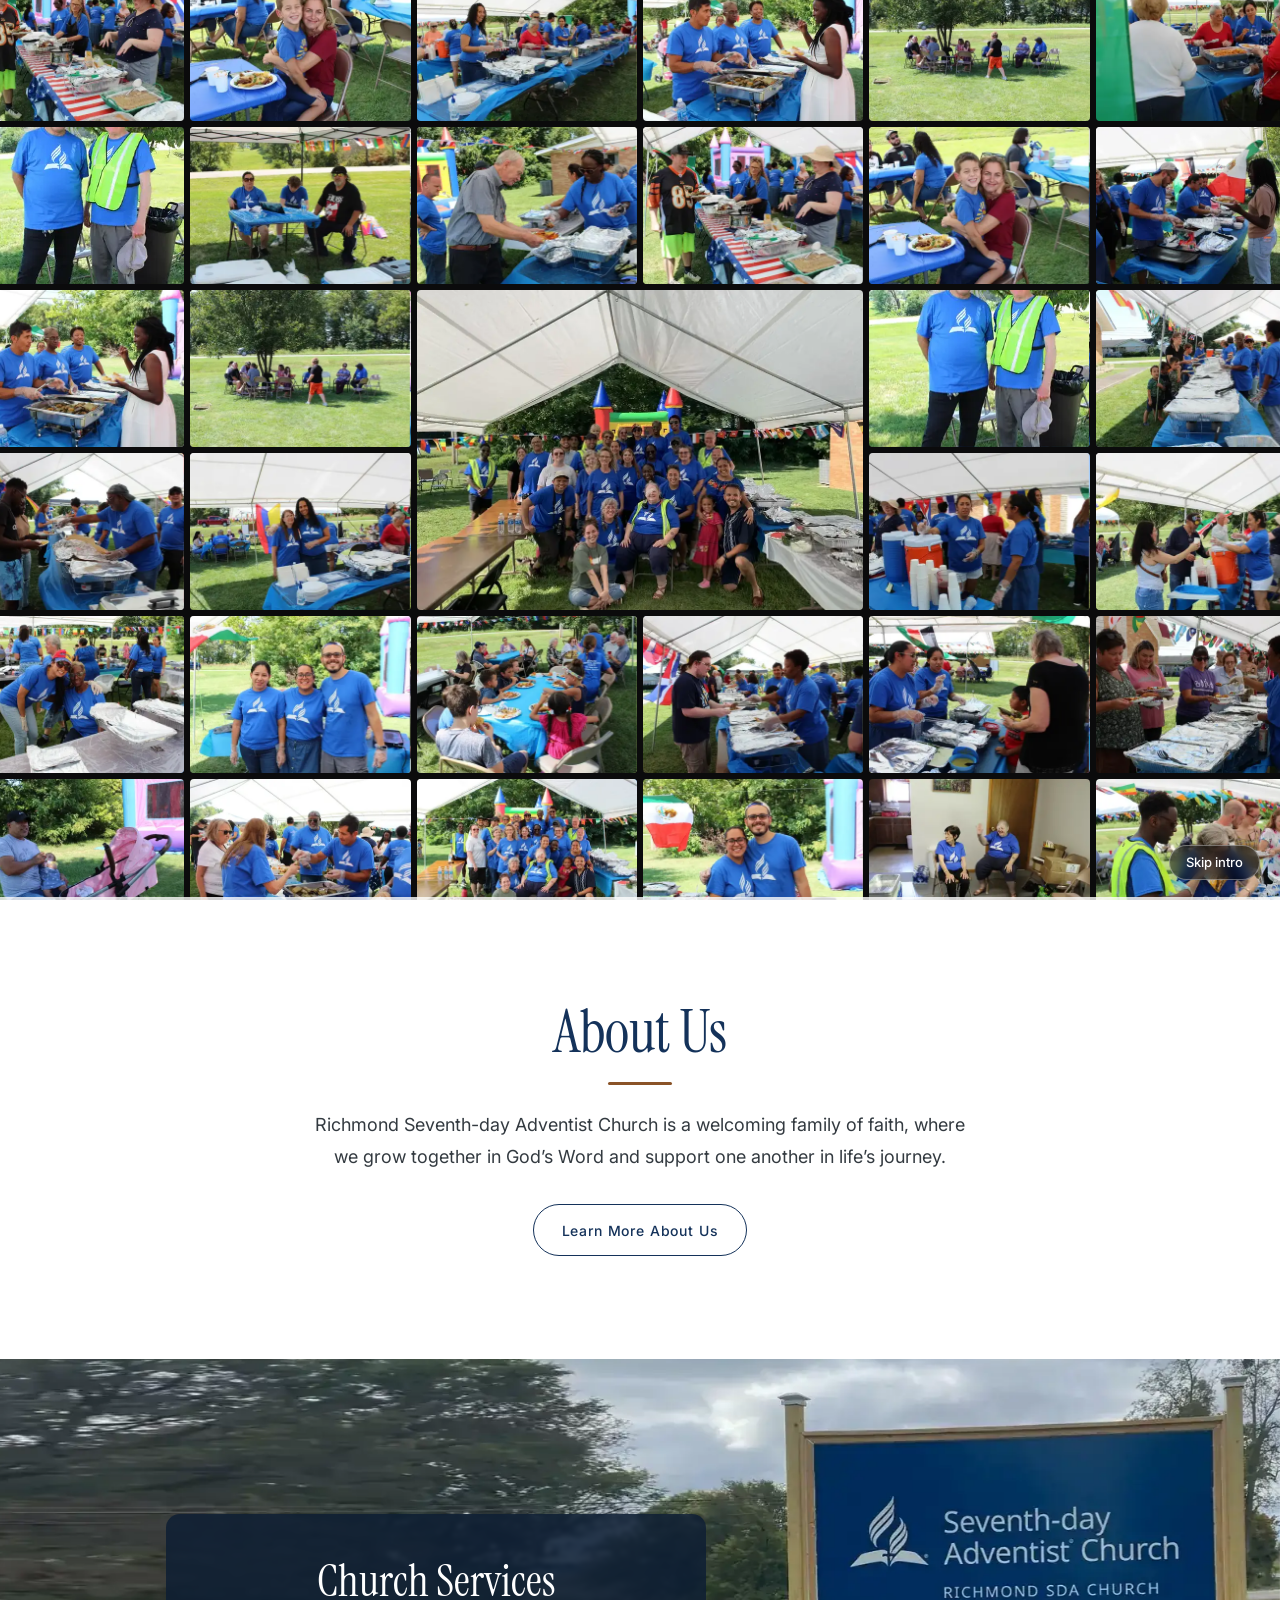
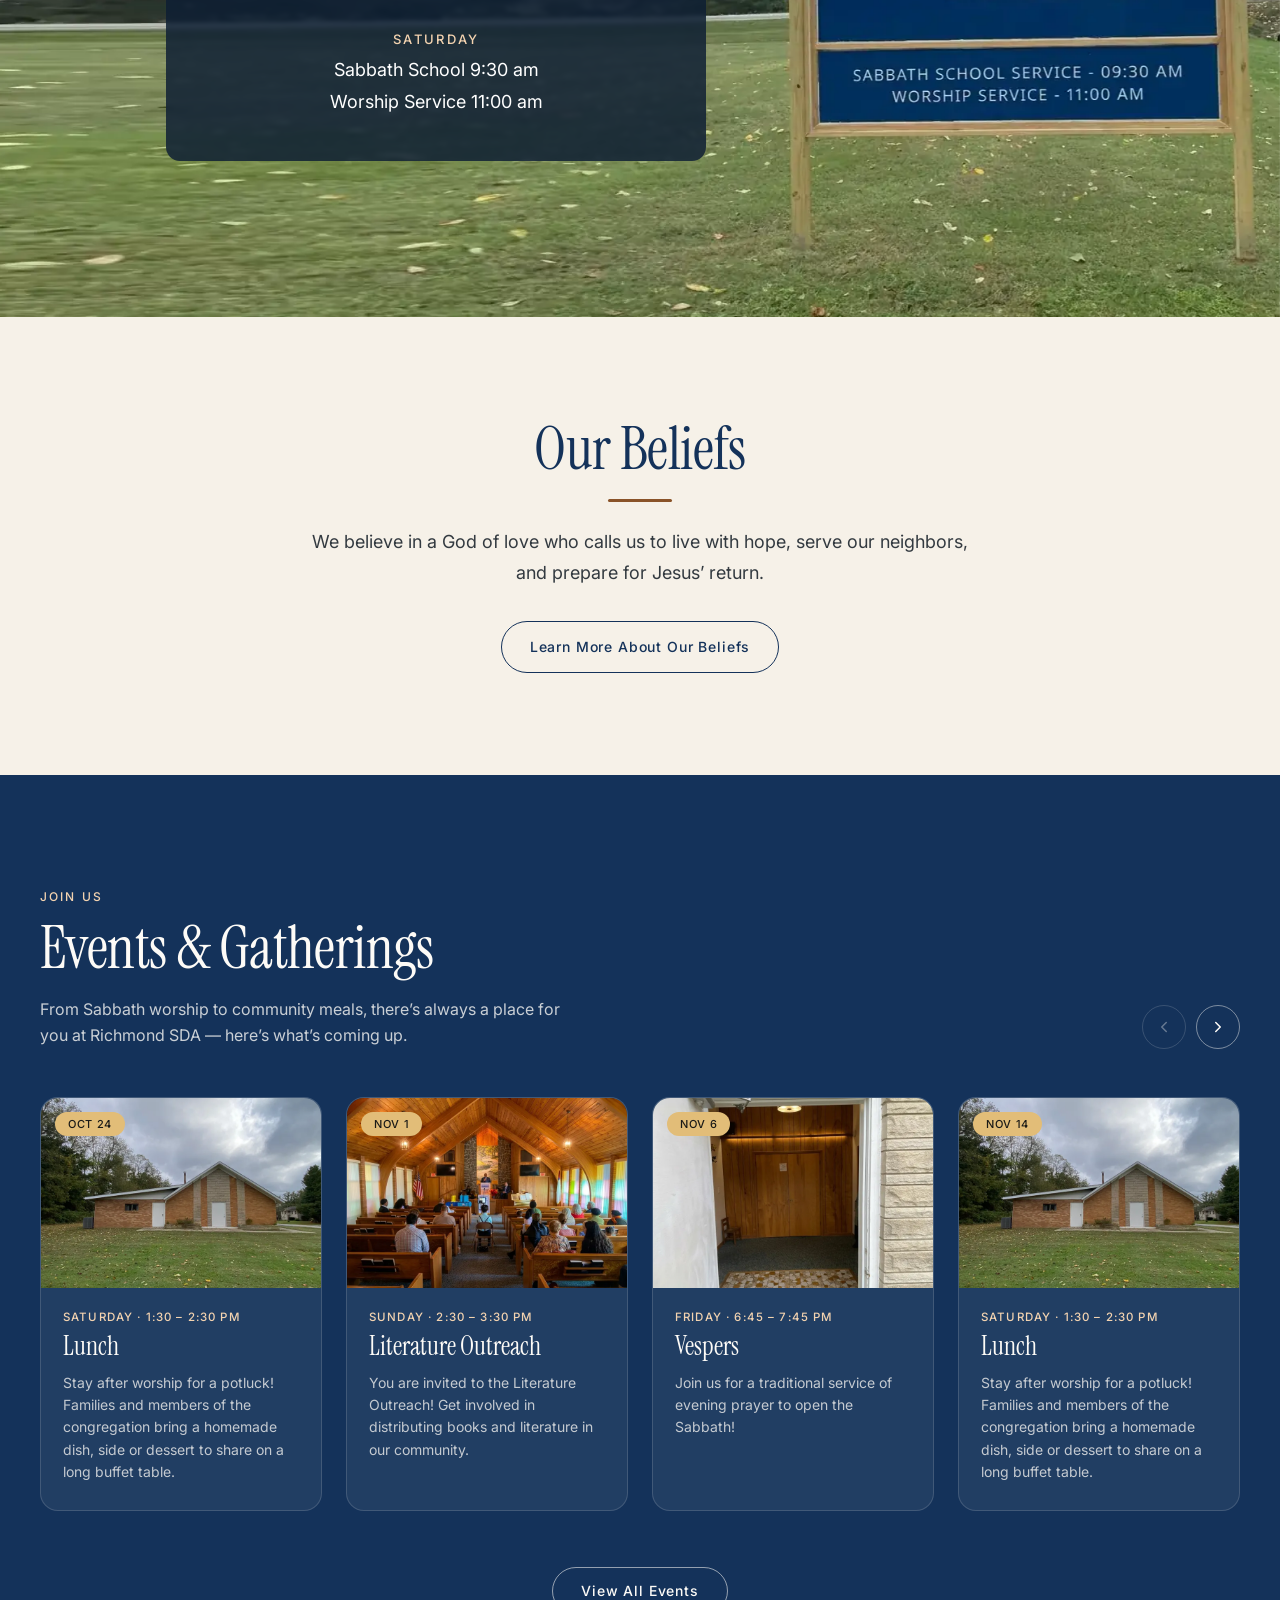
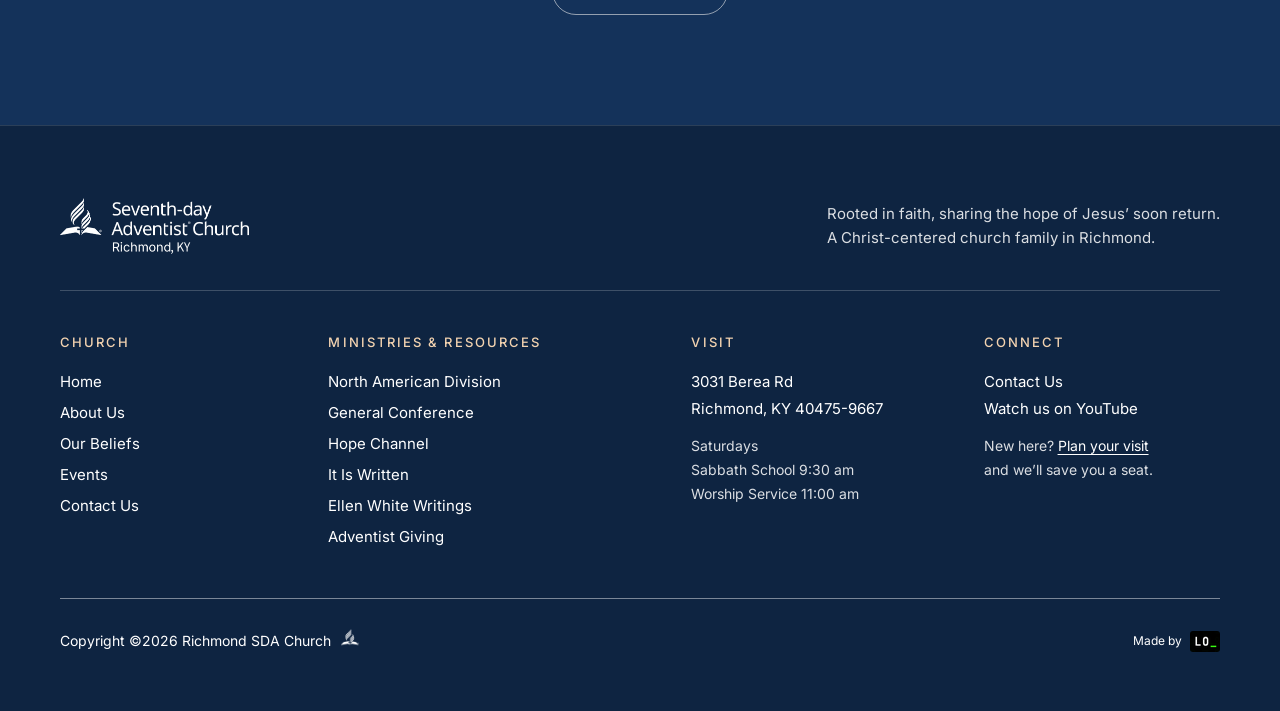
<file: index.html>
<!DOCTYPE html>
<html lang="en">
<head>
  <meta charset="UTF-8">
  <meta name="viewport" content="width=device-width, initial-scale=1">
  <link rel="icon" href="favicon.ico" sizes="48x48">
  <link rel="icon" href="img/icons/favicon-32.png" type="image/png" sizes="32x32">
  <link rel="icon" href="img/icons/icon-192.png" type="image/png" sizes="192x192">
  <link rel="apple-touch-icon" href="img/icons/apple-touch-icon.png">
  <link rel="manifest" href="site.webmanifest">
  <meta name="theme-color" content="#14325a">
  <!-- Link previews (Facebook, WhatsApp, iMessage, X, LinkedIn…) -->
  <link rel="canonical" href="https://oliver46.github.io/Richmond-ky-sda-church/">
  <meta property="og:type" content="website">
  <meta property="og:url" content="https://oliver46.github.io/Richmond-ky-sda-church/">
  <meta property="og:site_name" content="Richmond Seventh-day Adventist Church">
  <meta property="og:locale" content="en_US">
  <meta property="og:title" content="Richmond Seventh-day Adventist Church | Richmond, KY">
  <meta property="og:description" content="A welcoming, Christ-centered church family in Richmond, Kentucky. Join us every Saturday: Sabbath School 9:30 am and Worship Service 11:00 am at 3031 Berea Rd.">
  <meta property="og:image" content="https://oliver46.github.io/Richmond-ky-sda-church/img/og/og-home.jpg">
  <meta property="og:image:type" content="image/jpeg">
  <meta property="og:image:width" content="1200">
  <meta property="og:image:height" content="630">
  <meta property="og:image:alt" content="The Richmond Seventh-day Adventist Church logo over a softly blurred view of the sanctuary, with the words Welcome to our church family">
  <meta name="twitter:card" content="summary_large_image">
  <meta name="twitter:title" content="Richmond Seventh-day Adventist Church | Richmond, KY">
  <meta name="twitter:description" content="A welcoming, Christ-centered church family in Richmond, Kentucky. Join us every Saturday: Sabbath School 9:30 am and Worship Service 11:00 am at 3031 Berea Rd.">
  <meta name="twitter:image" content="https://oliver46.github.io/Richmond-ky-sda-church/img/og/og-home.jpg">
  <meta name="twitter:image:alt" content="The Richmond Seventh-day Adventist Church logo over a softly blurred view of the sanctuary, with the words Welcome to our church family">
  <title>Richmond Seventh-day Adventist Church | Richmond, KY</title>
  <meta name="description" content="A welcoming, Christ-centered church family in Richmond, Kentucky. Join us every Saturday: Sabbath School 9:30 am and Worship Service 11:00 am at 3031 Berea Rd.">

  <link rel="preconnect" href="https://fonts.googleapis.com">
  <link rel="preconnect" href="https://fonts.gstatic.com" crossorigin>
  <link rel="stylesheet" href="https://fonts.googleapis.com/css2?family=Instrument+Serif:ital@0;1&amp;family=Inter:wght@400;500&amp;display=swap">

  <!-- Background photo: preload so it paints with the headline -->
  <link rel="preload" as="image" href="img/richmond-sanctuary.webp" imagesrcset="img/richmond-sanctuary-960.webp 960w, img/richmond-sanctuary.webp 1195w" imagesizes="100vw" type="image/webp">

  <link rel="stylesheet" href="css/style.css?v=20261020">
  <!-- Structured data for search engines -->
  <script type="application/ld+json">
  {
    "@context": "https://schema.org",
    "@type": "Church",
    "name": "Richmond Seventh-day Adventist Church",
    "alternateName": "Richmond SDA Church",
    "url": "https://oliver46.github.io/Richmond-ky-sda-church/",
    "logo": "https://oliver46.github.io/Richmond-ky-sda-church/img/icons/icon-512.png",
    "image": "https://oliver46.github.io/Richmond-ky-sda-church/img/og/og-home.jpg",
    "description": "A Christ-centered, Bible-based Seventh-day Adventist church family in Richmond, Kentucky.",
    "address": {
      "@type": "PostalAddress",
      "streetAddress": "3031 Berea Rd",
      "addressLocality": "Richmond",
      "addressRegion": "KY",
      "postalCode": "40475",
      "addressCountry": "US"
    },
    "openingHoursSpecification": [
      { "@type": "OpeningHoursSpecification", "dayOfWeek": "https://schema.org/Saturday", "opens": "09:30", "closes": "12:30" }
    ],
    "event": [
      { "@type": "Event", "name": "Sabbath School", "eventSchedule": { "@type": "Schedule", "byDay": "https://schema.org/Saturday", "startTime": "09:30", "repeatFrequency": "P1W", "scheduleTimezone": "America/New_York" }, "location": { "@type": "Place", "name": "Richmond Seventh-day Adventist Church", "address": "3031 Berea Rd, Richmond, KY 40475" } },
      { "@type": "Event", "name": "Worship Service", "eventSchedule": { "@type": "Schedule", "byDay": "https://schema.org/Saturday", "startTime": "11:00", "repeatFrequency": "P1W", "scheduleTimezone": "America/New_York" }, "location": { "@type": "Place", "name": "Richmond Seventh-day Adventist Church", "address": "3031 Berea Rd, Richmond, KY 40475" } }
    ]
  }
  </script>
</head>
<body>
<a class="skip-link" href="#main">Skip to main content</a>
<script>
/* =====================================================================
   Intro photo collage (home page only)
   Self-contained: settings, styles and code are all here. It runs right
   away, before the page first paints, so it can cover the page.
   ===================================================================== */
(function () {
  "use strict";

  const INTRO = {
    duration: 7000,            // total length, ms
    fadeOut: 1400,             // overlay fade at the end, ms
    swapStart: 900,            // new photos start flipping in, ms
    swapEnd: 4000,             // last photo flips in, ms
    titleAt: 4200,             // church name fades in, ms
    oncePerSession: true,
    featured: "6436",          // always the large photo in the center
    folder: "img/image-collage/",
    titleFont: "https://fonts.googleapis.com/css2?family=Dancing+Script&display=swap",
    photos: [
      "3641", "3691", "3698", "3723", "3727", "3739", "3740", "3760", "3766", "3770", "3777",
      "3800", "3832", "3851", "3863", "3876", "3909", "3927", "3931", "3932", "3942", "3953",
      "3955", "3959", "3965", "3985", "3990", "3991", "3994", "4004", "4018", "4021", "4027",
      "4030", "4038", "4044", "4061", "4103", "4108", "4109", "4117", "4122", "6436"
    ]
  };

  const prefersReducedMotion = () => window.matchMedia("(prefers-reduced-motion: reduce)").matches;

  /** Create an element with an optional class and text. */
  function el(tag, className, text) {
    const node = document.createElement(tag);
    if (className) node.className = className;
    if (text != null) node.textContent = text;
    return node;
  }

  function shuffle(list) {
    const a = list.slice();
    for (let i = a.length - 1; i > 0; i--) {
      const j = Math.floor(Math.random() * (i + 1));
      [a[i], a[j]] = [a[j], a[i]];
    }
    return a;
  }

  const INTRO_CSS = `
    /* --ic-duration and --ic-fade are set on .ic from INTRO.duration / INTRO.fadeOut */
    .intro-active, .intro-active body { overflow: hidden; }
    .intro-active .reveal { animation-play-state: paused !important; }
    .hero__media img { transition: transform 2.4s cubic-bezier(.2, .7, .2, 1); }
    .intro-active .hero__media img { transform: scale(1.12); }

    .ic {
      position: fixed; inset: 0; z-index: 9999; overflow: hidden; background: #0b0b0c;
      transition: opacity var(--ic-fade) cubic-bezier(.4, 0, .2, 1), visibility 0s linear var(--ic-fade);
    }
    .ic.is-done { opacity: 0; visibility: hidden; pointer-events: none; }
    .ic.is-done .ic__grid {
      transform: scale(1.08) !important; filter: blur(10px) brightness(.8); animation: none;
      transition: transform var(--ic-fade) cubic-bezier(.4, 0, .2, 1), filter var(--ic-fade) ease;
    }
    .ic.is-done .ic__title, .ic.is-done .ic__skip, .ic.is-done .ic__bar { opacity: 0; transition: opacity .5s ease; }

    .ic__grid {
      position: absolute; inset: -4vmin; display: grid; gap: 6px;
      grid-template-columns: repeat(var(--cols), 1fr); grid-template-rows: repeat(var(--rows), 1fr);
      animation: ic-drift calc(var(--ic-duration) - var(--ic-fade)) linear forwards;
    }
    @keyframes ic-drift { from { transform: scale(1.12); } to { transform: scale(1); } }

    .ic__tile { position: relative; overflow: hidden; border-radius: 4px; background: #1a1a1c; }   /* visible from the start: never depends on an animation */
    .ic__tile--big { grid-column: span 2; grid-row: span 2; }
    .ic__tile img { position: absolute; inset: 0; display: block; width: 100%; height: 100%; object-fit: cover; }
    .ic__tile .ic__new { opacity: 0; transform: scale(1.18); }
    .ic__tile.is-in .ic__new { animation: ic-pop 1s cubic-bezier(.2, .8, .2, 1) forwards; }
    @keyframes ic-pop {
      0% { opacity: 0; transform: scale(1.18); filter: brightness(1.7); }
      55% { opacity: 1; }
      100% { opacity: 1; transform: scale(1); filter: brightness(1); }
    }

    .ic__scrim {
      position: absolute; inset: 0; opacity: 0; transition: opacity 1s ease;
      background: radial-gradient(ellipse at center, rgba(0, 0, 0, .25) 0%, rgba(0, 0, 0, .7) 100%);
    }
    .ic.is-title .ic__scrim { opacity: 1; }
    .ic__title {
      position: absolute; inset: 0; display: grid; place-content: center; padding: 24px;
      text-align: center; color: #fff; opacity: 0; transform: translateY(14px);
      transition: opacity 1s ease, transform 1s cubic-bezier(.2, .7, .2, 1);
    }
    .ic.is-title .ic__title { opacity: 1; transform: none; }
    .ic__brand { font-family: "Dancing Script", cursive; font-size: clamp(44px, 9vw, 110px); line-height: 1; text-shadow: 0 4px 30px rgba(0, 0, 0, .6); }
    .ic__sub { margin-top: 12px; font-family: var(--font-ui); font-size: clamp(11px, 1.4vw, 14px); letter-spacing: .28em; text-transform: uppercase; opacity: .85; }

    .ic__skip {
      position: absolute; right: 20px; bottom: 20px; z-index: 2; padding: 10px 16px;
      font: 500 13px/1 var(--font-ui); color: #fff; cursor: pointer;
      background: rgba(0, 0, 0, .45); border: 1px solid rgba(255, 255, 255, .35); border-radius: 999px;
      -webkit-backdrop-filter: blur(6px); backdrop-filter: blur(6px);
    }
    .ic__skip:hover { background: rgba(0, 0, 0, .65); }
    .ic__bar {
      position: absolute; left: 0; bottom: 0; z-index: 2; width: 100%; height: 3px;
      background: rgba(255, 255, 255, .8); transform-origin: left; transform: scaleX(0);
      animation: ic-bar calc(var(--ic-duration) - var(--ic-fade)) linear forwards;
    }
    @keyframes ic-bar { to { transform: scaleX(1); } }
  `;

  /* ---------------------------------------------------------------------
     Intro photo collage (~7 s)
        Opens full of photos, new photos flip in from the center outward,
        the church name fades in, then everything dissolves into the hero.
        Skippable (button / click / Esc / Enter / Space), respects
        prefers-reduced-motion, plays once per browser session.
        Its styles (INTRO_CSS) are added only while it plays.
     --------------------------------------------------------------------- */
  function initIntro() {
    const root = document.documentElement;

    let seen = false;
    try { seen = INTRO.oncePerSession && sessionStorage.getItem("introCollageSeen") === "1"; } catch (e) { /* storage blocked */ }
    if (seen || prefersReducedMotion()) return;

    // Title font, only downloaded when the intro actually plays
    document.head.appendChild(Object.assign(document.createElement("link"), { rel: "stylesheet", href: INTRO.titleFont }));
    const style = el("style");
    style.textContent = INTRO_CSS;
    document.head.appendChild(style);
    root.classList.add("intro-active");

    // Grid size from the screen: 3 / 4 / 6 columns, an even number of rows
    const w = window.innerWidth, h = window.innerHeight;
    const cols = w < 600 ? 3 : w < 1000 ? 4 : 6;
    let rows = Math.max(3, Math.round(cols * (h / w) * 1.25));
    if (rows % 2) rows += 1;

    // One big tile exactly in the middle (2×2, or full width on 3-column phones)
    const spanC = cols % 2 ? cols : 2, spanR = 2;
    const bigC = (cols - spanC) / 2, bigR = rows / 2 - 1;
    const cells = [];
    for (let r = 0; r < rows; r++) {
      for (let c = 0; c < cols; c++) {
        const inBig = r >= bigR && r < bigR + spanR && c >= bigC && c < bigC + spanC;
        if (r === bigR && c === bigC) cells.push({ r: r + (spanR - 1) / 2, c: c + (spanC - 1) / 2, big: true });
        else if (!inBig) cells.push({ r, c, big: false });
      }
    }

    // Flip order: closest to the center first, with a little randomness
    const cr = (rows - 1) / 2, cc = (cols - 1) / 2;
    cells.forEach((cell) => { cell.d = Math.hypot(cell.r - cr, (cell.c - cc) * (h / w) * 1.25) + Math.random() * 0.6; });
    const order = cells.slice().sort((a, b) => a.d - b.d);
    const step = (INTRO.swapEnd - INTRO.swapStart) / Math.max(1, order.length - 1);
    order.forEach((cell, k) => { cell.delay = INTRO.swapStart + k * step; });

    // DOM
    const pics = shuffle(INTRO.photos.filter((n) => n !== INTRO.featured));
    const thumb = (n) => INTRO.folder + "thumbs/collage-" + n + ".webp";

    const overlay = el("div", "ic");
    overlay.setAttribute("role", "region");
    overlay.setAttribute("aria-label", "Welcome photo collage");
    overlay.style.setProperty("--ic-duration", INTRO.duration + "ms");
    overlay.style.setProperty("--ic-fade", INTRO.fadeOut + "ms");

    const grid = el("div", "ic__grid");
    grid.style.setProperty("--cols", cols);
    grid.style.setProperty("--rows", rows);

    cells.forEach((cell, k) => {
      const tile = el("div", "ic__tile" + (cell.big ? " ic__tile--big" : ""));
      const first = Object.assign(new Image(), { alt: "" });
      first.fetchPriority = "high";

      if (cell.big) {                                      // featured photo: full size, stays put
        tile.style.gridColumn = "span " + spanC;
        tile.style.gridRow = "span " + spanR;
        first.src = INTRO.folder + "collage-" + INTRO.featured + ".webp";
        tile.appendChild(first);
      } else {                                             // small tile: a thumbnail, then a second one flips in
        const a = pics[k % pics.length];
        let b = pics[(k + cells.length) % pics.length];
        if (b === a) b = pics[(k + 7) % pics.length];
        first.src = thumb(a);
        const next = Object.assign(new Image(), { alt: "", className: "ic__new", decoding: "async", src: thumb(b) });
        tile.append(first, next);
      }
      grid.appendChild(tile);
      cell.el = tile;
    });

    const title = el("div", "ic__title");
    title.append(el("div", "ic__brand", "Richmond SDA"), el("div", "ic__sub", "Iglesia Adventista de Richmond"));
    const skip = el("button", "ic__skip", "Skip intro");
    skip.type = "button";
    overlay.append(grid, el("div", "ic__scrim"), title, skip, el("div", "ic__bar"));

    // Timeline
    const timers = [];
    const at = (ms, fn) => timers.push(setTimeout(fn, ms));
    let finished = false;

    function finish() {
      if (finished) return;
      finished = true;
      timers.forEach(clearTimeout);
      overlay.classList.add("is-done");
      // Hero photo settles (zoom 1.12 → 1) while the collage dissolves;
      // the hero text starts animating partway through the fade.
      const heroImg = document.querySelector(".hero__media img");
      if (heroImg) heroImg.style.transform = "scale(1)";
      setTimeout(() => {
        root.classList.remove("intro-active");
        if (heroImg) heroImg.style.transform = "";
      }, Math.round(INTRO.fadeOut * 0.45));
      try { sessionStorage.setItem("introCollageSeen", "1"); } catch (e) { /* storage blocked */ }
      setTimeout(() => { overlay.remove(); style.remove(); }, INTRO.fadeOut + 100);
      document.removeEventListener("keydown", onKey);
    }
    function onKey(e) {
      if (e.key === "Escape" || e.key === "Enter" || e.key === " ") finish();
    }

    document.body.prepend(overlay);
    skip.addEventListener("click", finish);
    overlay.addEventListener("click", finish);
    document.addEventListener("keydown", onKey);

    order.forEach((cell) => at(cell.delay, () => cell.el.classList.add("is-in")));
    at(INTRO.titleAt, () => overlay.classList.add("is-title"));
    at(INTRO.duration - INTRO.fadeOut, finish);
  }

  initIntro();
})();
</script>

<section class="hero" aria-labelledby="hero-title">
  <div class="hero__media" aria-hidden="true">
    <img src="img/richmond-sanctuary.webp" srcset="img/richmond-sanctuary-960.webp 960w, img/richmond-sanctuary.webp 1195w" sizes="100vw" alt="" width="1195" height="896" fetchpriority="high" decoding="async">
  </div>

  <header>
    <nav class="nav" aria-label="Main">
      <a class="nav__brand" href="#"><img src="img/richmond-sda-logo-300.webp" srcset="img/richmond-sda-logo-300.webp 300w, img/richmond-sda-logo-600.webp 600w" sizes="160px" width="300" height="89" alt="Richmond Seventh-day Adventist Church — Home"></a>

      <ul class="nav__links">
        <li><a href="index.html" aria-current="page">Home</a></li>
        <li><a href="about.html">About</a></li>
        <li><a href="#services">Services</a></li>
        <li><a href="beliefs.html">Our Beliefs</a></li>
        <li><a href="events.html">Events</a></li>
        <li><a href="https://adventistgiving.org/donate" target="_blank" rel="noopener noreferrer">Adventist Giving<span class="visually-hidden"> (opens in a new tab)</span></a></li>
      </ul>

      <a class="btn btn--white nav__cta" href="contact.html">Contact Us</a>

      <button class="nav__toggle" type="button" aria-expanded="false" aria-controls="mobile-menu" aria-label="Open menu">
        <svg viewBox="0 0 24 24" fill="none" stroke="currentColor" stroke-width="1.6" stroke-linecap="round" aria-hidden="true"><path d="M4 7h16M4 12h16M4 17h16"/></svg>
      </button>
    </nav>
  </header>

  <div class="hero__content">
    <p class="hero__pill reveal"><span class="hero__pill-dot" aria-hidden="true"></span>Richmond Seventh-day Adventist Church · Sabbath Worship</p>

    <h1 class="hero__title reveal reveal--2" id="hero-title">Welcome to Our Richmond SDA <em>church family.</em></h1>

    <p class="hero__text reveal reveal--3">
      Experience the warmth of our community, rooted in faith and the hope of Jesus’ soon return.
      Whether you are looking for a spiritual family, seeking life-changing Bible truth, or searching
      for healing, we invite you to join us this Sabbath to worship in our sanctuary of peace.
    </p>

    <div class="hero__actions reveal reveal--4">
      <!-- Add the bulletin and YouTube URLs in href when they are ready -->
      <a class="btn btn--white" href="#">BULLETIN</a>
      <a class="btn btn--glass" href="#">WATCH US ON YOUTUBE</a>
    </div>
  </div>

  <p class="hero__scroll" aria-hidden="true">Scroll</p>
</section>

<main class="site" id="main" tabindex="-1">

  <!-- About Us -->
  <section class="block" id="about" aria-labelledby="about-title">
    <div class="block__inner">
      <h2 id="about-title">About Us</h2>
      <p>Richmond Seventh-day Adventist Church is a welcoming family of faith, where we grow together in God’s Word and support one another in life’s journey.</p>
      <a href="about.html" class="btn btn--navy-outline btn--lg">Learn More About Us</a>
    </div>
  </section>

  <!-- Parallax: Church Services -->
  <section class="parallax parallax--left parallax--sign" id="services" aria-labelledby="services-title">
    <img class="parallax__img" src="img/home-services-sign.webp" srcset="img/home-services-sign-960.webp 960w, img/home-services-sign.webp 1600w" sizes="100vw" alt="" width="1600" height="896" aria-hidden="true" loading="lazy" decoding="async">
    <div class="parallax__box">
      <h2 id="services-title">Church Services</h2>
      <dl class="schedule">
        <dt>Saturday</dt>
        <dd>Sabbath School 9:30 am</dd>
        <dd>Worship Service 11:00 am</dd>
      </dl>
    </div>
  </section>

  <!-- Our Beliefs -->
  <section class="block block--cream" id="beliefs" aria-labelledby="beliefs-title">
    <div class="block__inner">
      <h2 id="beliefs-title">Our Beliefs</h2>
      <p>We believe in a God of love who calls us to live with hope, serve our neighbors, and prepare for Jesus’ return.</p>
      <a href="beliefs.html" class="btn btn--navy-outline btn--lg">Learn More About Our Beliefs</a>
    </div>
  </section>

  <!-- Events -->
  <!-- Cards copied from the "Richmond SDA Events" Google Calendar (Oct 19, 2026). Once an API key is added in GOOGLE_CALENDAR (js/main.js), they update automatically. -->
  <section class="events" id="events" aria-labelledby="events-title">
    <div class="events__inner">
      <span class="kicker">Join Us</span>
      <div class="events__head">
        <div>
          <h2 class="events__heading" id="events-title">Events &amp; Gatherings</h2>
          <p class="events__copy">From Sabbath worship to community meals, there’s always a place for you at Richmond SDA — here’s what’s coming up.</p>
        </div>
        <div class="events__controls">
          <button class="round-btn" type="button" data-events-prev aria-label="Previous events" aria-controls="events-track">
            <svg viewBox="0 0 24 24" fill="none" stroke="currentColor" stroke-width="2" stroke-linecap="round" stroke-linejoin="round" aria-hidden="true"><path d="M15 18l-6-6 6-6"/></svg>
          </button>
          <button class="round-btn" type="button" data-events-next aria-label="Next events" aria-controls="events-track">
            <svg viewBox="0 0 24 24" fill="none" stroke="currentColor" stroke-width="2" stroke-linecap="round" stroke-linejoin="round" aria-hidden="true"><path d="M9 18l6-6-6-6"/></svg>
          </button>
        </div>
      </div>

      <ul class="events-track" id="events-track" tabindex="0" aria-label="Upcoming events">
      <li class="event-card">
        <div class="event-card__media">
          <img src="https://drive.google.com/thumbnail?id=1e7Slp8QyajPbzDQFJaaUexsEQycYmVsB&amp;sz=w800" data-fallback="img/events/event-fellowship-lunch.webp" referrerpolicy="no-referrer" alt="" width="800" height="600" loading="lazy" decoding="async">
          <span class="event-card__badge">Oct 24</span>
        </div>
        <div class="event-card__body">
          <span class="event-card__when">Saturday · 1:30 – 2:30 pm</span>
          <h3 class="event-card__title">Lunch</h3>
          <p class="event-card__copy">Stay after worship for a potluck! Families and members of the congregation bring a homemade dish, side or dessert to share on a long buffet table.</p>
        </div>
      </li>
      <li class="event-card">
        <div class="event-card__media">
          <img src="https://drive.google.com/thumbnail?id=1FRkNsjysxj12OIXp-Y28m-Ewd3aVOHEn&amp;sz=w800" data-fallback="img/events/event-sabbath-worship.webp" referrerpolicy="no-referrer" alt="" width="800" height="600" loading="lazy" decoding="async">
          <span class="event-card__badge">Nov 1</span>
        </div>
        <div class="event-card__body">
          <span class="event-card__when">Sunday · 2:30 – 3:30 pm</span>
          <h3 class="event-card__title">Literature Outreach</h3>
          <p class="event-card__copy">You are invited to the Literature Outreach! Get involved in distributing books and literature in our community.</p>
        </div>
      </li>
      <li class="event-card">
        <div class="event-card__media">
          <img src="https://drive.google.com/thumbnail?id=1EkN6BgUvYrlj-PbvJrZyy6bgzm9NRuwU&amp;sz=w800" data-fallback="img/events/event-vespers.webp" referrerpolicy="no-referrer" alt="" width="800" height="600" loading="lazy" decoding="async">
          <span class="event-card__badge">Nov 6</span>
        </div>
        <div class="event-card__body">
          <span class="event-card__when">Friday · 6:45 – 7:45 pm</span>
          <h3 class="event-card__title">Vespers</h3>
          <p class="event-card__copy">Join us for a traditional service of evening prayer to open the Sabbath!</p>
        </div>
      </li>
      <li class="event-card">
        <div class="event-card__media">
          <img src="https://drive.google.com/thumbnail?id=1e7Slp8QyajPbzDQFJaaUexsEQycYmVsB&amp;sz=w800" data-fallback="img/events/event-fellowship-lunch.webp" referrerpolicy="no-referrer" alt="" width="800" height="600" loading="lazy" decoding="async">
          <span class="event-card__badge">Nov 14</span>
        </div>
        <div class="event-card__body">
          <span class="event-card__when">Saturday · 1:30 – 2:30 pm</span>
          <h3 class="event-card__title">Lunch</h3>
          <p class="event-card__copy">Stay after worship for a potluck! Families and members of the congregation bring a homemade dish, side or dessert to share on a long buffet table.</p>
        </div>
      </li>
      <li class="event-card">
        <div class="event-card__media">
          <img src="https://drive.google.com/thumbnail?id=1FRkNsjysxj12OIXp-Y28m-Ewd3aVOHEn&amp;sz=w800" data-fallback="img/events/event-sabbath-worship.webp" referrerpolicy="no-referrer" alt="" width="800" height="600" loading="lazy" decoding="async">
          <span class="event-card__badge">Dec 5</span>
        </div>
        <div class="event-card__body">
          <span class="event-card__when">Saturday · 1:30 – 2:30 pm</span>
          <h3 class="event-card__title">Literature Outreach</h3>
          <p class="event-card__copy">You are invited to the Literature Outreach! Get involved in distributing books and literature in our community.</p>
        </div>
      </li>
      </ul>

      <div class="events__cta">
        <a href="events.html" class="btn btn--outline-light">View All Events</a>
      </div>
    </div>
  </section>

</main>

<footer class="footer">
  <div class="footer__inner">
    <div class="footer__brand">
      <a href="#" class="footer__logo"><img src="img/richmond-sda-logo.webp" alt="Richmond Seventh-day Adventist Church — Home" width="1500" height="445" loading="lazy"></a>
      <p>Rooted in faith, sharing the hope of Jesus’ soon return.<br>A Christ-centered church family in Richmond.</p>
    </div>

    <div class="footer__grid">
      <nav aria-labelledby="f-church">
        <h2 class="footer__heading" id="f-church">Church</h2>
        <ul>
          <li><a href="#" aria-current="page">Home</a></li>
          <li><a href="about.html">About Us</a></li>
          <li><a href="beliefs.html">Our Beliefs</a></li>
          <li><a href="events.html">Events</a></li>
          <li><a href="contact.html">Contact Us</a></li>
        </ul>
      </nav>
      <nav aria-labelledby="f-resources">
        <h2 class="footer__heading" id="f-resources">Ministries &amp; Resources</h2>
        <ul>
          <li><a href="https://www.nadadventist.org/" target="_blank" rel="noopener">North American Division<span class="visually-hidden"> (opens in a new tab)</span></a></li>
          <li><a href="https://www.adventist.org/" target="_blank" rel="noopener">General Conference<span class="visually-hidden"> (opens in a new tab)</span></a></li>
          <li><a href="https://www.hopetv.org/" target="_blank" rel="noopener">Hope Channel<span class="visually-hidden"> (opens in a new tab)</span></a></li>
          <li><a href="https://www.itiswritten.com/" target="_blank" rel="noopener">It Is Written<span class="visually-hidden"> (opens in a new tab)</span></a></li>
          <li><a href="https://egwwritings.org/" target="_blank" rel="noopener">Ellen White Writings<span class="visually-hidden"> (opens in a new tab)</span></a></li>
          <li><a href="https://adventistgiving.org/donate" target="_blank" rel="noopener">Adventist Giving<span class="visually-hidden"> (opens in a new tab)</span></a></li>
        </ul>
      </nav>
      <div>
        <h2 class="footer__heading">Visit</h2>
        <address>
          <a href="https://www.google.com/maps/dir/?api=1&amp;destination=3031+Berea+Rd%2C+Richmond%2C+KY+40475" target="_blank" rel="noopener">3031 Berea Rd<br>Richmond, KY 40475-9667<span class="visually-hidden"> (directions open in a new tab)</span></a>
        </address>
        <p class="footer__note">Saturdays<br>Sabbath School 9:30 am<br>Worship Service 11:00 am</p>
      </div>
      <div>
        <h2 class="footer__heading">Connect</h2>
        <!-- Add the church phone number here, e.g. <p><a href="tel:+1XXXXXXXXXX">(XXX) XXX-XXXX</a></p> -->
        <p><a href="contact.html">Contact Us</a></p>
        <p><a href="#">Watch us on YouTube</a></p>
        <p class="footer__note">New here? <a href="contact.html">Plan your visit</a><br>and we’ll save you a seat.</p>
      </div>
    </div>

    <div class="footer__bottom">
      <p class="footer__copy">Copyright ©2026 Richmond SDA Church
        <span class="footer__mark"><img src="img/richmond-sda-logo.webp" alt="" width="1500" height="445" loading="lazy"></span></p>
      <p class="footer__made"><a class="footer__credit remove-decoration" href="https://www.leonoliver.com/" target="_blank" rel="noopener"><span class="footer__credit-text">Made by</span><picture><source srcset="img/leonoliver-logo-30.webp 30w, img/leonoliver-logo-48.webp 48w" sizes="30px" type="image/webp"><img src="img/leonoliver-logo-30.png" srcset="img/leonoliver-logo-30.png 30w, img/leonoliver-logo-48.png 48w" sizes="30px" width="30" height="21" alt="Leon Oliver" loading="lazy" decoding="async"></picture><span class="visually-hidden"> (opens in a new tab)</span></a></p>
    </div>
  </div>
</footer>

<!-- Mobile menu -->
<div class="menu" id="mobile-menu" role="dialog" aria-modal="true" aria-label="Menu" hidden>
  <div class="menu__top">
    <a class="nav__brand" href="#"><img src="img/richmond-sda-logo-300.webp" srcset="img/richmond-sda-logo-300.webp 300w, img/richmond-sda-logo-600.webp 600w" sizes="160px" width="300" height="89" alt="Richmond Seventh-day Adventist Church — Home"></a>
    <button class="nav__toggle" type="button" data-menu-close aria-label="Close menu">
      <svg viewBox="0 0 24 24" fill="none" stroke="currentColor" stroke-width="1.6" stroke-linecap="round" aria-hidden="true"><path d="M6 6l12 12M18 6L6 18"/></svg>
    </button>
  </div>
  <ul class="menu__links">
    <li><a href="index.html" aria-current="page">Home</a></li>
    <li><a href="about.html">About</a></li>
    <li><a href="#services">Services</a></li>
    <li><a href="beliefs.html">Our Beliefs</a></li>
    <li><a href="events.html">Events</a></li>
    <li><a href="https://adventistgiving.org/donate" target="_blank" rel="noopener noreferrer">Adventist Giving<span class="visually-hidden"> (opens in a new tab)</span></a></li>
  </ul>
  <a class="btn btn--white" href="contact.html">Contact Us</a>
</div>

<script src="js/main.js?v=20261020" defer></script>
</body>
</html>
</file>
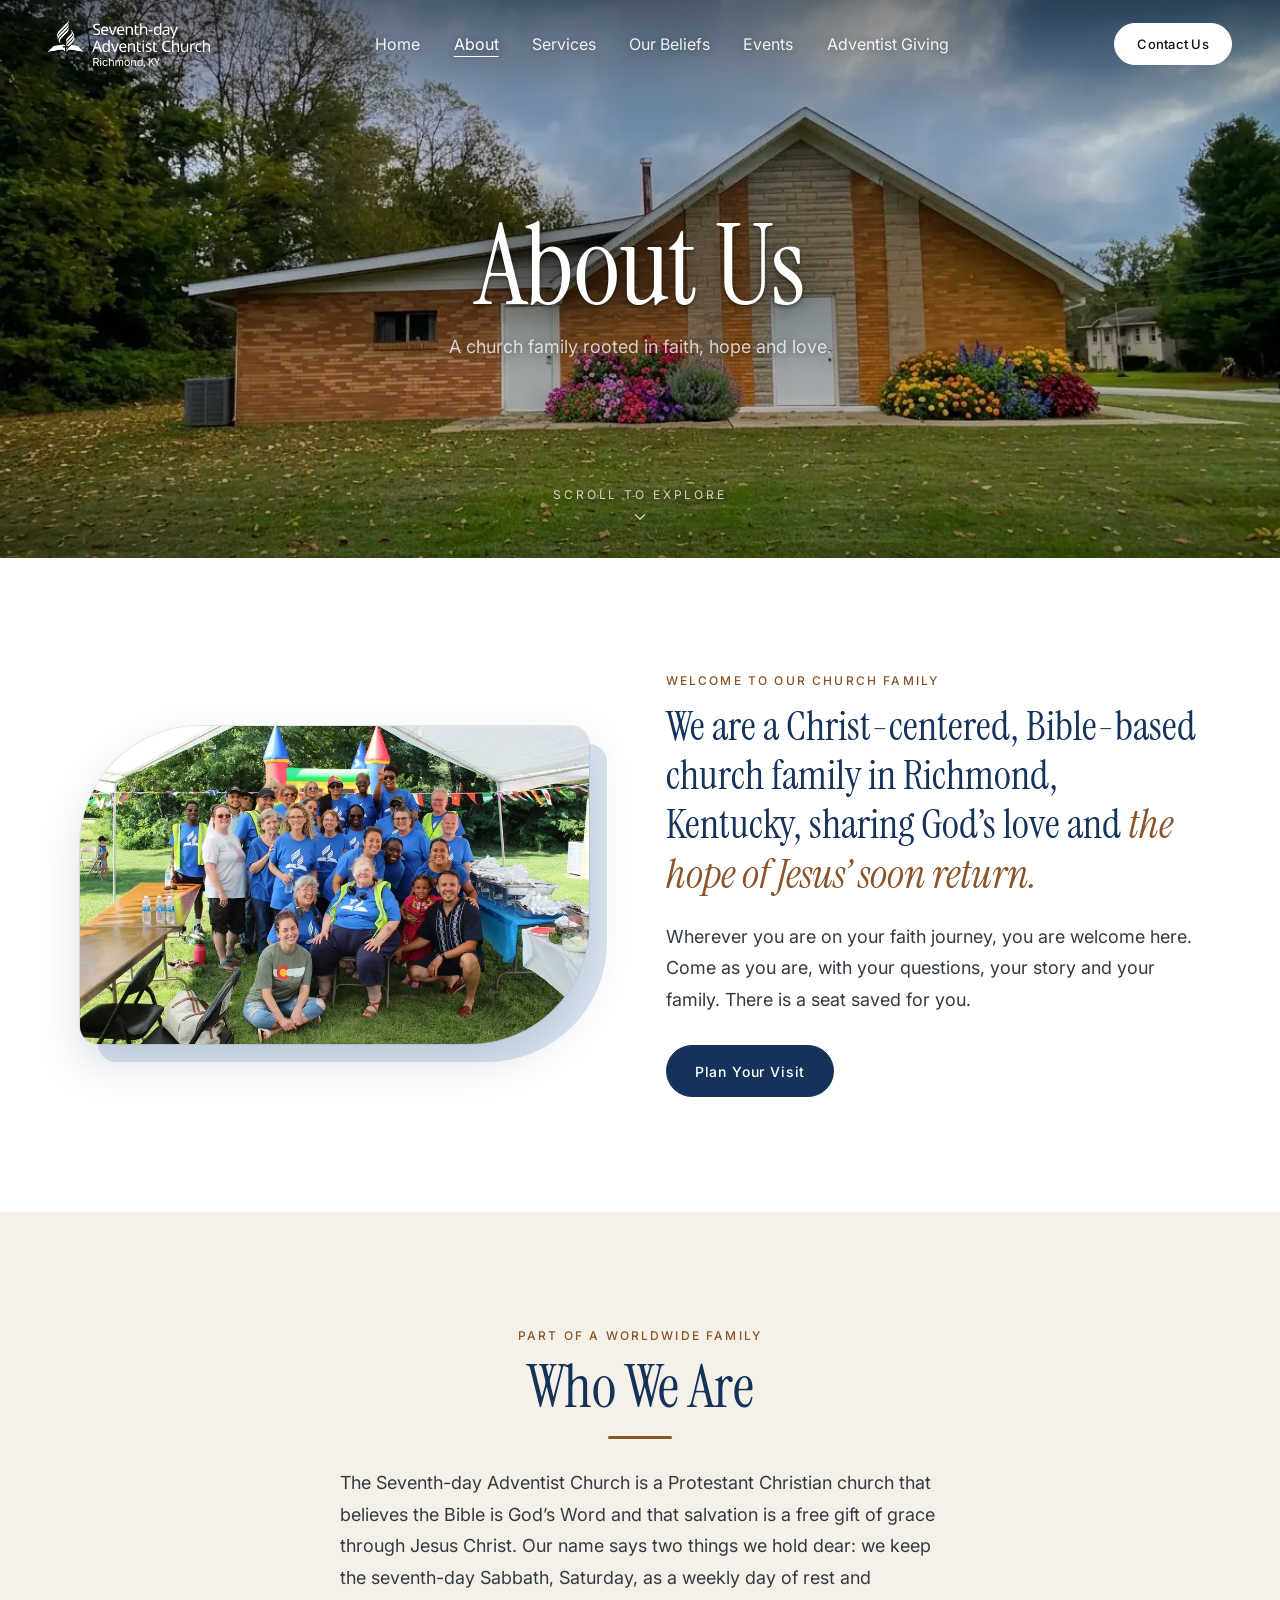
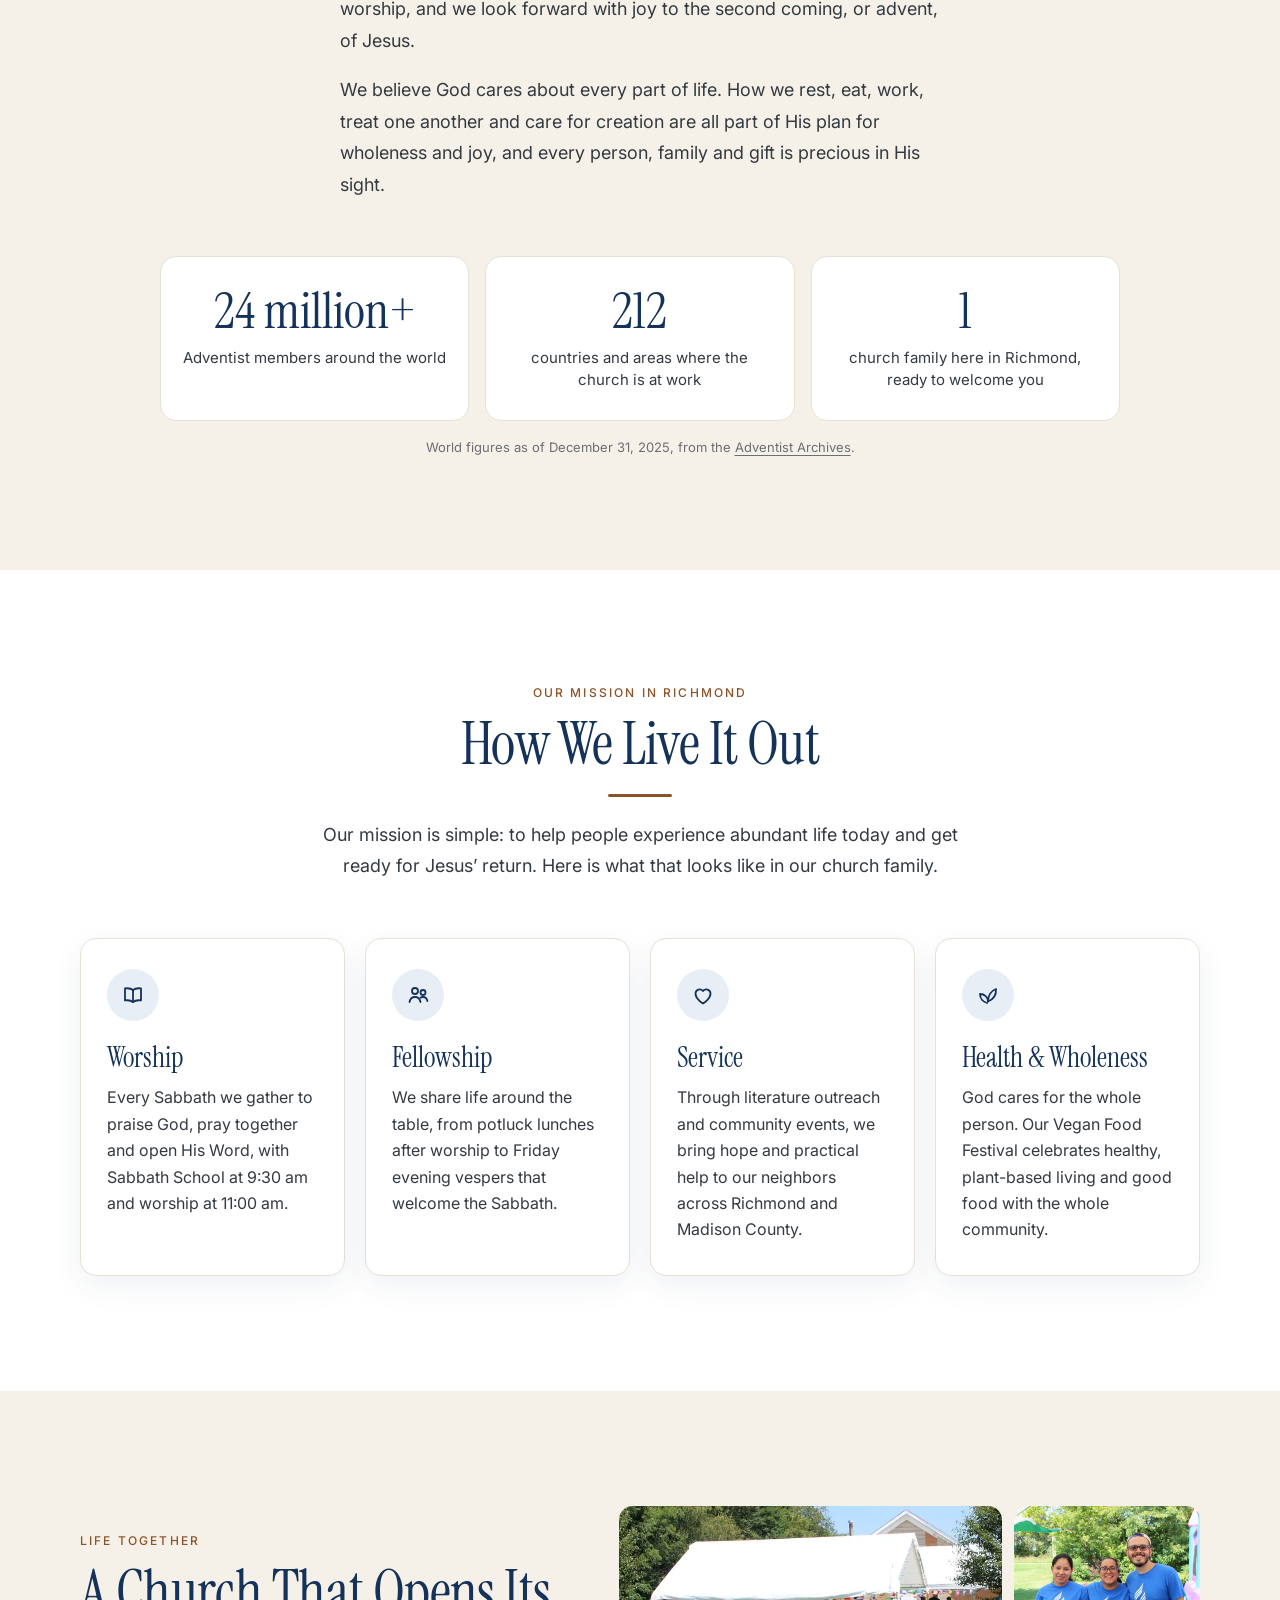
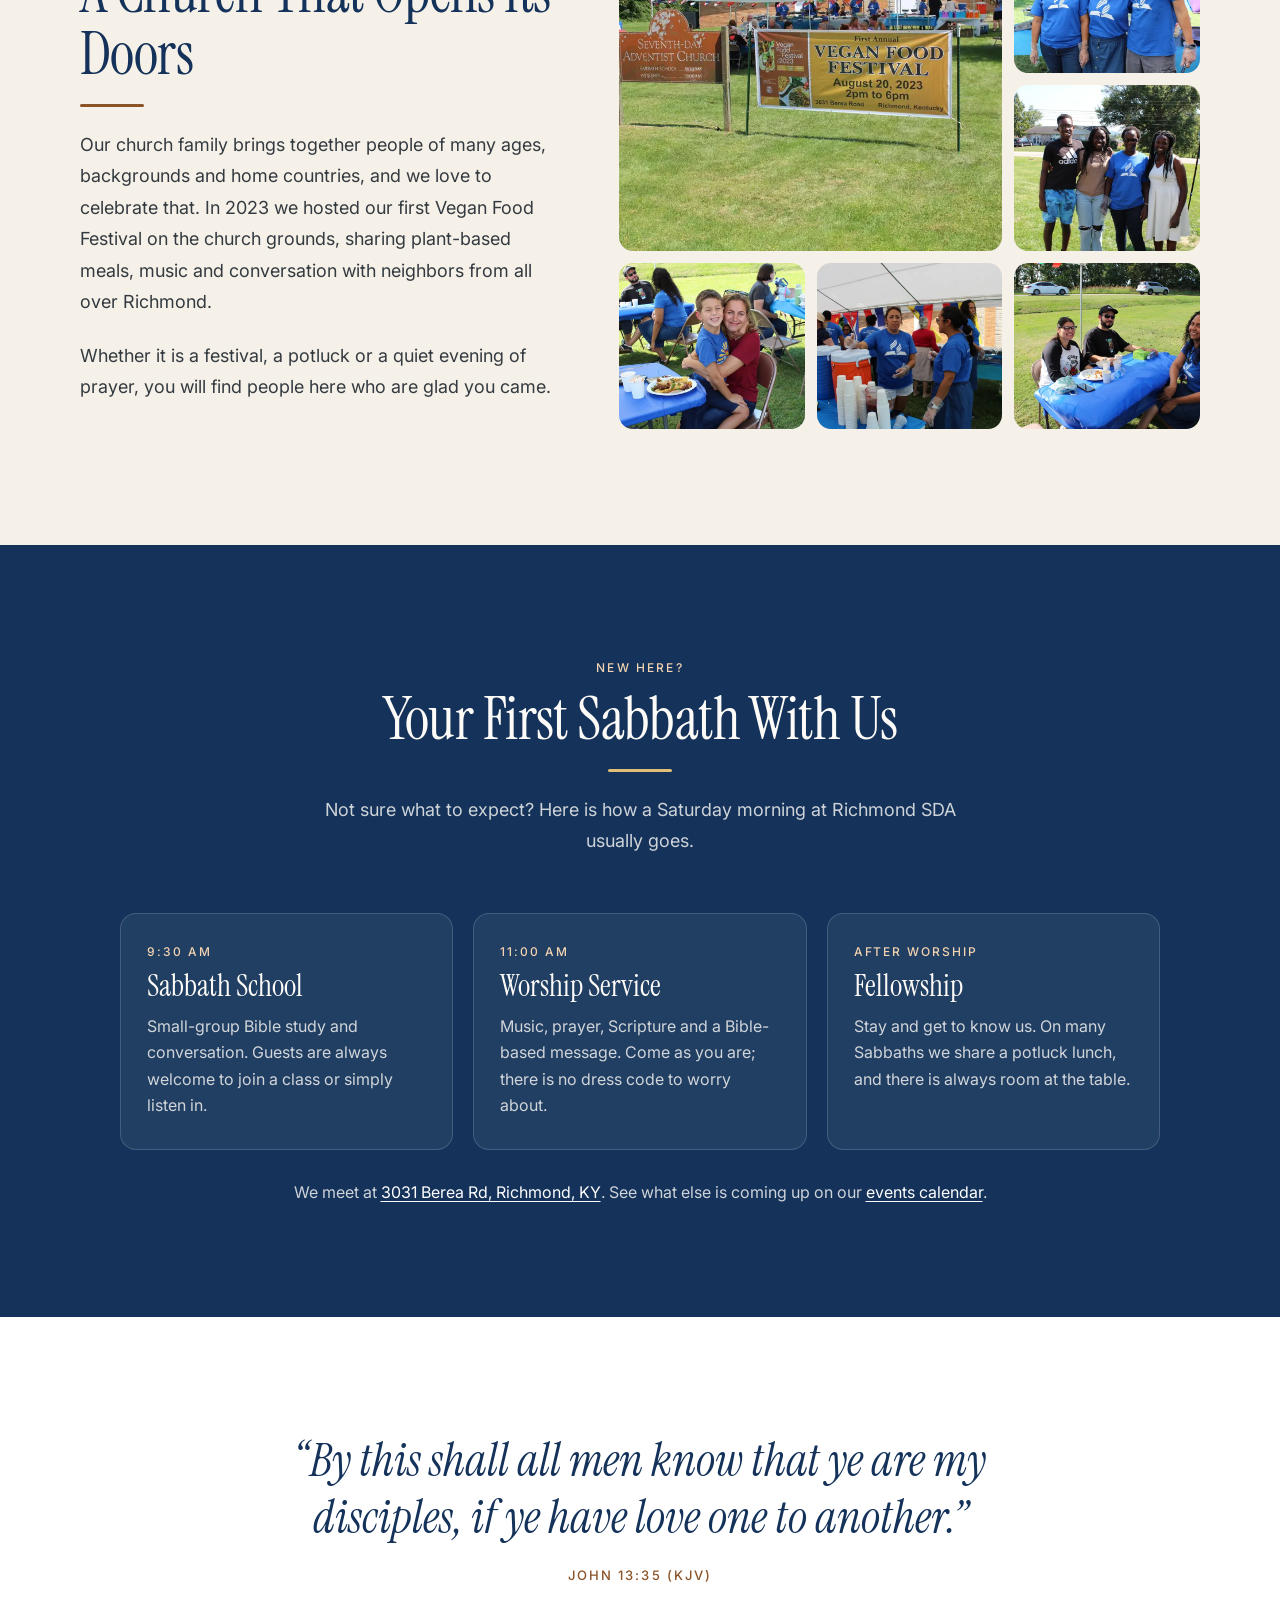
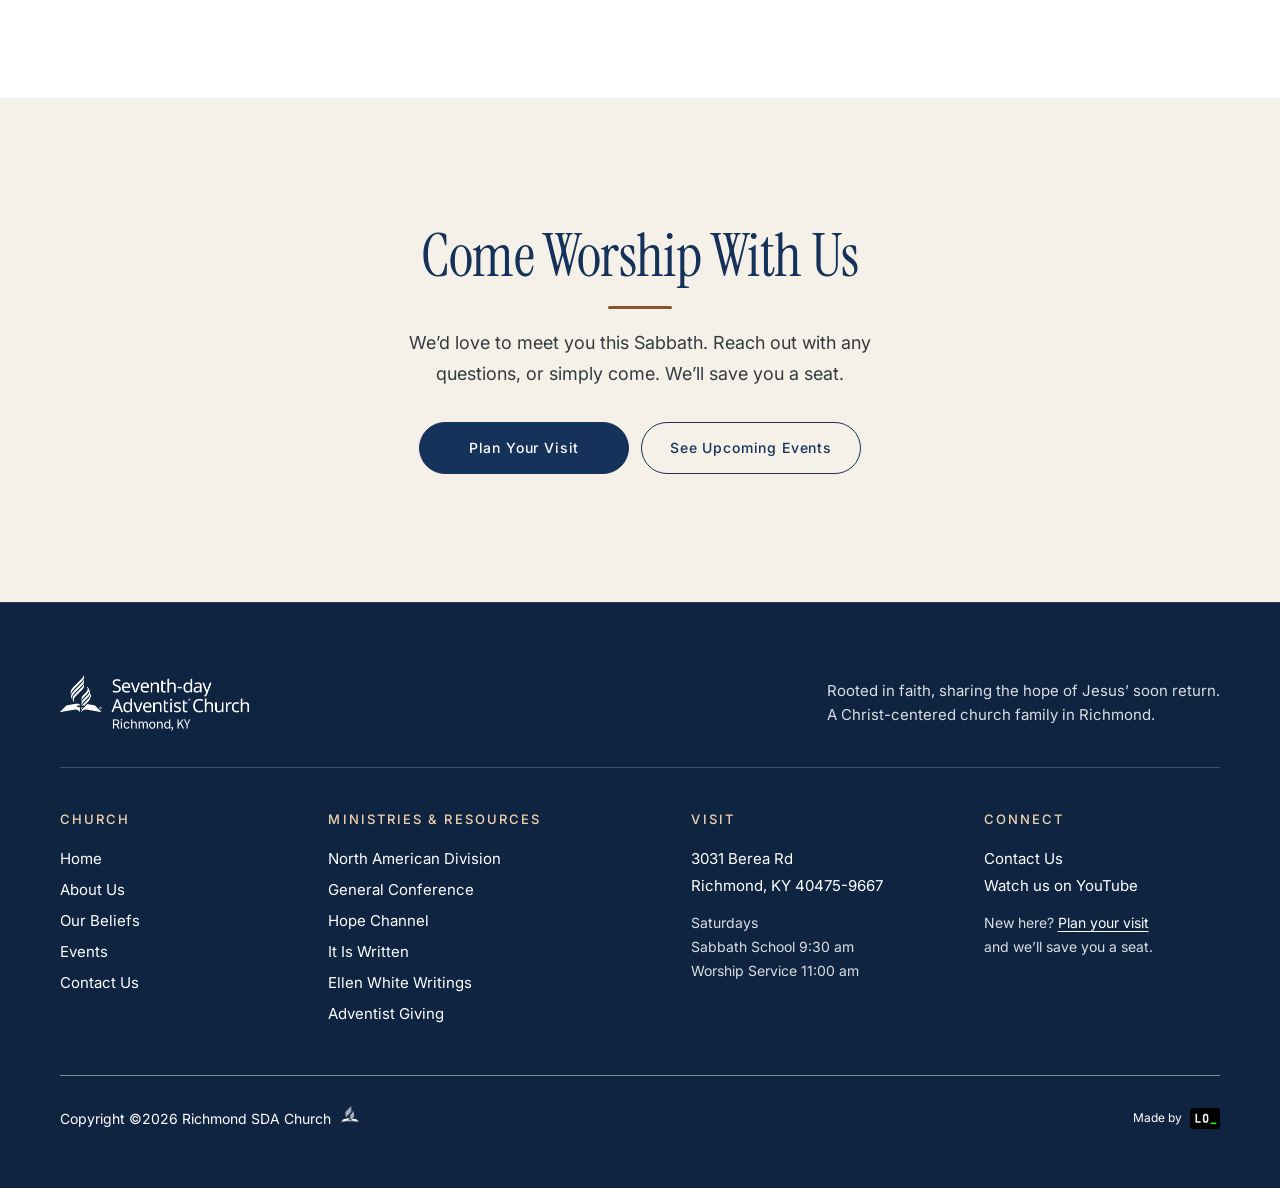
<file: about.html>
<!DOCTYPE html>
<html lang="en">
<head>
  <meta charset="UTF-8">
  <meta name="viewport" content="width=device-width, initial-scale=1">
  <link rel="icon" href="favicon.ico" sizes="48x48">
  <link rel="icon" href="img/icons/favicon-32.png" type="image/png" sizes="32x32">
  <link rel="icon" href="img/icons/icon-192.png" type="image/png" sizes="192x192">
  <link rel="apple-touch-icon" href="img/icons/apple-touch-icon.png">
  <link rel="manifest" href="site.webmanifest">
  <meta name="theme-color" content="#14325a">
  <!-- Link previews (Facebook, WhatsApp, iMessage, X, LinkedIn…) -->
  <link rel="canonical" href="https://oliver46.github.io/Richmond-ky-sda-church/about.html">
  <meta property="og:type" content="website">
  <meta property="og:url" content="https://oliver46.github.io/Richmond-ky-sda-church/about.html">
  <meta property="og:site_name" content="Richmond Seventh-day Adventist Church">
  <meta property="og:locale" content="en_US">
  <meta property="og:title" content="About Us | Richmond Seventh-day Adventist Church">
  <meta property="og:description" content="Get to know the Richmond Seventh-day Adventist Church in Richmond, KY: a Christ-centered, Bible-based church family. Learn who we are, what we value and what to expect on your first Sabbath visit.">
  <meta property="og:image" content="https://oliver46.github.io/Richmond-ky-sda-church/img/og/og-about.jpg">
  <meta property="og:image:type" content="image/jpeg">
  <meta property="og:image:width" content="1200">
  <meta property="og:image:height" content="630">
  <meta property="og:image:alt" content="Members of the Richmond SDA Church in blue shirts, with the words A church family rooted in faith">
  <meta name="twitter:card" content="summary_large_image">
  <meta name="twitter:title" content="About Us | Richmond Seventh-day Adventist Church">
  <meta name="twitter:description" content="Get to know the Richmond Seventh-day Adventist Church in Richmond, KY: a Christ-centered, Bible-based church family. Learn who we are, what we value and what to expect on your first Sabbath visit.">
  <meta name="twitter:image" content="https://oliver46.github.io/Richmond-ky-sda-church/img/og/og-about.jpg">
  <meta name="twitter:image:alt" content="Members of the Richmond SDA Church in blue shirts, with the words A church family rooted in faith">
  <title>About Us | Richmond Seventh-day Adventist Church</title>
  <meta name="description" content="Get to know the Richmond Seventh-day Adventist Church in Richmond, KY: a Christ-centered, Bible-based church family. Learn who we are, what we value and what to expect on your first Sabbath visit.">

  <link rel="preconnect" href="https://fonts.googleapis.com">
  <link rel="preconnect" href="https://fonts.gstatic.com" crossorigin>
  <link rel="stylesheet" href="https://fonts.googleapis.com/css2?family=Instrument+Serif:ital@0;1&amp;family=Inter:wght@400;500&amp;display=swap">

  <!-- Background photo: preload so it paints with the headline -->
  <link rel="preload" as="image" href="img/about-banner.webp" imagesrcset="img/about-banner-960.webp 960w, img/about-banner.webp 1195w" imagesizes="100vw" type="image/webp">

  <link rel="stylesheet" href="css/style.css?v=20261020">
</head>
<body>
<a class="skip-link" href="#main">Skip to main content</a>

<section class="page-hero page-hero--about" aria-labelledby="page-title">
  <div class="hero__media" aria-hidden="true">
    <img src="img/about-banner.webp" srcset="img/about-banner-960.webp 960w, img/about-banner.webp 1195w" sizes="100vw" alt="" width="1195" height="896" fetchpriority="high" decoding="async">
  </div>

  <header>
    <nav class="nav" aria-label="Main">
      <a class="nav__brand" href="index.html"><img src="img/richmond-sda-logo-300.webp" srcset="img/richmond-sda-logo-300.webp 300w, img/richmond-sda-logo-600.webp 600w" sizes="160px" width="300" height="89" alt="Richmond Seventh-day Adventist Church — Home"></a>

      <ul class="nav__links">
        <li><a href="index.html">Home</a></li>
        <li><a href="about.html" aria-current="page">About</a></li>
        <li><a href="index.html#services">Services</a></li>
        <li><a href="beliefs.html">Our Beliefs</a></li>
        <li><a href="events.html">Events</a></li>
        <li><a href="https://adventistgiving.org/donate" target="_blank" rel="noopener noreferrer">Adventist Giving<span class="visually-hidden"> (opens in a new tab)</span></a></li>
      </ul>

      <a class="btn btn--white nav__cta" href="contact.html">Contact Us</a>

      <button class="nav__toggle" type="button" aria-expanded="false" aria-controls="mobile-menu" aria-label="Open menu">
        <svg viewBox="0 0 24 24" fill="none" stroke="currentColor" stroke-width="1.6" stroke-linecap="round" aria-hidden="true"><path d="M4 7h16M4 12h16M4 17h16"/></svg>
      </button>
    </nav>
  </header>

  <div class="page-hero__content">
    <h1 class="reveal" id="page-title">About Us</h1>
    <p class="page-hero__sub reveal reveal--2">A church family rooted in faith, hope and love.</p>
  </div>

  <a class="scroll-cue" href="#intro">
    <span>Scroll to explore</span>
    <svg width="18" height="18" viewBox="0 0 24 24" fill="none" stroke="currentColor" stroke-width="1.8" stroke-linecap="round" stroke-linejoin="round" aria-hidden="true"><path d="M6 9l6 6 6-6"/></svg>
  </a>
</section>

<main class="site" id="main" tabindex="-1">

  <!-- 1. Intro: photo + who we are in one sentence -->
  <section class="ab-section" id="intro" aria-labelledby="intro-title">
    <div class="ab-wrap ab-intro__grid">
      <figure class="ab-intro__media">
        <img src="img/about-hero.webp" srcset="img/about-hero-960.webp 960w, img/about-hero.webp 1920w" sizes="(min-width: 900px) 560px, 92vw" alt="Members of the Richmond Seventh-day Adventist Church in blue church shirts gathered together under a tent" width="1920" height="1280" loading="lazy" decoding="async">
      </figure>
      <div class="ab-intro__text">
        <span class="kicker kicker--wood">Welcome to our church family</span>
        <h2 class="ab-statement" id="intro-title">We are a Christ-centered, Bible-based church family in Richmond, Kentucky, sharing God’s love and <em>the hope of Jesus’ soon return.</em></h2>
        <p>Wherever you are on your faith journey, you are welcome here. Come as you are, with your questions, your story and your family. There is a seat saved for you.</p>
        <a class="btn btn--navy btn--lg" href="contact.html">Plan Your Visit</a>
      </div>
    </div>
  </section>

  <!-- 2. Who we are -->
  <section class="ab-section ab-section--cream" aria-labelledby="who-title">
    <div class="ab-wrap">
      <div class="ab-head">
        <span class="kicker kicker--wood">Part of a worldwide family</span>
        <h2 class="ab-title" id="who-title">Who We Are</h2>
      </div>
      <div class="ab-who__body">
        <p>The Seventh-day Adventist Church is a Protestant Christian church that believes the Bible is God’s Word and that salvation is a free gift of grace through Jesus Christ. Our name says two things we hold dear: we keep the seventh-day Sabbath, Saturday, as a weekly day of rest and worship, and we look forward with joy to the second coming, or advent, of Jesus.</p>
        <p>We believe God cares about every part of life. How we rest, eat, work, treat one another and care for creation are all part of His plan for wholeness and joy, and every person, family and gift is precious in His sight.</p>
      </div>
      <ul class="ab-stats">
        <li><strong>24 million+</strong><span>Adventist members around the world</span></li>
        <li><strong>212</strong><span>countries and areas where the church is at work</span></li>
        <li><strong>1</strong><span>church family here in Richmond, ready to welcome you</span></li>
      </ul>
      <p class="ab-source">World figures as of December 31, 2025, from the <a href="https://www.adventistarchives.org/quick-statistics-on-the-seventh-day-adventist-church" target="_blank" rel="noopener">Adventist Archives<span class="visually-hidden"> (opens in a new tab)</span></a>.</p>
    </div>
  </section>

  <!-- 3. How we live it out -->
  <section class="ab-section" aria-labelledby="values-title">
    <div class="ab-wrap">
      <div class="ab-head">
        <span class="kicker kicker--wood">Our mission in Richmond</span>
        <h2 class="ab-title" id="values-title">How We Live It Out</h2>
        <p>Our mission is simple: to help people experience abundant life today and get ready for Jesus’ return. Here is what that looks like in our church family.</p>
      </div>
      <ul class="ab-values">
        <li class="ab-value">
          <span class="ab-value__icon"><svg width="24" height="24" viewBox="0 0 24 24" fill="none" stroke="currentColor" stroke-width="1.8" stroke-linecap="round" stroke-linejoin="round" aria-hidden="true"><path d="M12 7c-2-1.6-5-2-8-1.6v12c3-.4 6 0 8 1.6 2-1.6 5-2 8-1.6v-12c-3-.4-6 0-8 1.6z"/><path d="M12 7v12"/></svg></span>
          <h3>Worship</h3>
          <p>Every Sabbath we gather to praise God, pray together and open His Word, with Sabbath School at 9:30 am and worship at 11:00 am.</p>
        </li>
        <li class="ab-value">
          <span class="ab-value__icon"><svg width="24" height="24" viewBox="0 0 24 24" fill="none" stroke="currentColor" stroke-width="1.8" stroke-linecap="round" stroke-linejoin="round" aria-hidden="true"><circle cx="9" cy="8" r="3"/><circle cx="17" cy="9.5" r="2.5"/><path d="M3.5 19c.6-3 2.8-5 5.5-5s4.9 2 5.5 5"/><path d="M14.5 14.6c.7-.4 1.6-.6 2.5-.6 2.2 0 3.9 1.6 4.4 4"/></svg></span>
          <h3>Fellowship</h3>
          <p>We share life around the table, from potluck lunches after worship to Friday evening vespers that welcome the Sabbath.</p>
        </li>
        <li class="ab-value">
          <span class="ab-value__icon"><svg width="24" height="24" viewBox="0 0 24 24" fill="none" stroke="currentColor" stroke-width="1.8" stroke-linecap="round" stroke-linejoin="round" aria-hidden="true"><path d="M12 20.5s-7.5-4.4-7.5-10A4.2 4.2 0 0 1 12 8a4.2 4.2 0 0 1 7.5 2.5c0 5.6-7.5 10-7.5 10z"/></svg></span>
          <h3>Service</h3>
          <p>Through literature outreach and community events, we bring hope and practical help to our neighbors across Richmond and Madison County.</p>
        </li>
        <li class="ab-value">
          <span class="ab-value__icon"><svg width="24" height="24" viewBox="0 0 24 24" fill="none" stroke="currentColor" stroke-width="1.8" stroke-linecap="round" stroke-linejoin="round" aria-hidden="true"><path d="M11 20c-4-1-7-4.6-7-9 4.5 0 8 3 8 7.5"/><path d="M12 18.5C12 13 15 8 20 6c.3 5.6-2.4 10.3-8 12.5z"/></svg></span>
          <h3>Health &amp; Wholeness</h3>
          <p>God cares for the whole person. Our Vegan Food Festival celebrates healthy, plant-based living and good food with the whole community.</p>
        </li>
      </ul>
    </div>
  </section>

  <!-- 4. Life together -->
  <section class="ab-section ab-section--cream" aria-labelledby="life-title">
    <div class="ab-wrap ab-life__grid">
      <div class="ab-life__text">
        <span class="kicker kicker--wood">Life together</span>
        <h2 class="ab-title" id="life-title">A Church That Opens Its Doors</h2>
        <p>Our church family brings together people of many ages, backgrounds and home countries, and we love to celebrate that. In 2023 we hosted our first Vegan Food Festival on the church grounds, sharing plant-based meals, music and conversation with neighbors from all over Richmond.</p>
        <p>Whether it is a festival, a potluck or a quiet evening of prayer, you will find people here who are glad you came.</p>
      </div>
      <div class="ab-mosaic">
        <figure><img src="img/image-collage/collage-3723.webp" alt="A Vegan Food Festival banner next to the Seventh-day Adventist Church sign, with tents and guests behind" width="1000" height="667" loading="lazy" decoding="async" style="object-position:50% 55%"></figure>
        <figure><img src="img/image-collage/collage-3932.webp" alt="Three church members in blue shirts smiling together at the festival" width="1000" height="667" loading="lazy" decoding="async" style="object-position:55% 35%"></figure>
        <figure><img src="img/image-collage/collage-4004.webp" alt="Four young adults standing together on the church lawn" width="1000" height="667" loading="lazy" decoding="async" style="object-position:50% 35%"></figure>
        <figure><img src="img/image-collage/collage-4117.webp" alt="A mother and her son smiling at a picnic table during a church meal" width="1000" height="667" loading="lazy" decoding="async" style="object-position:35% 40%"></figure>
        <figure><img src="img/image-collage/collage-3965.webp" alt="Volunteers in blue shirts serving food under a white tent" width="1000" height="667" loading="lazy" decoding="async" style="object-position:50% 40%"></figure>
        <figure><img src="img/image-collage/collage-4122.webp" alt="Church members chatting and sharing a meal at a picnic table" width="1000" height="667" loading="lazy" decoding="async" style="object-position:50% 45%"></figure>
      </div>
    </div>
  </section>

  <!-- 5. Your first visit -->
  <section class="ab-section ab-visit" aria-labelledby="visit-title">
    <div class="ab-wrap">
      <div class="ab-head">
        <span class="kicker">New here?</span>
        <h2 class="ab-title" id="visit-title">Your First Sabbath With Us</h2>
        <p>Not sure what to expect? Here is how a Saturday morning at Richmond SDA usually goes.</p>
      </div>
      <ol class="ab-steps">
        <li class="ab-step">
          <span class="ab-step__time">9:30 am</span>
          <h3>Sabbath School</h3>
          <p>Small-group Bible study and conversation. Guests are always welcome to join a class or simply listen in.</p>
        </li>
        <li class="ab-step">
          <span class="ab-step__time">11:00 am</span>
          <h3>Worship Service</h3>
          <p>Music, prayer, Scripture and a Bible-based message. Come as you are; there is no dress code to worry about.</p>
        </li>
        <li class="ab-step">
          <span class="ab-step__time">After worship</span>
          <h3>Fellowship</h3>
          <p>Stay and get to know us. On many Sabbaths we share a potluck lunch, and there is always room at the table.</p>
        </li>
      </ol>
      <p class="ab-visit__note">We meet at <a href="https://www.google.com/maps/dir/?api=1&amp;destination=3031+Berea+Rd%2C+Richmond%2C+KY+40475" target="_blank" rel="noopener">3031 Berea Rd, Richmond, KY<span class="visually-hidden"> (directions open in a new tab)</span></a>. See what else is coming up on our <a href="events.html">events calendar</a>.</p>
    </div>
  </section>

  <!-- 6. Verse -->
  <section class="ab-section" aria-label="Scripture">
    <figure class="ab-verse">
      <blockquote><p>“By this shall all men know that ye are my disciples, if ye have love one to another.”</p></blockquote>
      <figcaption><cite>John 13:35 (KJV)</cite></figcaption>
    </figure>
  </section>

  <!-- 7. Invitation -->
  <section class="bl-cta ab-section--cream" aria-labelledby="cta-title">
    <h2 id="cta-title">Come Worship With Us</h2>
    <p>We’d love to meet you this Sabbath. Reach out with any questions, or simply come. We’ll save you a seat.</p>
    <div class="bl-cta__actions">
      <a class="btn btn--navy btn--lg" href="contact.html">Plan Your Visit</a>
      <a class="btn btn--navy-outline btn--lg" href="events.html">See Upcoming Events</a>
    </div>
  </section>

</main>

<footer class="footer">
  <div class="footer__inner">
    <div class="footer__brand">
      <a href="index.html" class="footer__logo"><img src="img/richmond-sda-logo.webp" alt="Richmond Seventh-day Adventist Church — Home" width="1500" height="445" loading="lazy"></a>
      <p>Rooted in faith, sharing the hope of Jesus’ soon return.<br>A Christ-centered church family in Richmond.</p>
    </div>

    <div class="footer__grid">
      <nav aria-labelledby="f-church">
        <h2 class="footer__heading" id="f-church">Church</h2>
        <ul>
          <li><a href="index.html">Home</a></li>
          <li><a href="about.html" aria-current="page">About Us</a></li>
          <li><a href="beliefs.html">Our Beliefs</a></li>
          <li><a href="events.html">Events</a></li>
          <li><a href="contact.html">Contact Us</a></li>
        </ul>
      </nav>
      <nav aria-labelledby="f-resources">
        <h2 class="footer__heading" id="f-resources">Ministries &amp; Resources</h2>
        <ul>
          <li><a href="https://www.nadadventist.org/" target="_blank" rel="noopener">North American Division<span class="visually-hidden"> (opens in a new tab)</span></a></li>
          <li><a href="https://www.adventist.org/" target="_blank" rel="noopener">General Conference<span class="visually-hidden"> (opens in a new tab)</span></a></li>
          <li><a href="https://www.hopetv.org/" target="_blank" rel="noopener">Hope Channel<span class="visually-hidden"> (opens in a new tab)</span></a></li>
          <li><a href="https://www.itiswritten.com/" target="_blank" rel="noopener">It Is Written<span class="visually-hidden"> (opens in a new tab)</span></a></li>
          <li><a href="https://egwwritings.org/" target="_blank" rel="noopener">Ellen White Writings<span class="visually-hidden"> (opens in a new tab)</span></a></li>
          <li><a href="https://adventistgiving.org/donate" target="_blank" rel="noopener">Adventist Giving<span class="visually-hidden"> (opens in a new tab)</span></a></li>
        </ul>
      </nav>
      <div>
        <h2 class="footer__heading">Visit</h2>
        <address>
          <a href="https://www.google.com/maps/dir/?api=1&amp;destination=3031+Berea+Rd%2C+Richmond%2C+KY+40475" target="_blank" rel="noopener">3031 Berea Rd<br>Richmond, KY 40475-9667<span class="visually-hidden"> (directions open in a new tab)</span></a>
        </address>
        <p class="footer__note">Saturdays<br>Sabbath School 9:30 am<br>Worship Service 11:00 am</p>
      </div>
      <div>
        <h2 class="footer__heading">Connect</h2>
        <!-- Add the church phone number here, e.g. <p><a href="tel:+1XXXXXXXXXX">(XXX) XXX-XXXX</a></p> -->
        <p><a href="contact.html">Contact Us</a></p>
        <p><a href="#">Watch us on YouTube</a></p>
        <p class="footer__note">New here? <a href="contact.html">Plan your visit</a><br>and we’ll save you a seat.</p>
      </div>
    </div>

    <div class="footer__bottom">
      <p class="footer__copy">Copyright ©2026 Richmond SDA Church
        <span class="footer__mark"><img src="img/richmond-sda-logo.webp" alt="" width="1500" height="445" loading="lazy"></span></p>
      <p class="footer__made"><a class="footer__credit remove-decoration" href="https://www.leonoliver.com/" target="_blank" rel="noopener"><span class="footer__credit-text">Made by</span><picture><source srcset="img/leonoliver-logo-30.webp 30w, img/leonoliver-logo-48.webp 48w" sizes="30px" type="image/webp"><img src="img/leonoliver-logo-30.png" srcset="img/leonoliver-logo-30.png 30w, img/leonoliver-logo-48.png 48w" sizes="30px" width="30" height="21" alt="Leon Oliver" loading="lazy" decoding="async"></picture><span class="visually-hidden"> (opens in a new tab)</span></a></p>
    </div>
  </div>
</footer>

<!-- Mobile menu -->
<div class="menu" id="mobile-menu" role="dialog" aria-modal="true" aria-label="Menu" hidden>
  <div class="menu__top">
    <a class="nav__brand" href="index.html"><img src="img/richmond-sda-logo-300.webp" srcset="img/richmond-sda-logo-300.webp 300w, img/richmond-sda-logo-600.webp 600w" sizes="160px" width="300" height="89" alt="Richmond Seventh-day Adventist Church — Home"></a>
    <button class="nav__toggle" type="button" data-menu-close aria-label="Close menu">
      <svg viewBox="0 0 24 24" fill="none" stroke="currentColor" stroke-width="1.6" stroke-linecap="round" aria-hidden="true"><path d="M6 6l12 12M18 6L6 18"/></svg>
    </button>
  </div>
  <ul class="menu__links">
    <li><a href="index.html">Home</a></li>
    <li><a href="about.html" aria-current="page">About</a></li>
    <li><a href="index.html#services">Services</a></li>
    <li><a href="beliefs.html">Our Beliefs</a></li>
    <li><a href="events.html">Events</a></li>
    <li><a href="https://adventistgiving.org/donate" target="_blank" rel="noopener noreferrer">Adventist Giving<span class="visually-hidden"> (opens in a new tab)</span></a></li>
  </ul>
  <a class="btn btn--white" href="contact.html">Contact Us</a>
</div>

<script src="js/main.js?v=20261020" defer></script>
</body>
</html>
</file>
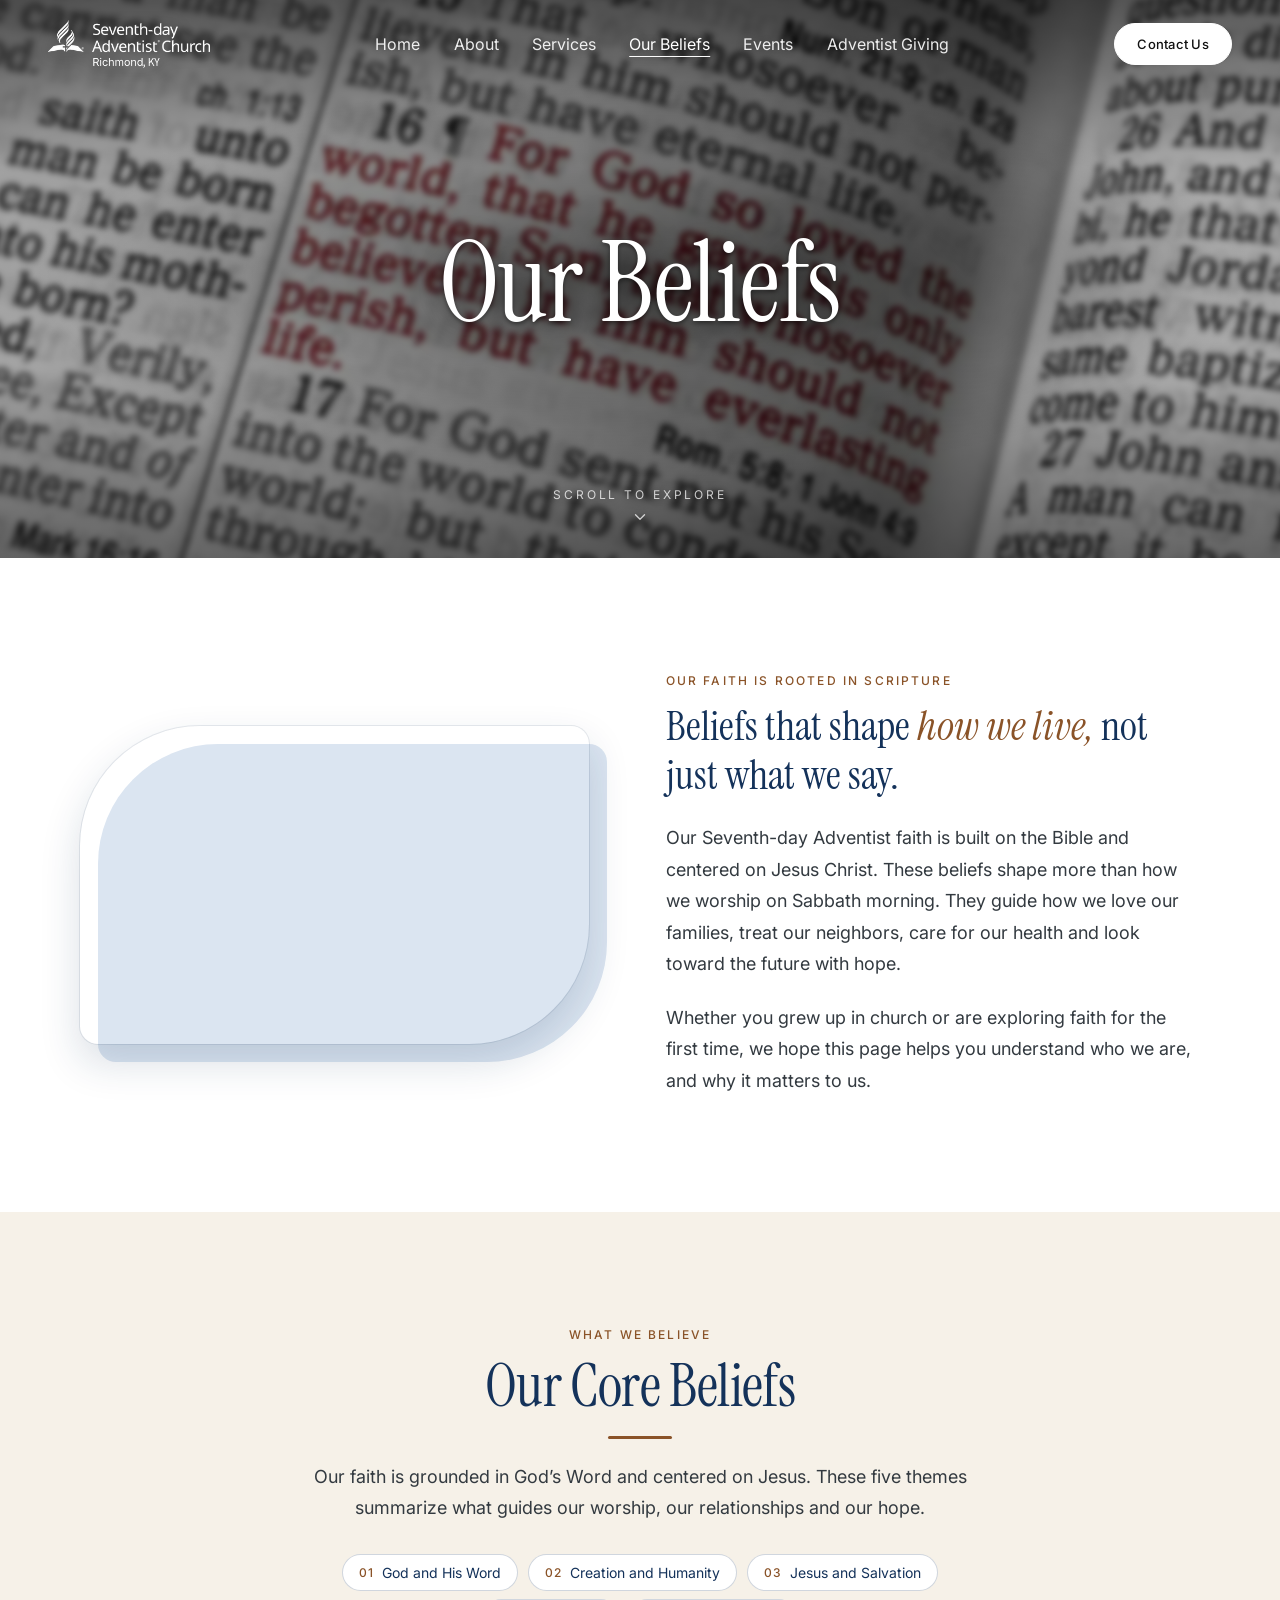
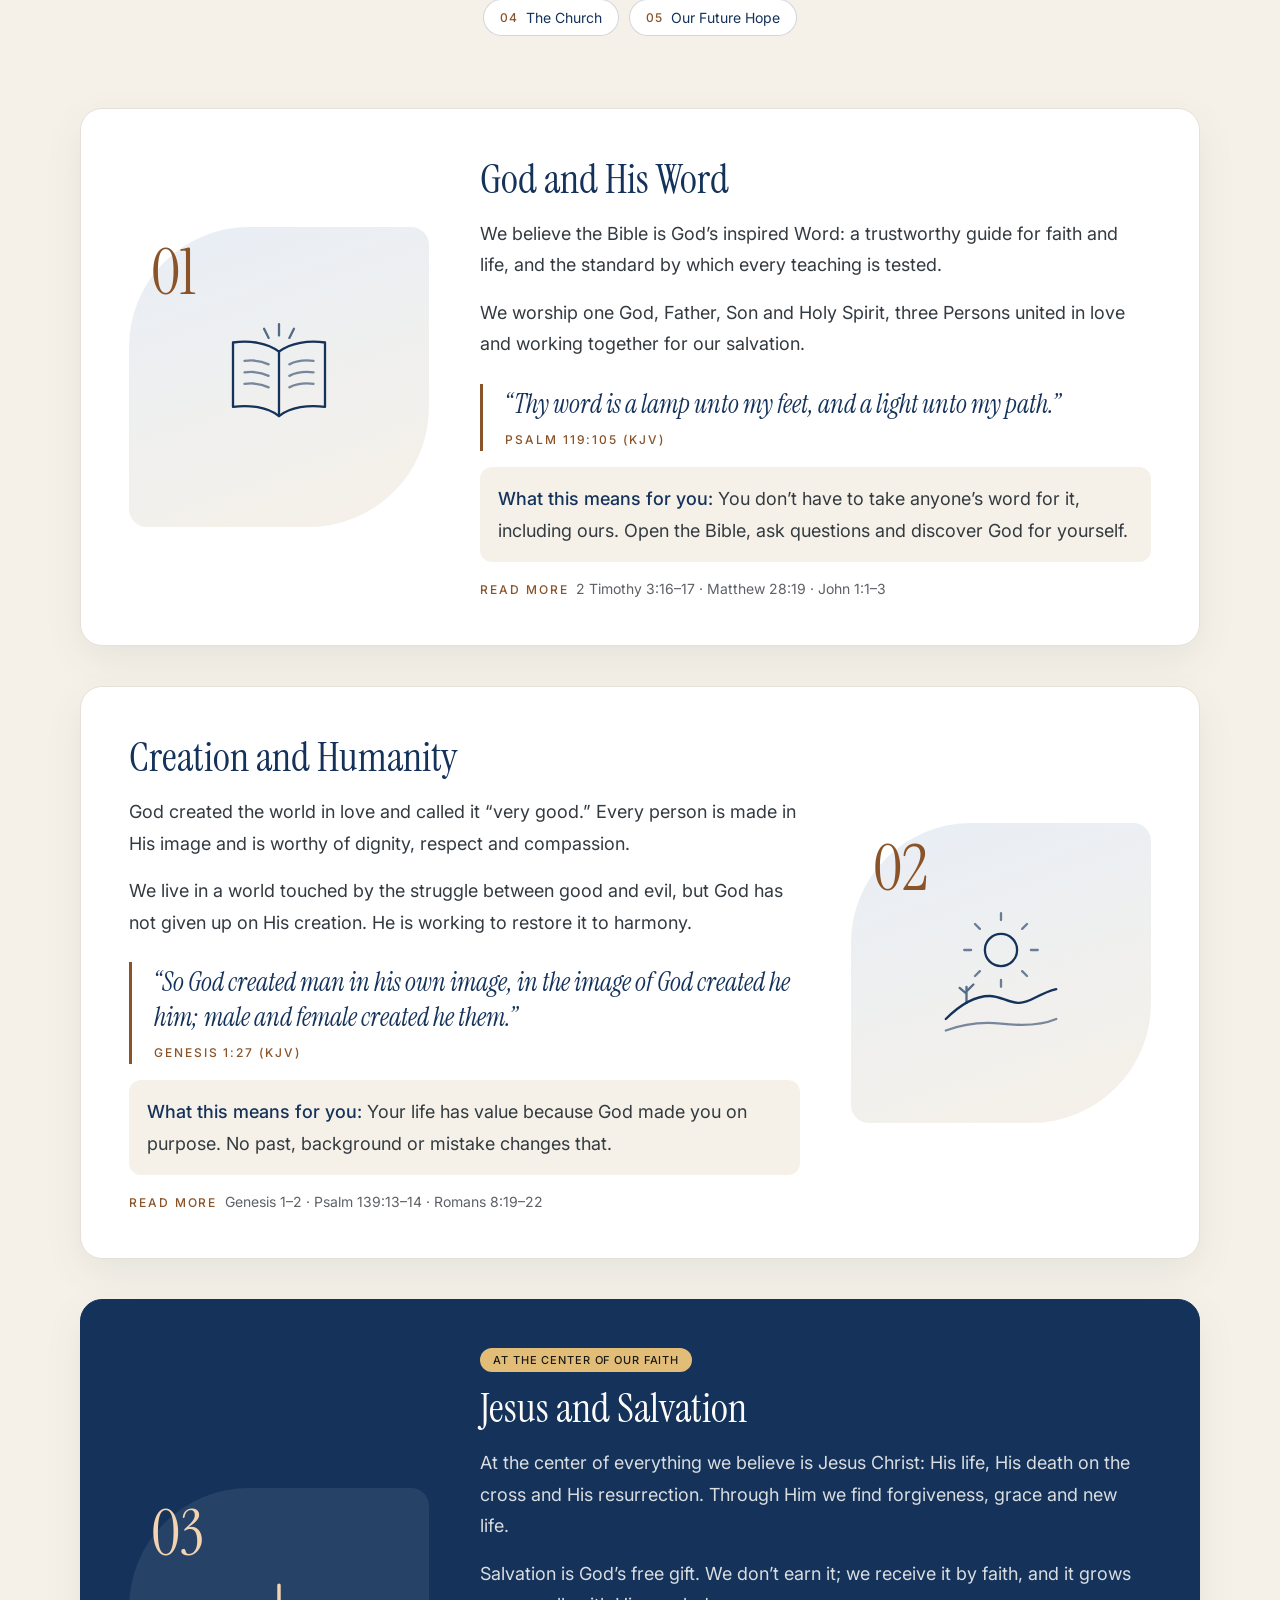
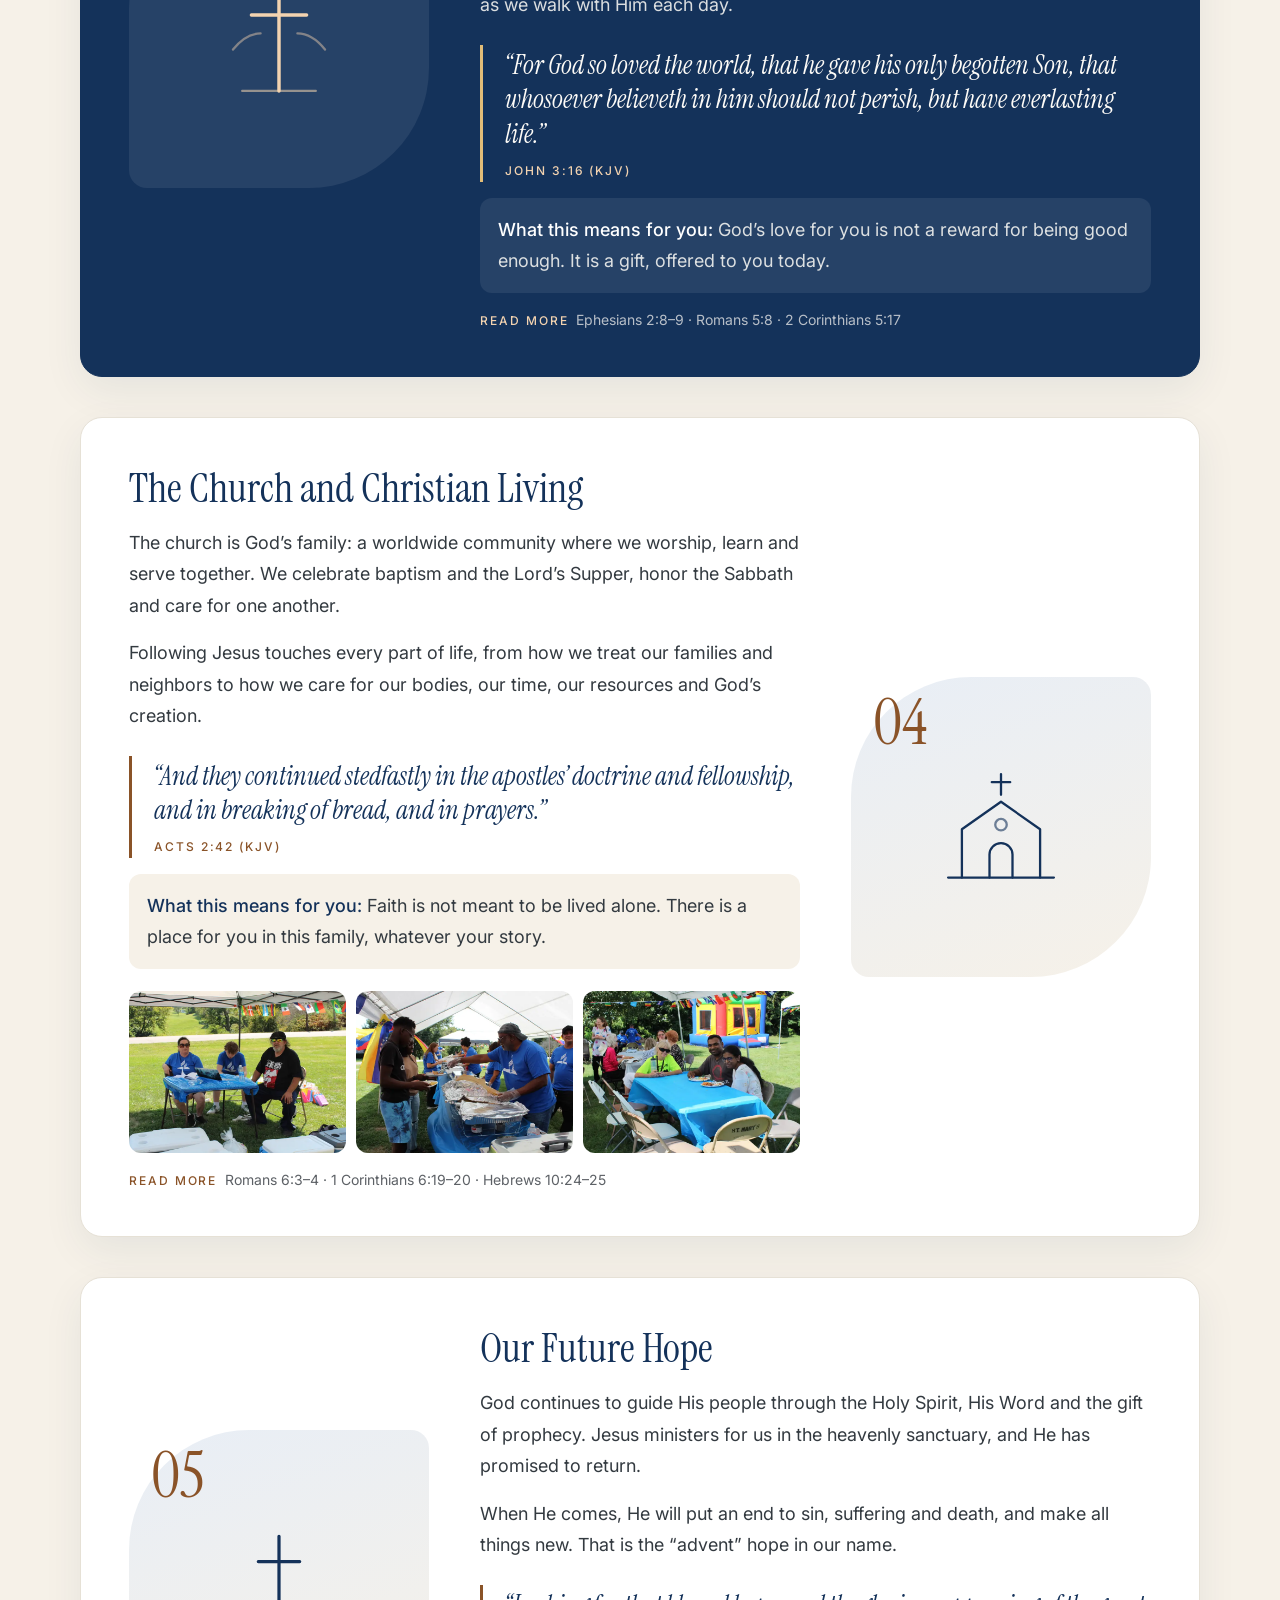
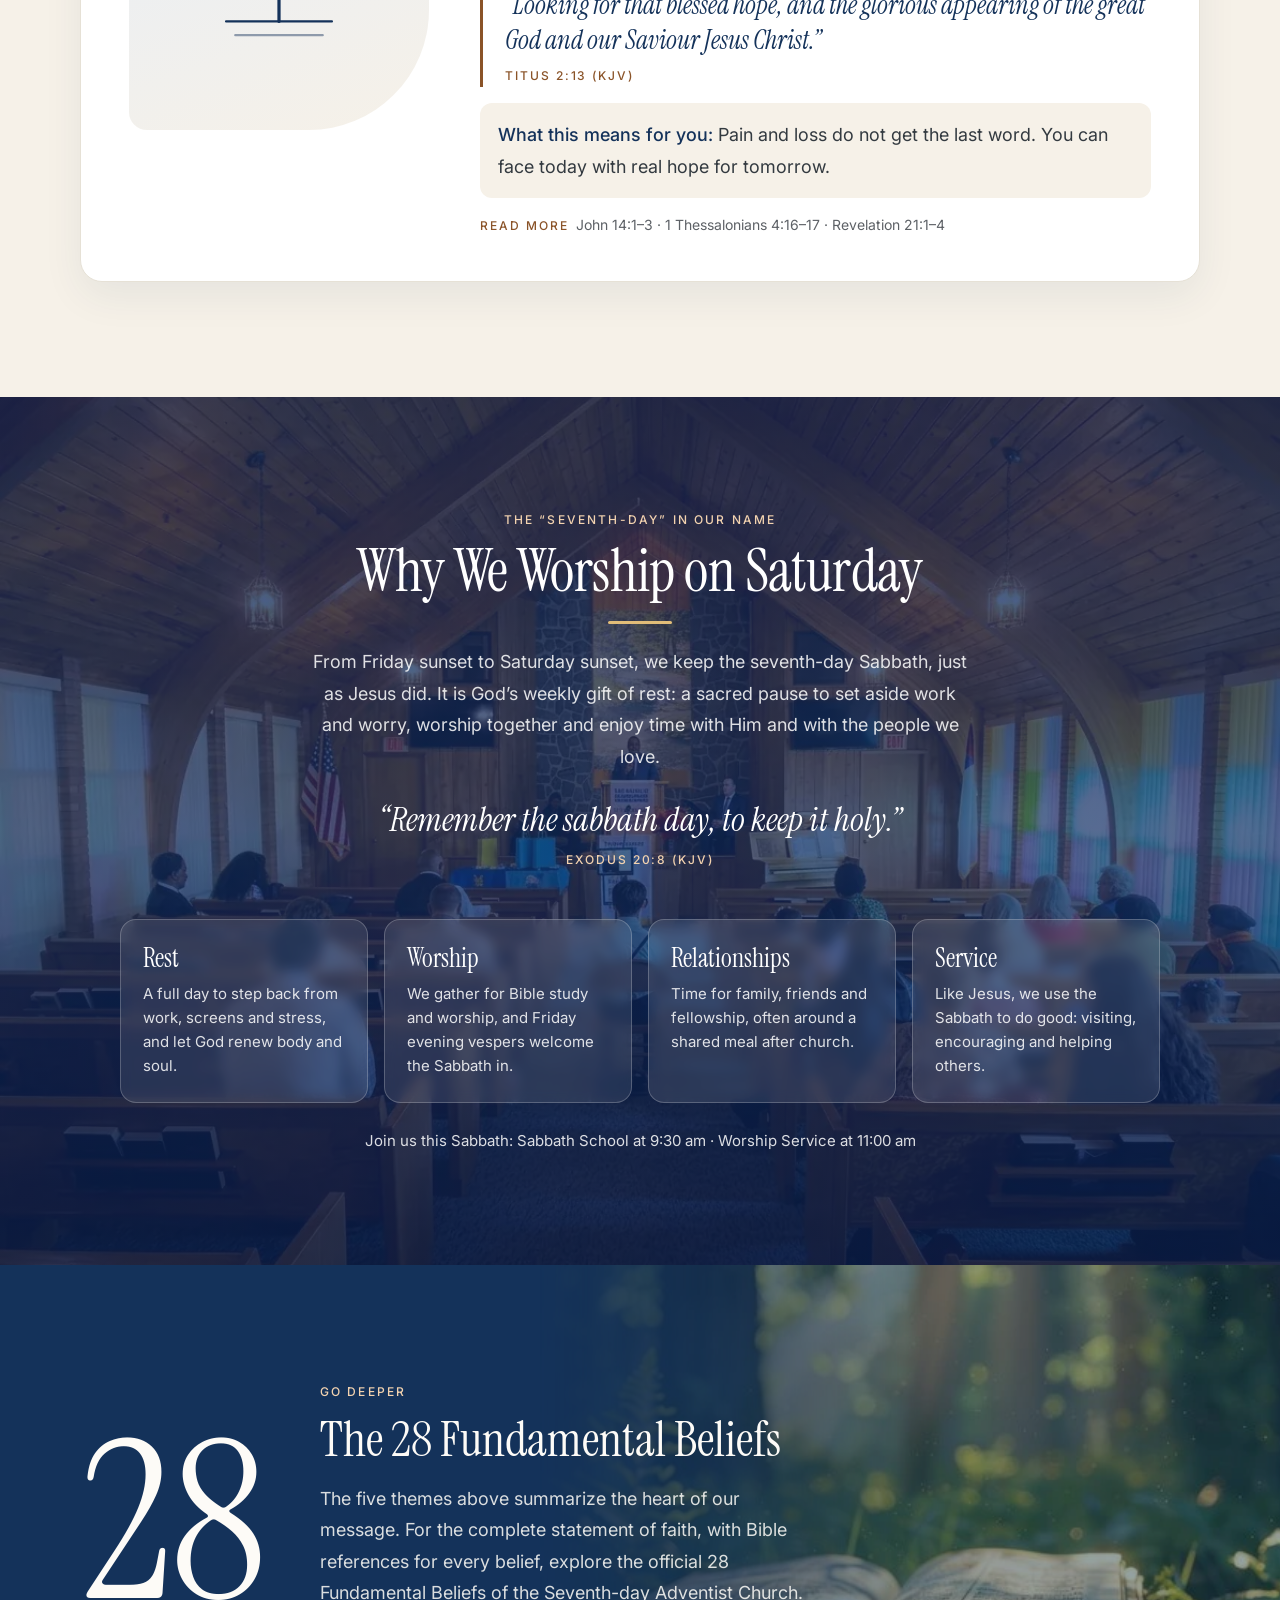
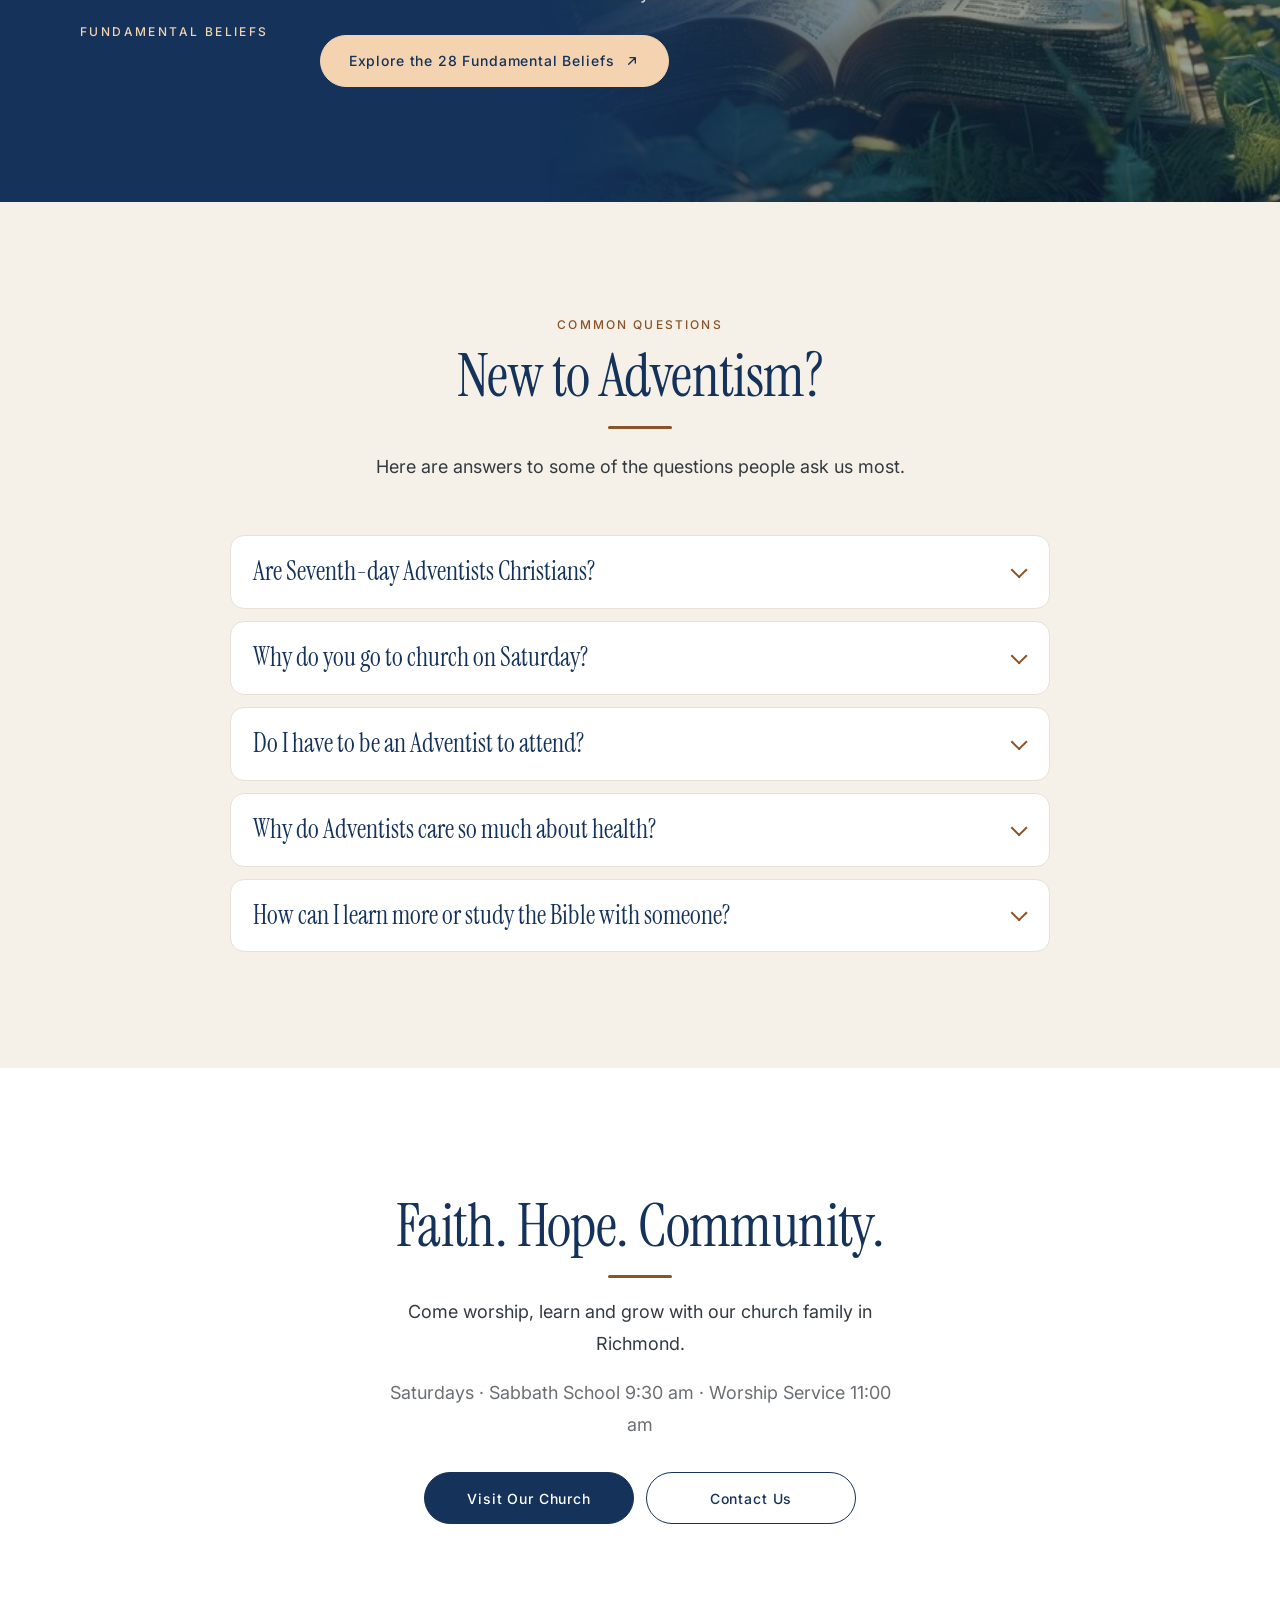
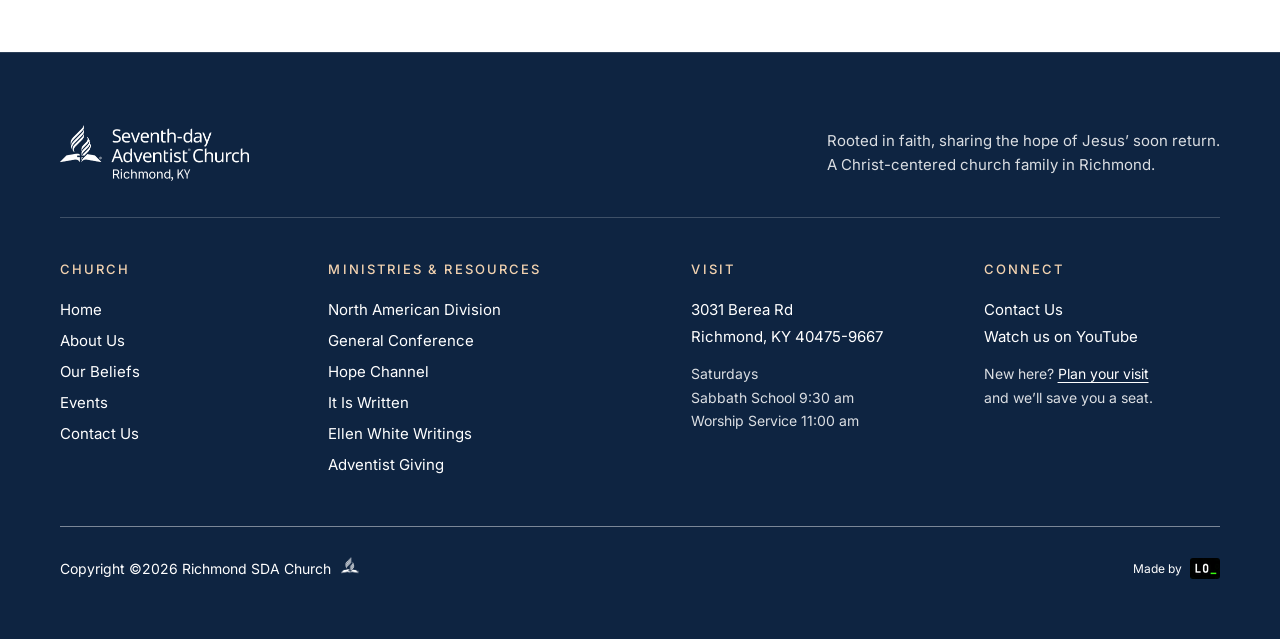
<file: beliefs.html>
<!DOCTYPE html>
<html lang="en">
<head>
  <meta charset="UTF-8">
  <meta name="viewport" content="width=device-width, initial-scale=1">
  <link rel="icon" href="favicon.ico" sizes="48x48">
  <link rel="icon" href="img/icons/favicon-32.png" type="image/png" sizes="32x32">
  <link rel="icon" href="img/icons/icon-192.png" type="image/png" sizes="192x192">
  <link rel="apple-touch-icon" href="img/icons/apple-touch-icon.png">
  <link rel="manifest" href="site.webmanifest">
  <meta name="theme-color" content="#14325a">
  <!-- Link previews (Facebook, WhatsApp, iMessage, X, LinkedIn…) -->
  <link rel="canonical" href="https://oliver46.github.io/Richmond-ky-sda-church/beliefs.html">
  <meta property="og:type" content="website">
  <meta property="og:url" content="https://oliver46.github.io/Richmond-ky-sda-church/beliefs.html">
  <meta property="og:site_name" content="Richmond Seventh-day Adventist Church">
  <meta property="og:locale" content="en_US">
  <meta property="og:title" content="Our Beliefs | Richmond Seventh-day Adventist Church">
  <meta property="og:description" content="What Seventh-day Adventists believe: the Bible, Jesus and salvation, the Sabbath, the church and the hope of Jesus’ return. Learn about our faith at the Richmond SDA Church in Richmond, KY.">
  <meta property="og:image" content="https://oliver46.github.io/Richmond-ky-sda-church/img/og/og-beliefs.jpg">
  <meta property="og:image:type" content="image/jpeg">
  <meta property="og:image:width" content="1200">
  <meta property="og:image:height" content="630">
  <meta property="og:image:alt" content="The Richmond SDA Church sign, with the words Rooted in Scripture. Centered on Jesus.">
  <meta name="twitter:card" content="summary_large_image">
  <meta name="twitter:title" content="Our Beliefs | Richmond Seventh-day Adventist Church">
  <meta name="twitter:description" content="What Seventh-day Adventists believe: the Bible, Jesus and salvation, the Sabbath, the church and the hope of Jesus’ return. Learn about our faith at the Richmond SDA Church in Richmond, KY.">
  <meta name="twitter:image" content="https://oliver46.github.io/Richmond-ky-sda-church/img/og/og-beliefs.jpg">
  <meta name="twitter:image:alt" content="The Richmond SDA Church sign, with the words Rooted in Scripture. Centered on Jesus.">
  <title>Our Beliefs | Richmond Seventh-day Adventist Church</title>
  <meta name="description" content="What Seventh-day Adventists believe: the Bible, Jesus and salvation, the Sabbath, the church and the hope of Jesus’ return. Learn about our faith at the Richmond SDA Church in Richmond, KY.">

  <link rel="preconnect" href="https://fonts.googleapis.com">
  <link rel="preconnect" href="https://fonts.gstatic.com" crossorigin>
  <link rel="stylesheet" href="https://fonts.googleapis.com/css2?family=Instrument+Serif:ital@0;1&amp;family=Inter:wght@400;500&amp;display=swap">

  <!-- Background photo: preload so it paints with the headline -->
  <link rel="preload" as="image" href="img/beliefs-hero-bible.webp" imagesrcset="img/beliefs-hero-bible-960.webp 960w, img/beliefs-hero-bible.webp 1920w" imagesizes="100vw" type="image/webp">

  <link rel="stylesheet" href="css/style.css?v=20261020">
</head>
<body>
<a class="skip-link" href="#main">Skip to main content</a>

<section class="page-hero page-hero--beliefs" aria-labelledby="page-title">
  <div class="hero__media" aria-hidden="true">
    <img src="img/beliefs-hero-bible.webp" srcset="img/beliefs-hero-bible-960.webp 960w, img/beliefs-hero-bible.webp 1920w" sizes="100vw" alt="" width="1920" height="1280" fetchpriority="high" decoding="async">
  </div>

  <header>
    <nav class="nav" aria-label="Main">
      <a class="nav__brand" href="index.html"><img src="img/richmond-sda-logo-300.webp" srcset="img/richmond-sda-logo-300.webp 300w, img/richmond-sda-logo-600.webp 600w" sizes="160px" width="300" height="89" alt="Richmond Seventh-day Adventist Church — Home"></a>

      <ul class="nav__links">
        <li><a href="index.html">Home</a></li>
        <li><a href="about.html">About</a></li>
        <li><a href="index.html#services">Services</a></li>
        <li><a href="beliefs.html" aria-current="page">Our Beliefs</a></li>
        <li><a href="events.html">Events</a></li>
        <li><a href="https://adventistgiving.org/donate" target="_blank" rel="noopener noreferrer">Adventist Giving<span class="visually-hidden"> (opens in a new tab)</span></a></li>
      </ul>

      <a class="btn btn--white nav__cta" href="contact.html">Contact Us</a>

      <button class="nav__toggle" type="button" aria-expanded="false" aria-controls="mobile-menu" aria-label="Open menu">
        <svg viewBox="0 0 24 24" fill="none" stroke="currentColor" stroke-width="1.6" stroke-linecap="round" aria-hidden="true"><path d="M4 7h16M4 12h16M4 17h16"/></svg>
      </button>
    </nav>
  </header>

  <div class="page-hero__content">
    <h1 class="reveal" id="page-title">Our Beliefs</h1>
  </div>

  <a class="scroll-cue" href="#intro">
    <span>Scroll to explore</span>
    <svg width="18" height="18" viewBox="0 0 24 24" fill="none" stroke="currentColor" stroke-width="1.8" stroke-linecap="round" stroke-linejoin="round" aria-hidden="true"><path d="M6 9l6 6 6-6"/></svg>
  </a>
</section>

<main class="site" id="main" tabindex="-1">

  <!-- 1. Intro: photo + beliefs that shape how we live -->
  <section class="ab-section" id="intro" aria-labelledby="intro-title">
    <div class="ab-wrap ab-intro__grid">
      <figure class="ab-intro__media">
        <img src="img/richmond-sanctuary.webp" srcset="img/richmond-sanctuary-960.webp 960w, img/richmond-sanctuary.webp 1195w" sizes="(min-width: 900px) 560px, 92vw" alt="Sabbath worship inside the Richmond SDA Church: a warm wooden sanctuary with the congregation listening to the sermon" width="1195" height="896" loading="lazy" decoding="async">
      </figure>
      <div class="ab-intro__text">
        <span class="kicker kicker--wood">Our faith is rooted in Scripture</span>
        <h2 class="ab-statement" id="intro-title">Beliefs that shape <em>how we live,</em> not just what we say.</h2>
        <p>Our Seventh-day Adventist faith is built on the Bible and centered on Jesus Christ. These beliefs shape more than how we worship on Sabbath morning. They guide how we love our families, treat our neighbors, care for our health and look toward the future with hope.</p>
        <p>Whether you grew up in church or are exploring faith for the first time, we hope this page helps you understand who we are, and why it matters to us.</p>
      </div>
    </div>
  </section>

  <!-- 2. Core beliefs -->
  <section class="ab-section ab-section--cream" aria-labelledby="core-title">
    <div class="ab-wrap">
      <div class="ab-head">
        <span class="kicker kicker--wood">What we believe</span>
        <h2 class="ab-title" id="core-title">Our Core Beliefs</h2>
        <p>Our faith is grounded in God’s Word and centered on Jesus. These five themes summarize what guides our worship, our relationships and our hope.</p>
        <nav class="bf-toc" aria-label="Core beliefs">
          <ol>
            <li><a href="#belief-word"><span>01</span> God and His Word</a></li>
            <li><a href="#belief-creation"><span>02</span> Creation and Humanity</a></li>
            <li><a href="#belief-salvation"><span>03</span> Jesus and Salvation</a></li>
            <li><a href="#belief-church"><span>04</span> The Church</a></li>
            <li><a href="#belief-hope"><span>05</span> Our Future Hope</a></li>
          </ol>
        </nav>
      </div>
      <div class="bf-list">
      <article class="bf-item" id="belief-word" aria-labelledby="belief-word-title">
        <div class="bf-art" aria-hidden="true"><span class="bf-art__num">01</span><svg viewBox="0 0 120 120" fill="none" stroke="currentColor" stroke-width="2" stroke-linecap="round" stroke-linejoin="round" aria-hidden="true"><path d="M60 38c-10-8-26-10-40-8v56c14-2 30 0 40 8 10-8 26-10 40-8V30c-14-2-30 0-40 8z"/><path d="M60 38v56"/><path d="M30 46c8-1 15 0 21 3M30 56c8-1 15 0 21 3M30 66c8-1 15 0 21 3M69 49c6-3 13-4 21-3M69 59c6-3 13-4 21-3M69 69c6-3 13-4 21-3" opacity=".55"/><path d="M60 14v10M47 18l4 8M73 18l-4 8" opacity=".7"/></svg></div>
        <div class="bf-body">
          <h3 id="belief-word-title"><span class="visually-hidden">Belief 01: </span>God and His Word</h3>
          <p>We believe the Bible is God’s inspired Word: a trustworthy guide for faith and life, and the standard by which every teaching is tested.</p>
          <p>We worship one God, Father, Son and Holy Spirit, three Persons united in love and working together for our salvation.</p>
          <blockquote class="bf-verse"><p>“Thy word is a lamp unto my feet, and a light unto my path.”</p><cite>Psalm 119:105 (KJV)</cite></blockquote>
          <p class="bf-meaning"><strong>What this means for you:</strong> You don’t have to take anyone’s word for it, including ours. Open the Bible, ask questions and discover God for yourself.</p>
          <dl class="bf-refs"><dt>Read more</dt><dd>2 Timothy 3:16–17 · Matthew 28:19 · John 1:1–3</dd></dl>
        </div>
      </article>
      <article class="bf-item" id="belief-creation" aria-labelledby="belief-creation-title">
        <div class="bf-art" aria-hidden="true"><span class="bf-art__num">02</span><svg viewBox="0 0 120 120" fill="none" stroke="currentColor" stroke-width="2" stroke-linecap="round" stroke-linejoin="round" aria-hidden="true"><circle cx="60" cy="40" r="14"/><path d="M60 14v-6M60 72v-6M34 40h-6M92 40h-6M41.6 21.6l-4.2-4.2M82.6 62.6l-4.2-4.2M41.6 58.4l-4.2 4.2M82.6 17.4l-4.2 4.2" opacity=".6"/><path d="M12 100c14-14 26-20 38-20 10 0 16 6 26 6s16-8 32-12"/><path d="M12 110c16-6 30-8 48-6s34 2 48-4" opacity=".55"/><path d="M30 86V72M30 78l-6-5M30 76l6-6" opacity=".7"/></svg></div>
        <div class="bf-body">
          <h3 id="belief-creation-title"><span class="visually-hidden">Belief 02: </span>Creation and Humanity</h3>
          <p>God created the world in love and called it “very good.” Every person is made in His image and is worthy of dignity, respect and compassion.</p>
          <p>We live in a world touched by the struggle between good and evil, but God has not given up on His creation. He is working to restore it to harmony.</p>
          <blockquote class="bf-verse"><p>“So God created man in his own image, in the image of God created he him; male and female created he them.”</p><cite>Genesis 1:27 (KJV)</cite></blockquote>
          <p class="bf-meaning"><strong>What this means for you:</strong> Your life has value because God made you on purpose. No past, background or mistake changes that.</p>
          <dl class="bf-refs"><dt>Read more</dt><dd>Genesis 1–2 · Psalm 139:13–14 · Romans 8:19–22</dd></dl>
        </div>
      </article>
      <article class="bf-item bf-item--center" id="belief-salvation" aria-labelledby="belief-salvation-title">
        <div class="bf-art" aria-hidden="true"><span class="bf-art__num">03</span><svg viewBox="0 0 120 120" fill="none" stroke="currentColor" stroke-width="2" stroke-linecap="round" stroke-linejoin="round" aria-hidden="true"><path d="M60 14v92M36 40h48" stroke-width="3"/><path d="M28 106h64" opacity=".55"/><path d="M20 70c8-10 16-14 24-14M100 70c-8-10-16-14-24-14" opacity=".45"/></svg></div>
        <div class="bf-body">
          <span class="bf-tag">At the center of our faith</span>
          <h3 id="belief-salvation-title"><span class="visually-hidden">Belief 03: </span>Jesus and Salvation</h3>
          <p>At the center of everything we believe is Jesus Christ: His life, His death on the cross and His resurrection. Through Him we find forgiveness, grace and new life.</p>
          <p>Salvation is God’s free gift. We don’t earn it; we receive it by faith, and it grows as we walk with Him each day.</p>
          <blockquote class="bf-verse"><p>“For God so loved the world, that he gave his only begotten Son, that whosoever believeth in him should not perish, but have everlasting life.”</p><cite>John 3:16 (KJV)</cite></blockquote>
          <p class="bf-meaning"><strong>What this means for you:</strong> God’s love for you is not a reward for being good enough. It is a gift, offered to you today.</p>
          <dl class="bf-refs"><dt>Read more</dt><dd>Ephesians 2:8–9 · Romans 5:8 · 2 Corinthians 5:17</dd></dl>
        </div>
      </article>
      <article class="bf-item" id="belief-church" aria-labelledby="belief-church-title">
        <div class="bf-art" aria-hidden="true"><span class="bf-art__num">04</span><svg viewBox="0 0 120 120" fill="none" stroke="currentColor" stroke-width="2" stroke-linecap="round" stroke-linejoin="round" aria-hidden="true"><path d="M60 14v18M52 21h16"/><path d="M26 104V62l34-24 34 24v42"/><path d="M50 104V84a10 10 0 0 1 20 0v20"/><path d="M14 104h92"/><circle cx="60" cy="58" r="5" opacity=".6"/></svg></div>
        <div class="bf-body">
          <h3 id="belief-church-title"><span class="visually-hidden">Belief 04: </span>The Church and Christian Living</h3>
          <p>The church is God’s family: a worldwide community where we worship, learn and serve together. We celebrate baptism and the Lord’s Supper, honor the Sabbath and care for one another.</p>
          <p>Following Jesus touches every part of life, from how we treat our families and neighbors to how we care for our bodies, our time, our resources and God’s creation.</p>
          <blockquote class="bf-verse"><p>“And they continued stedfastly in the apostles’ doctrine and fellowship, and in breaking of bread, and in prayers.”</p><cite>Acts 2:42 (KJV)</cite></blockquote>
          <p class="bf-meaning"><strong>What this means for you:</strong> Faith is not meant to be lived alone. There is a place for you in this family, whatever your story.</p>
          <div class="bf-photos">
            <img src="img/image-collage/collage-3990.webp" alt="Church members in blue shirts sharing a meal together at picnic tables" width="1000" height="667" loading="lazy" decoding="async">
            <img src="img/image-collage/collage-4021.webp" alt="Volunteers serving food to guests under a tent" width="1000" height="667" loading="lazy" decoding="async">
            <img src="img/image-collage/collage-3832.webp" alt="Families gathered around tables on the church lawn" width="1000" height="667" loading="lazy" decoding="async">
          </div>
          <dl class="bf-refs"><dt>Read more</dt><dd>Romans 6:3–4 · 1 Corinthians 6:19–20 · Hebrews 10:24–25</dd></dl>
        </div>
      </article>
      <article class="bf-item" id="belief-hope" aria-labelledby="belief-hope-title">
        <div class="bf-art" aria-hidden="true"><span class="bf-art__num">05</span><svg viewBox="0 0 120 120" fill="none" stroke="currentColor" stroke-width="2" stroke-linecap="round" stroke-linejoin="round" aria-hidden="true"><path d="M60 22v74M42 44h36" stroke-width="2.8"/><path d="M14 96h92"/><path d="M22 108h76" opacity=".45"/></svg></div>
        <div class="bf-body">
          <h3 id="belief-hope-title"><span class="visually-hidden">Belief 05: </span>Our Future Hope</h3>
          <p>God continues to guide His people through the Holy Spirit, His Word and the gift of prophecy. Jesus ministers for us in the heavenly sanctuary, and He has promised to return.</p>
          <p>When He comes, He will put an end to sin, suffering and death, and make all things new. That is the “advent” hope in our name.</p>
          <blockquote class="bf-verse"><p>“Looking for that blessed hope, and the glorious appearing of the great God and our Saviour Jesus Christ.”</p><cite>Titus 2:13 (KJV)</cite></blockquote>
          <p class="bf-meaning"><strong>What this means for you:</strong> Pain and loss do not get the last word. You can face today with real hope for tomorrow.</p>
          <dl class="bf-refs"><dt>Read more</dt><dd>John 14:1–3 · 1 Thessalonians 4:16–17 · Revelation 21:1–4</dd></dl>
        </div>
      </article>
      </div>
    </div>
  </section>

  <!-- 3. The Sabbath -->
  <section class="ab-section bf-sabbath" id="sabbath" aria-labelledby="sabbath-title">
    <img class="bf-sabbath__bg" src="img/richmond-sanctuary.webp" srcset="img/richmond-sanctuary-960.webp 960w, img/richmond-sanctuary.webp 1195w" sizes="100vw" alt="" width="1195" height="896" aria-hidden="true" loading="lazy" decoding="async">
    <div class="ab-wrap">
      <div class="ab-head">
        <span class="kicker">The “Seventh-day” in our name</span>
        <h2 class="ab-title" id="sabbath-title">Why We Worship on Saturday</h2>
        <p>From Friday sunset to Saturday sunset, we keep the seventh-day Sabbath, just as Jesus did. It is God’s weekly gift of rest: a sacred pause to set aside work and worry, worship together and enjoy time with Him and with the people we love.</p>
        <blockquote class="bf-sabbath__verse">“Remember the sabbath day, to keep it holy.”<cite>Exodus 20:8 (KJV)</cite></blockquote>
      </div>
      <ul class="bf-sabbath__grid">
        <li><h3>Rest</h3><p>A full day to step back from work, screens and stress, and let God renew body and soul.</p></li>
        <li><h3>Worship</h3><p>We gather for Bible study and worship, and Friday evening vespers welcome the Sabbath in.</p></li>
        <li><h3>Relationships</h3><p>Time for family, friends and fellowship, often around a shared meal after church.</p></li>
        <li><h3>Service</h3><p>Like Jesus, we use the Sabbath to do good: visiting, encouraging and helping others.</p></li>
      </ul>
      <p class="bf-sabbath__note">Join us this Sabbath: Sabbath School at 9:30 am · Worship Service at 11:00 am</p>
    </div>
  </section>

  <!-- 4. The 28 Fundamental Beliefs -->
  <section class="ab-section bf-28-band" aria-labelledby="bl28-title">
    <img class="bf-28__bible" src="img/beliefs-bible.webp" alt="" width="643" height="360" aria-hidden="true" loading="lazy" decoding="async">
    <div class="bf-28">
      <p class="bf-28__num" aria-hidden="true">28<span>Fundamental Beliefs</span></p>
      <div class="bf-28__text">
        <span class="kicker">Go deeper</span>
        <h2 id="bl28-title">The 28 Fundamental Beliefs</h2>
        <p>The five themes above summarize the heart of our message. For the complete statement of faith, with Bible references for every belief, explore the official 28 Fundamental Beliefs of the Seventh-day Adventist Church.</p>
        <a class="btn btn--white btn--lg" href="https://www.adventist.org/beliefs/" target="_blank" rel="noopener">Explore the 28 Fundamental Beliefs <svg viewBox="0 0 24 24" fill="none" stroke="currentColor" stroke-width="2" stroke-linecap="round" stroke-linejoin="round" aria-hidden="true"><path d="M7 17L17 7M9 7h8v8"/></svg><span class="visually-hidden"> (opens adventist.org in a new tab)</span></a>
      </div>
    </div>
  </section>

  <!-- 5. Common questions -->
  <section class="ab-section ab-section--cream" aria-labelledby="faq-title">
    <div class="ab-wrap">
      <div class="ab-head">
        <span class="kicker kicker--wood">Common questions</span>
        <h2 class="ab-title" id="faq-title">New to Adventism?</h2>
        <p>Here are answers to some of the questions people ask us most.</p>
      </div>
      <div class="bf-faq">
      <details>
        <summary>Are Seventh-day Adventists Christians?</summary>
        <div><p>Yes. We are a Protestant Christian church. We believe in one God, Father, Son and Holy Spirit, and that salvation comes only through faith in Jesus Christ. The Bible is our only rule of faith and practice.</p></div>
      </details>
      <details>
        <summary>Why do you go to church on Saturday?</summary>
        <div><p>The Bible names the seventh day, Saturday, as the Sabbath that God blessed at Creation and included in the Ten Commandments. Jesus and His early followers kept it too. For us it is a joyful day of rest and worship, not a burden. You can read more in the Sabbath section above.</p></div>
      </details>
      <details>
        <summary>Do I have to be an Adventist to attend?</summary>
        <div><p>Not at all. Everyone is welcome: members, visitors, families and anyone simply curious about faith. Come as you are, ask questions and take your time. No one will pressure you.</p></div>
      </details>
      <details>
        <summary>Why do Adventists care so much about health?</summary>
        <div><p>We believe our bodies are a gift from God, so caring for them is part of how we honor Him. Many Adventists eat a vegetarian or plant-based diet and avoid alcohol and tobacco. It is a big reason we love hosting community events like our Vegan Food Festival.</p></div>
      </details>
      <details>
        <summary>How can I learn more or study the Bible with someone?</summary>
        <div><p>We would love to help. Join a Sabbath School class at 9:30 am on Saturday, explore the <a href="https://www.adventist.org/beliefs/" target="_blank" rel="noopener">28 Fundamental Beliefs<span class="visually-hidden"> (opens in a new tab)</span></a>, or <a href="contact.html">contact us</a> to ask about Bible studies.</p></div>
      </details>
      </div>
    </div>
  </section>

  <!-- 6. Invitation -->
  <section class="bl-cta" aria-labelledby="cta-title">
    <h2 id="cta-title">Faith. Hope. Community.</h2>
    <p>Come worship, learn and grow with our church family in Richmond.</p>
    <p class="bl-cta__times">Saturdays · Sabbath School 9:30 am · Worship Service 11:00 am</p>
    <div class="bl-cta__actions">
      <a class="btn btn--navy btn--lg" href="https://www.google.com/maps/dir/?api=1&amp;destination=3031+Berea+Rd%2C+Richmond%2C+KY+40475" target="_blank" rel="noopener">Visit Our Church<span class="visually-hidden"> (directions open in Google Maps)</span></a>
      <a class="btn btn--navy-outline btn--lg" href="contact.html">Contact Us</a>
    </div>
  </section>

</main>

<footer class="footer">
  <div class="footer__inner">
    <div class="footer__brand">
      <a href="index.html" class="footer__logo"><img src="img/richmond-sda-logo.webp" alt="Richmond Seventh-day Adventist Church — Home" width="1500" height="445" loading="lazy"></a>
      <p>Rooted in faith, sharing the hope of Jesus’ soon return.<br>A Christ-centered church family in Richmond.</p>
    </div>

    <div class="footer__grid">
      <nav aria-labelledby="f-church">
        <h2 class="footer__heading" id="f-church">Church</h2>
        <ul>
          <li><a href="index.html">Home</a></li>
          <li><a href="about.html">About Us</a></li>
          <li><a href="beliefs.html" aria-current="page">Our Beliefs</a></li>
          <li><a href="events.html">Events</a></li>
          <li><a href="contact.html">Contact Us</a></li>
        </ul>
      </nav>
      <nav aria-labelledby="f-resources">
        <h2 class="footer__heading" id="f-resources">Ministries &amp; Resources</h2>
        <ul>
          <li><a href="https://www.nadadventist.org/" target="_blank" rel="noopener">North American Division<span class="visually-hidden"> (opens in a new tab)</span></a></li>
          <li><a href="https://www.adventist.org/" target="_blank" rel="noopener">General Conference<span class="visually-hidden"> (opens in a new tab)</span></a></li>
          <li><a href="https://www.hopetv.org/" target="_blank" rel="noopener">Hope Channel<span class="visually-hidden"> (opens in a new tab)</span></a></li>
          <li><a href="https://www.itiswritten.com/" target="_blank" rel="noopener">It Is Written<span class="visually-hidden"> (opens in a new tab)</span></a></li>
          <li><a href="https://egwwritings.org/" target="_blank" rel="noopener">Ellen White Writings<span class="visually-hidden"> (opens in a new tab)</span></a></li>
          <li><a href="https://adventistgiving.org/donate" target="_blank" rel="noopener">Adventist Giving<span class="visually-hidden"> (opens in a new tab)</span></a></li>
        </ul>
      </nav>
      <div>
        <h2 class="footer__heading">Visit</h2>
        <address>
          <a href="https://www.google.com/maps/dir/?api=1&amp;destination=3031+Berea+Rd%2C+Richmond%2C+KY+40475" target="_blank" rel="noopener">3031 Berea Rd<br>Richmond, KY 40475-9667<span class="visually-hidden"> (directions open in a new tab)</span></a>
        </address>
        <p class="footer__note">Saturdays<br>Sabbath School 9:30 am<br>Worship Service 11:00 am</p>
      </div>
      <div>
        <h2 class="footer__heading">Connect</h2>
        <!-- Add the church phone number here, e.g. <p><a href="tel:+1XXXXXXXXXX">(XXX) XXX-XXXX</a></p> -->
        <p><a href="contact.html">Contact Us</a></p>
        <p><a href="#">Watch us on YouTube</a></p>
        <p class="footer__note">New here? <a href="contact.html">Plan your visit</a><br>and we’ll save you a seat.</p>
      </div>
    </div>

    <div class="footer__bottom">
      <p class="footer__copy">Copyright ©2026 Richmond SDA Church
        <span class="footer__mark"><img src="img/richmond-sda-logo.webp" alt="" width="1500" height="445" loading="lazy"></span></p>
      <p class="footer__made"><a class="footer__credit remove-decoration" href="https://www.leonoliver.com/" target="_blank" rel="noopener"><span class="footer__credit-text">Made by</span><picture><source srcset="img/leonoliver-logo-30.webp 30w, img/leonoliver-logo-48.webp 48w" sizes="30px" type="image/webp"><img src="img/leonoliver-logo-30.png" srcset="img/leonoliver-logo-30.png 30w, img/leonoliver-logo-48.png 48w" sizes="30px" width="30" height="21" alt="Leon Oliver" loading="lazy" decoding="async"></picture><span class="visually-hidden"> (opens in a new tab)</span></a></p>
    </div>
  </div>
</footer>

<!-- Mobile menu -->
<div class="menu" id="mobile-menu" role="dialog" aria-modal="true" aria-label="Menu" hidden>
  <div class="menu__top">
    <a class="nav__brand" href="index.html"><img src="img/richmond-sda-logo-300.webp" srcset="img/richmond-sda-logo-300.webp 300w, img/richmond-sda-logo-600.webp 600w" sizes="160px" width="300" height="89" alt="Richmond Seventh-day Adventist Church — Home"></a>
    <button class="nav__toggle" type="button" data-menu-close aria-label="Close menu">
      <svg viewBox="0 0 24 24" fill="none" stroke="currentColor" stroke-width="1.6" stroke-linecap="round" aria-hidden="true"><path d="M6 6l12 12M18 6L6 18"/></svg>
    </button>
  </div>
  <ul class="menu__links">
    <li><a href="index.html">Home</a></li>
    <li><a href="about.html">About</a></li>
    <li><a href="index.html#services">Services</a></li>
    <li><a href="beliefs.html" aria-current="page">Our Beliefs</a></li>
    <li><a href="events.html">Events</a></li>
    <li><a href="https://adventistgiving.org/donate" target="_blank" rel="noopener noreferrer">Adventist Giving<span class="visually-hidden"> (opens in a new tab)</span></a></li>
  </ul>
  <a class="btn btn--white" href="contact.html">Contact Us</a>
</div>

<script src="js/main.js?v=20261020" defer></script>
</body>
</html>
</file>
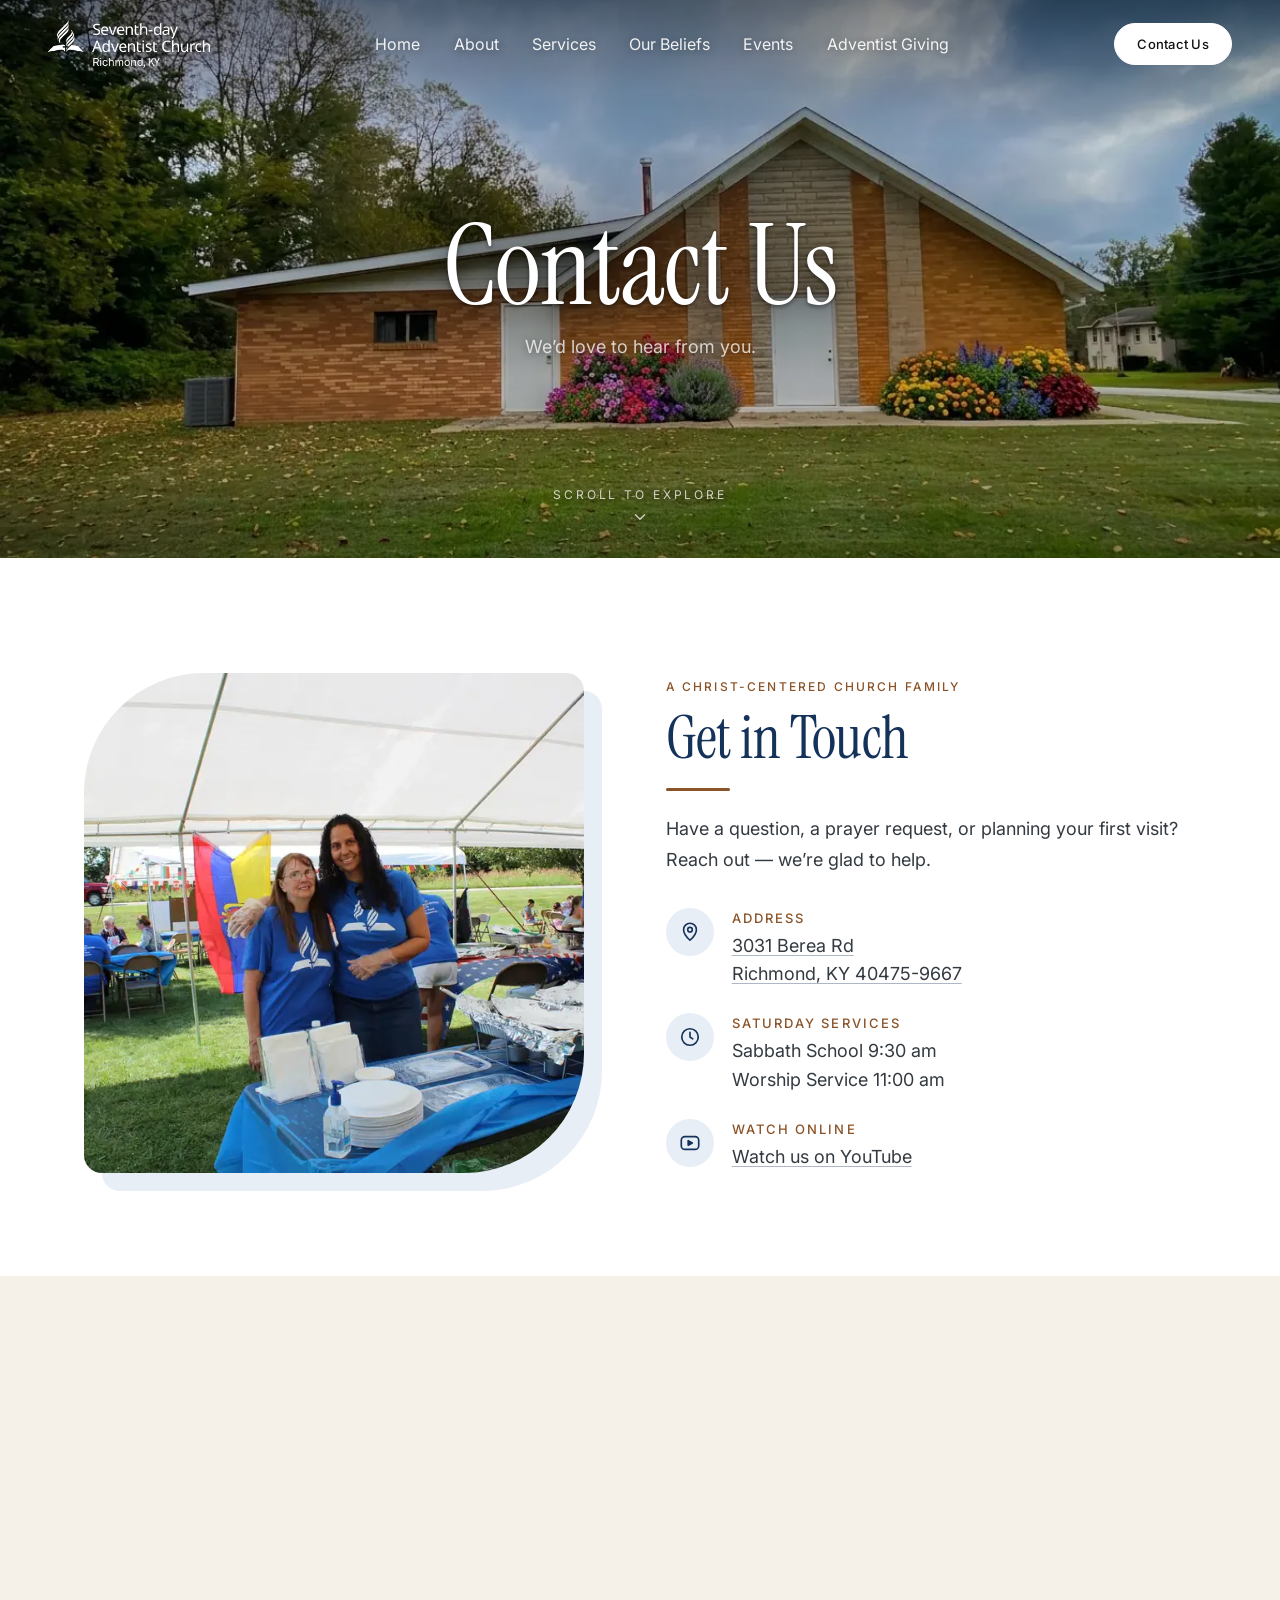
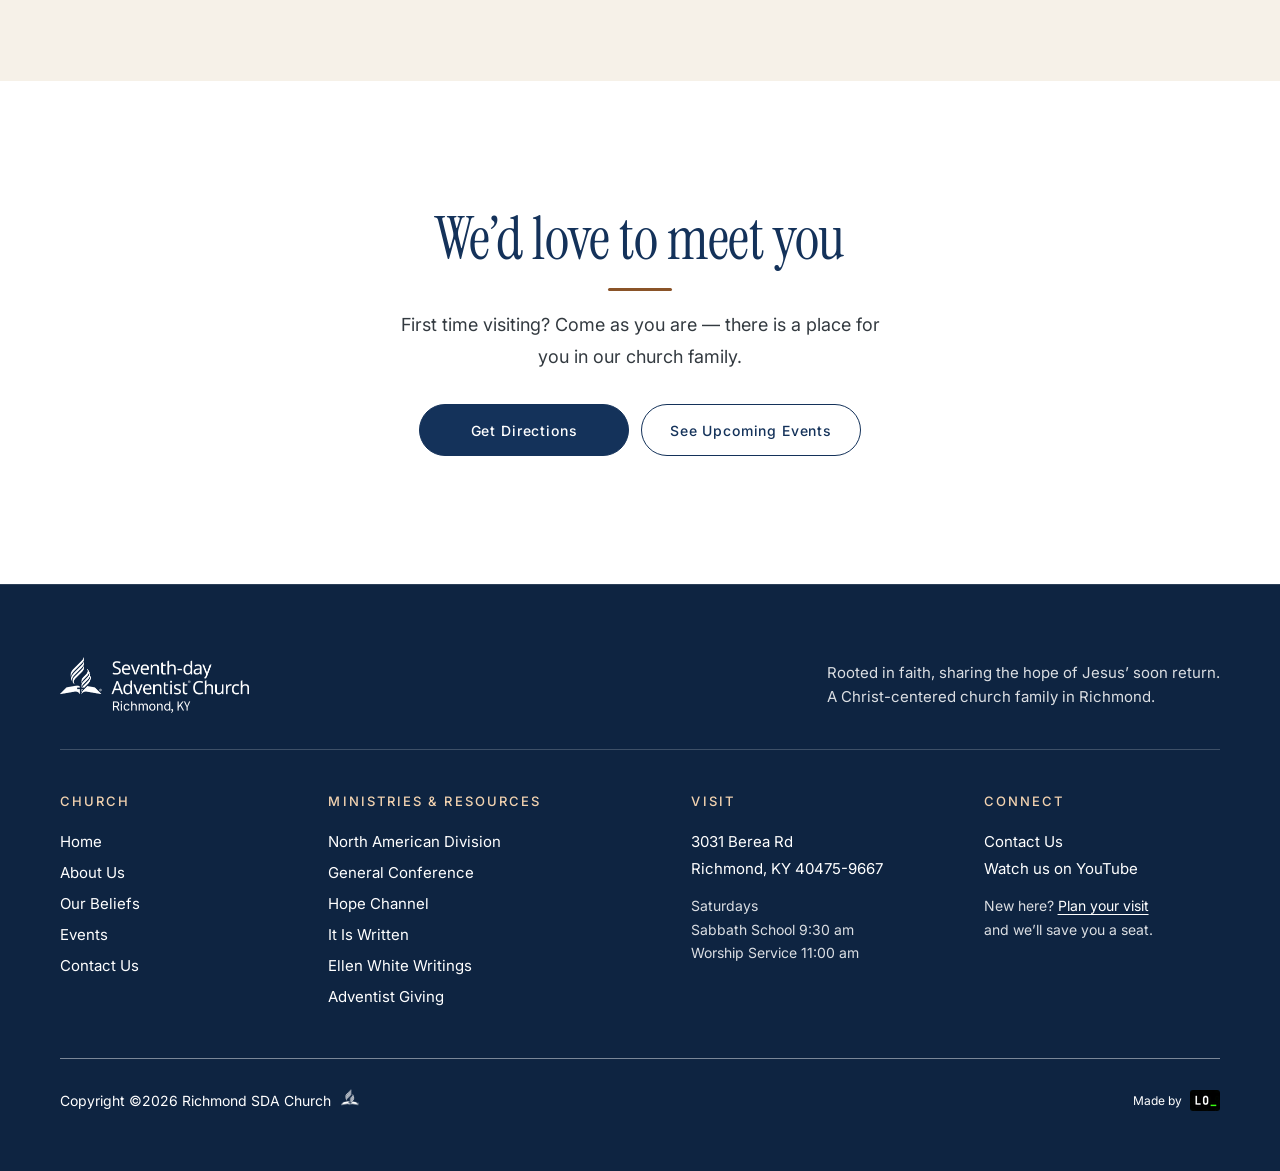
<file: contact.html>
<!DOCTYPE html>
<html lang="en">
<head>
  <meta charset="UTF-8">
  <meta name="viewport" content="width=device-width, initial-scale=1">
  <link rel="icon" href="favicon.ico" sizes="48x48">
  <link rel="icon" href="img/icons/favicon-32.png" type="image/png" sizes="32x32">
  <link rel="icon" href="img/icons/icon-192.png" type="image/png" sizes="192x192">
  <link rel="apple-touch-icon" href="img/icons/apple-touch-icon.png">
  <link rel="manifest" href="site.webmanifest">
  <meta name="theme-color" content="#14325a">
  <!-- Link previews (Facebook, WhatsApp, iMessage, X, LinkedIn…) -->
  <link rel="canonical" href="https://oliver46.github.io/Richmond-ky-sda-church/contact.html">
  <meta property="og:type" content="website">
  <meta property="og:url" content="https://oliver46.github.io/Richmond-ky-sda-church/contact.html">
  <meta property="og:site_name" content="Richmond Seventh-day Adventist Church">
  <meta property="og:locale" content="en_US">
  <meta property="og:title" content="Contact Us | Richmond Seventh-day Adventist Church">
  <meta property="og:description" content="Visit or contact the Richmond Seventh-day Adventist Church at 3031 Berea Rd, Richmond, KY. Sabbath School 9:30 am and Worship Service 11:00 am every Saturday.">
  <meta property="og:image" content="https://oliver46.github.io/Richmond-ky-sda-church/img/og/og-contact.jpg">
  <meta property="og:image:type" content="image/jpeg">
  <meta property="og:image:width" content="1200">
  <meta property="og:image:height" content="630">
  <meta property="og:image:alt" content="The Richmond SDA Church building, with the words We’d love to hear from you">
  <meta name="twitter:card" content="summary_large_image">
  <meta name="twitter:title" content="Contact Us | Richmond Seventh-day Adventist Church">
  <meta name="twitter:description" content="Visit or contact the Richmond Seventh-day Adventist Church at 3031 Berea Rd, Richmond, KY. Sabbath School 9:30 am and Worship Service 11:00 am every Saturday.">
  <meta name="twitter:image" content="https://oliver46.github.io/Richmond-ky-sda-church/img/og/og-contact.jpg">
  <meta name="twitter:image:alt" content="The Richmond SDA Church building, with the words We’d love to hear from you">
  <title>Contact Us | Richmond Seventh-day Adventist Church</title>
  <meta name="description" content="Visit or contact the Richmond Seventh-day Adventist Church at 3031 Berea Rd, Richmond, KY. Sabbath School 9:30 am and Worship Service 11:00 am every Saturday.">

  <link rel="preconnect" href="https://fonts.googleapis.com">
  <link rel="preconnect" href="https://fonts.gstatic.com" crossorigin>
  <link rel="stylesheet" href="https://fonts.googleapis.com/css2?family=Instrument+Serif:ital@0;1&amp;family=Inter:wght@400;500&amp;display=swap">

  <!-- Background photo: preload so it paints with the headline -->
  <link rel="preload" as="image" href="img/about-banner.webp" imagesrcset="img/about-banner-960.webp 960w, img/about-banner.webp 1195w" imagesizes="100vw" type="image/webp">

  <link rel="stylesheet" href="css/style.css?v=20261020">
  <!-- Structured data for search engines -->
  <script type="application/ld+json">
  {
    "@context": "https://schema.org",
    "@type": "Church",
    "name": "Richmond Seventh-day Adventist Church",
    "alternateName": "Richmond SDA Church",
    "url": "https://oliver46.github.io/Richmond-ky-sda-church/",
    "logo": "https://oliver46.github.io/Richmond-ky-sda-church/img/icons/icon-512.png",
    "image": "https://oliver46.github.io/Richmond-ky-sda-church/img/og/og-home.jpg",
    "description": "A Christ-centered, Bible-based Seventh-day Adventist church family in Richmond, Kentucky.",
    "address": {
      "@type": "PostalAddress",
      "streetAddress": "3031 Berea Rd",
      "addressLocality": "Richmond",
      "addressRegion": "KY",
      "postalCode": "40475",
      "addressCountry": "US"
    },
    "openingHoursSpecification": [
      { "@type": "OpeningHoursSpecification", "dayOfWeek": "https://schema.org/Saturday", "opens": "09:30", "closes": "12:30" }
    ],
    "event": [
      { "@type": "Event", "name": "Sabbath School", "eventSchedule": { "@type": "Schedule", "byDay": "https://schema.org/Saturday", "startTime": "09:30", "repeatFrequency": "P1W", "scheduleTimezone": "America/New_York" }, "location": { "@type": "Place", "name": "Richmond Seventh-day Adventist Church", "address": "3031 Berea Rd, Richmond, KY 40475" } },
      { "@type": "Event", "name": "Worship Service", "eventSchedule": { "@type": "Schedule", "byDay": "https://schema.org/Saturday", "startTime": "11:00", "repeatFrequency": "P1W", "scheduleTimezone": "America/New_York" }, "location": { "@type": "Place", "name": "Richmond Seventh-day Adventist Church", "address": "3031 Berea Rd, Richmond, KY 40475" } }
    ]
  }
  </script>
</head>
<body>
<a class="skip-link" href="#main">Skip to main content</a>

<section class="page-hero page-hero--about" aria-labelledby="page-title">
  <div class="hero__media" aria-hidden="true">
    <img src="img/about-banner.webp" srcset="img/about-banner-960.webp 960w, img/about-banner.webp 1195w" sizes="100vw" alt="" width="1195" height="896" fetchpriority="high" decoding="async">
  </div>

  <header>
    <nav class="nav" aria-label="Main">
      <a class="nav__brand" href="index.html"><img src="img/richmond-sda-logo-300.webp" srcset="img/richmond-sda-logo-300.webp 300w, img/richmond-sda-logo-600.webp 600w" sizes="160px" width="300" height="89" alt="Richmond Seventh-day Adventist Church — Home"></a>

      <ul class="nav__links">
        <li><a href="index.html">Home</a></li>
        <li><a href="about.html">About</a></li>
        <li><a href="index.html#services">Services</a></li>
        <li><a href="beliefs.html">Our Beliefs</a></li>
        <li><a href="events.html">Events</a></li>
        <li><a href="https://adventistgiving.org/donate" target="_blank" rel="noopener noreferrer">Adventist Giving<span class="visually-hidden"> (opens in a new tab)</span></a></li>
      </ul>

      <a class="btn btn--white nav__cta" href="contact.html" aria-current="page">Contact Us</a>

      <button class="nav__toggle" type="button" aria-expanded="false" aria-controls="mobile-menu" aria-label="Open menu">
        <svg viewBox="0 0 24 24" fill="none" stroke="currentColor" stroke-width="1.6" stroke-linecap="round" aria-hidden="true"><path d="M4 7h16M4 12h16M4 17h16"/></svg>
      </button>
    </nav>
  </header>

  <div class="page-hero__content">
    <h1 class="reveal" id="page-title">Contact Us</h1>
    <p class="page-hero__sub reveal reveal--2">We’d love to hear from you.</p>
  </div>

  <a class="scroll-cue" href="#contact-info">
    <span>Scroll to explore</span>
    <svg width="18" height="18" viewBox="0 0 24 24" fill="none" stroke="currentColor" stroke-width="1.8" stroke-linecap="round" stroke-linejoin="round" aria-hidden="true"><path d="M6 9l6 6 6-6"/></svg>
  </a>
</section>

<main class="site" id="main" tabindex="-1">

  <!-- Photo + contact details -->
  <section class="contact-intro" id="contact-info" aria-labelledby="contact-title">
    <div class="contact-intro__grid">
      <figure class="contact-intro__media">
        <img src="img/image-collage/collage-3994.webp" alt="Two smiling church members in blue Adventist shirts serving food under a tent at a church fellowship event" width="1000" height="667" loading="lazy" decoding="async">
      </figure>
      <div class="contact-intro__text">
        <span class="kicker">A Christ-centered church family</span>
        <h2 id="contact-title">Get in Touch</h2>
        <p class="contact-intro__lead">Have a question, a prayer request, or planning your first visit? Reach out — we’re glad to help.</p>
        <ul class="contact-list">
          <li>
            <span class="contact-list__icon"><svg width="22" height="22" viewBox="0 0 24 24" fill="none" stroke="currentColor" stroke-width="1.8" stroke-linecap="round" stroke-linejoin="round" aria-hidden="true"><path d="M12 21s-7-6.2-7-11.5A7 7 0 0 1 19 9.5C19 14.8 12 21 12 21z"/><circle cx="12" cy="9.5" r="2.5"/></svg></span>
            <div>
              <h3>Address</h3>
              <p><a href="https://www.google.com/maps/dir/?api=1&amp;destination=3031+Berea+Rd%2C+Richmond%2C+KY+40475" target="_blank" rel="noopener">3031 Berea Rd<br>Richmond, KY 40475-9667<span class="visually-hidden"> (directions open in a new tab)</span></a></p>
            </div>
          </li>
          <li>
            <span class="contact-list__icon"><svg width="22" height="22" viewBox="0 0 24 24" fill="none" stroke="currentColor" stroke-width="1.8" stroke-linecap="round" stroke-linejoin="round" aria-hidden="true"><circle cx="12" cy="12" r="9"/><path d="M12 7v5l3 2"/></svg></span>
            <div>
              <h3>Saturday Services</h3>
              <p>Sabbath School 9:30 am<br>Worship Service 11:00 am</p>
            </div>
          </li>
          <!-- PHONE: remove these comment marks and add the church number
          <li>
            <span class="contact-list__icon"><svg width="22" height="22" viewBox="0 0 24 24" fill="none" stroke="currentColor" stroke-width="1.8" stroke-linecap="round" stroke-linejoin="round" aria-hidden="true"><path d="M22 16.9v3a2 2 0 0 1-2.2 2 19.8 19.8 0 0 1-8.6-3.1 19.5 19.5 0 0 1-6-6A19.8 19.8 0 0 1 2.1 4.2 2 2 0 0 1 4.1 2h3a2 2 0 0 1 2 1.7c.1.9.4 1.8.7 2.7a2 2 0 0 1-.5 2.1L8 9.8a16 16 0 0 0 6 6l1.3-1.3a2 2 0 0 1 2.1-.5c.9.3 1.8.6 2.7.7a2 2 0 0 1 1.7 2z"/></svg></span>
            <div>
              <h3>Phone</h3>
              <p><a href="tel:+1XXXXXXXXXX">(XXX) XXX-XXXX</a></p>
            </div>
          </li>
          -->
          <!-- EMAIL: remove these comment marks and add the church email
          <li>
            <span class="contact-list__icon"><svg width="22" height="22" viewBox="0 0 24 24" fill="none" stroke="currentColor" stroke-width="1.8" stroke-linecap="round" stroke-linejoin="round" aria-hidden="true"><rect x="3" y="5" width="18" height="14" rx="2"/><path d="M3.5 6.5l8.5 6.5 8.5-6.5"/></svg></span>
            <div>
              <h3>Email</h3>
              <p><a href="mailto:name@example.com">name@example.com</a></p>
            </div>
          </li>
          -->
          <li>
            <span class="contact-list__icon"><svg width="22" height="22" viewBox="0 0 24 24" fill="none" stroke="currentColor" stroke-width="1.8" stroke-linecap="round" stroke-linejoin="round" aria-hidden="true"><rect x="2.5" y="5" width="19" height="14" rx="4"/><path d="M10 9.5v5l4.5-2.5z" fill="currentColor"/></svg></span>
            <div>
              <h3>Watch Online</h3>
              <!-- Add the YouTube channel URL in href -->
              <p><a href="#">Watch us on YouTube</a></p>
            </div>
          </li>
        </ul>
      </div>
    </div>
  </section>

  <!-- Map -->
  <section class="contact-map" aria-label="Map to Richmond Seventh-day Adventist Church">
    <iframe
      src="https://maps.google.com/maps?q=3031+Berea+Rd%2C+Richmond%2C+KY+40475&amp;z=14&amp;output=embed"
      title="Map: 3031 Berea Rd, Richmond, KY 40475"
      loading="lazy" referrerpolicy="no-referrer-when-downgrade" allowfullscreen></iframe>
  </section>

  <!-- Final invitation -->
  <section class="bl-cta" aria-labelledby="cta-title">
    <h2 id="cta-title">We’d love to meet you</h2>
    <p>First time visiting? Come as you are — there is a place for you in our church family.</p>
    <div class="bl-cta__actions">
      <a class="btn btn--navy btn--lg" href="https://www.google.com/maps/dir/?api=1&amp;destination=3031+Berea+Rd%2C+Richmond%2C+KY+40475" target="_blank" rel="noopener">Get Directions<span class="visually-hidden"> (opens Google Maps in a new tab)</span></a>
      <a class="btn btn--navy-outline btn--lg" href="events.html">See Upcoming Events</a>
    </div>
  </section>

</main>

<footer class="footer">
  <div class="footer__inner">
    <div class="footer__brand">
      <a href="index.html" class="footer__logo"><img src="img/richmond-sda-logo.webp" alt="Richmond Seventh-day Adventist Church — Home" width="1500" height="445" loading="lazy"></a>
      <p>Rooted in faith, sharing the hope of Jesus’ soon return.<br>A Christ-centered church family in Richmond.</p>
    </div>

    <div class="footer__grid">
      <nav aria-labelledby="f-church">
        <h2 class="footer__heading" id="f-church">Church</h2>
        <ul>
          <li><a href="index.html">Home</a></li>
          <li><a href="about.html">About Us</a></li>
          <li><a href="beliefs.html">Our Beliefs</a></li>
          <li><a href="events.html">Events</a></li>
          <li><a href="contact.html" aria-current="page">Contact Us</a></li>
        </ul>
      </nav>
      <nav aria-labelledby="f-resources">
        <h2 class="footer__heading" id="f-resources">Ministries &amp; Resources</h2>
        <ul>
          <li><a href="https://www.nadadventist.org/" target="_blank" rel="noopener">North American Division<span class="visually-hidden"> (opens in a new tab)</span></a></li>
          <li><a href="https://www.adventist.org/" target="_blank" rel="noopener">General Conference<span class="visually-hidden"> (opens in a new tab)</span></a></li>
          <li><a href="https://www.hopetv.org/" target="_blank" rel="noopener">Hope Channel<span class="visually-hidden"> (opens in a new tab)</span></a></li>
          <li><a href="https://www.itiswritten.com/" target="_blank" rel="noopener">It Is Written<span class="visually-hidden"> (opens in a new tab)</span></a></li>
          <li><a href="https://egwwritings.org/" target="_blank" rel="noopener">Ellen White Writings<span class="visually-hidden"> (opens in a new tab)</span></a></li>
          <li><a href="https://adventistgiving.org/donate" target="_blank" rel="noopener">Adventist Giving<span class="visually-hidden"> (opens in a new tab)</span></a></li>
        </ul>
      </nav>
      <div>
        <h2 class="footer__heading">Visit</h2>
        <address>
          <a href="https://www.google.com/maps/dir/?api=1&amp;destination=3031+Berea+Rd%2C+Richmond%2C+KY+40475" target="_blank" rel="noopener">3031 Berea Rd<br>Richmond, KY 40475-9667<span class="visually-hidden"> (directions open in a new tab)</span></a>
        </address>
        <p class="footer__note">Saturdays<br>Sabbath School 9:30 am<br>Worship Service 11:00 am</p>
      </div>
      <div>
        <h2 class="footer__heading">Connect</h2>
        <!-- Add the church phone number here, e.g. <p><a href="tel:+1XXXXXXXXXX">(XXX) XXX-XXXX</a></p> -->
        <p><a href="contact.html">Contact Us</a></p>
        <p><a href="#">Watch us on YouTube</a></p>
        <p class="footer__note">New here? <a href="contact.html">Plan your visit</a><br>and we’ll save you a seat.</p>
      </div>
    </div>

    <div class="footer__bottom">
      <p class="footer__copy">Copyright ©2026 Richmond SDA Church
        <span class="footer__mark"><img src="img/richmond-sda-logo.webp" alt="" width="1500" height="445" loading="lazy"></span></p>
      <p class="footer__made"><a class="footer__credit remove-decoration" href="https://www.leonoliver.com/" target="_blank" rel="noopener"><span class="footer__credit-text">Made by</span><picture><source srcset="img/leonoliver-logo-30.webp 30w, img/leonoliver-logo-48.webp 48w" sizes="30px" type="image/webp"><img src="img/leonoliver-logo-30.png" srcset="img/leonoliver-logo-30.png 30w, img/leonoliver-logo-48.png 48w" sizes="30px" width="30" height="21" alt="Leon Oliver" loading="lazy" decoding="async"></picture><span class="visually-hidden"> (opens in a new tab)</span></a></p>
    </div>
  </div>
</footer>

<!-- Mobile menu -->
<div class="menu" id="mobile-menu" role="dialog" aria-modal="true" aria-label="Menu" hidden>
  <div class="menu__top">
    <a class="nav__brand" href="index.html"><img src="img/richmond-sda-logo-300.webp" srcset="img/richmond-sda-logo-300.webp 300w, img/richmond-sda-logo-600.webp 600w" sizes="160px" width="300" height="89" alt="Richmond Seventh-day Adventist Church — Home"></a>
    <button class="nav__toggle" type="button" data-menu-close aria-label="Close menu">
      <svg viewBox="0 0 24 24" fill="none" stroke="currentColor" stroke-width="1.6" stroke-linecap="round" aria-hidden="true"><path d="M6 6l12 12M18 6L6 18"/></svg>
    </button>
  </div>
  <ul class="menu__links">
    <li><a href="index.html">Home</a></li>
    <li><a href="about.html">About</a></li>
    <li><a href="index.html#services">Services</a></li>
    <li><a href="beliefs.html">Our Beliefs</a></li>
    <li><a href="events.html">Events</a></li>
    <li><a href="https://adventistgiving.org/donate" target="_blank" rel="noopener noreferrer">Adventist Giving<span class="visually-hidden"> (opens in a new tab)</span></a></li>
  </ul>
  <a class="btn btn--white" href="contact.html" aria-current="page">Contact Us</a>
</div>

<script src="js/main.js?v=20261020" defer></script>
</body>
</html>
</file>
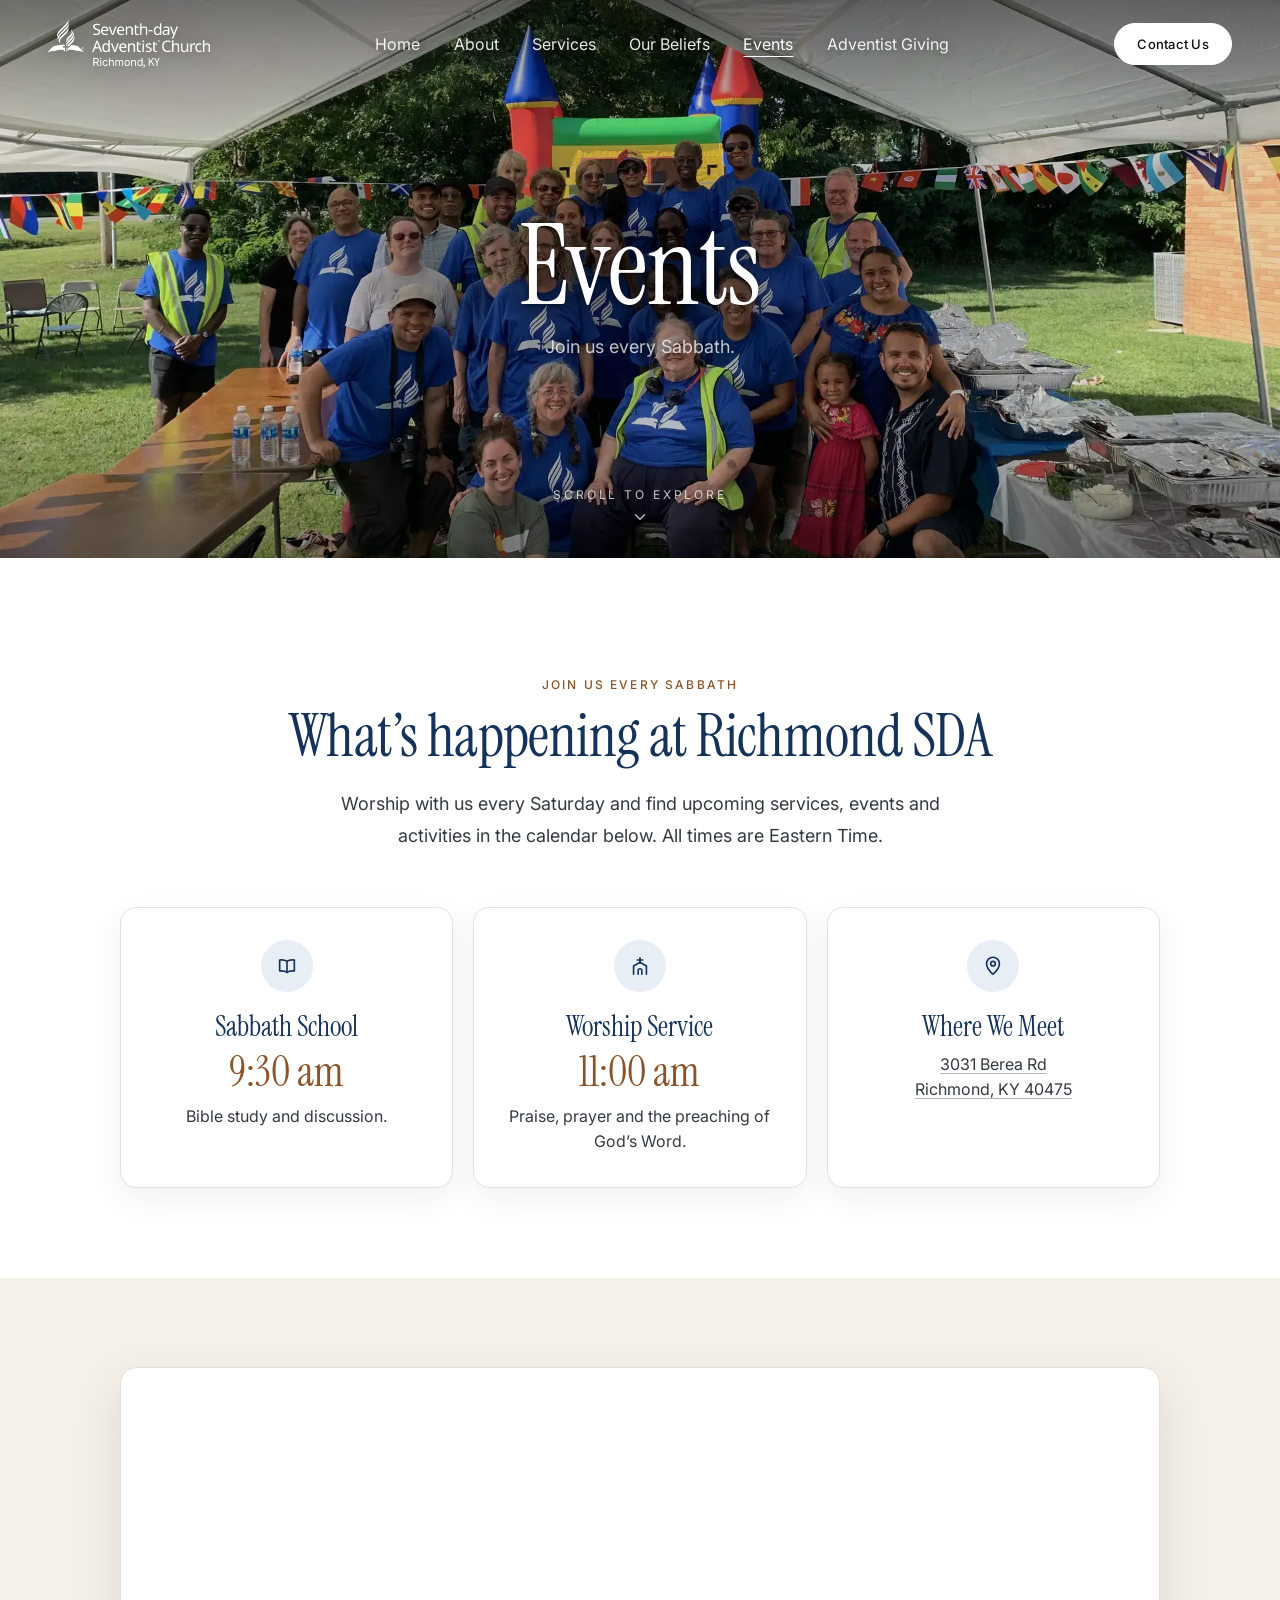
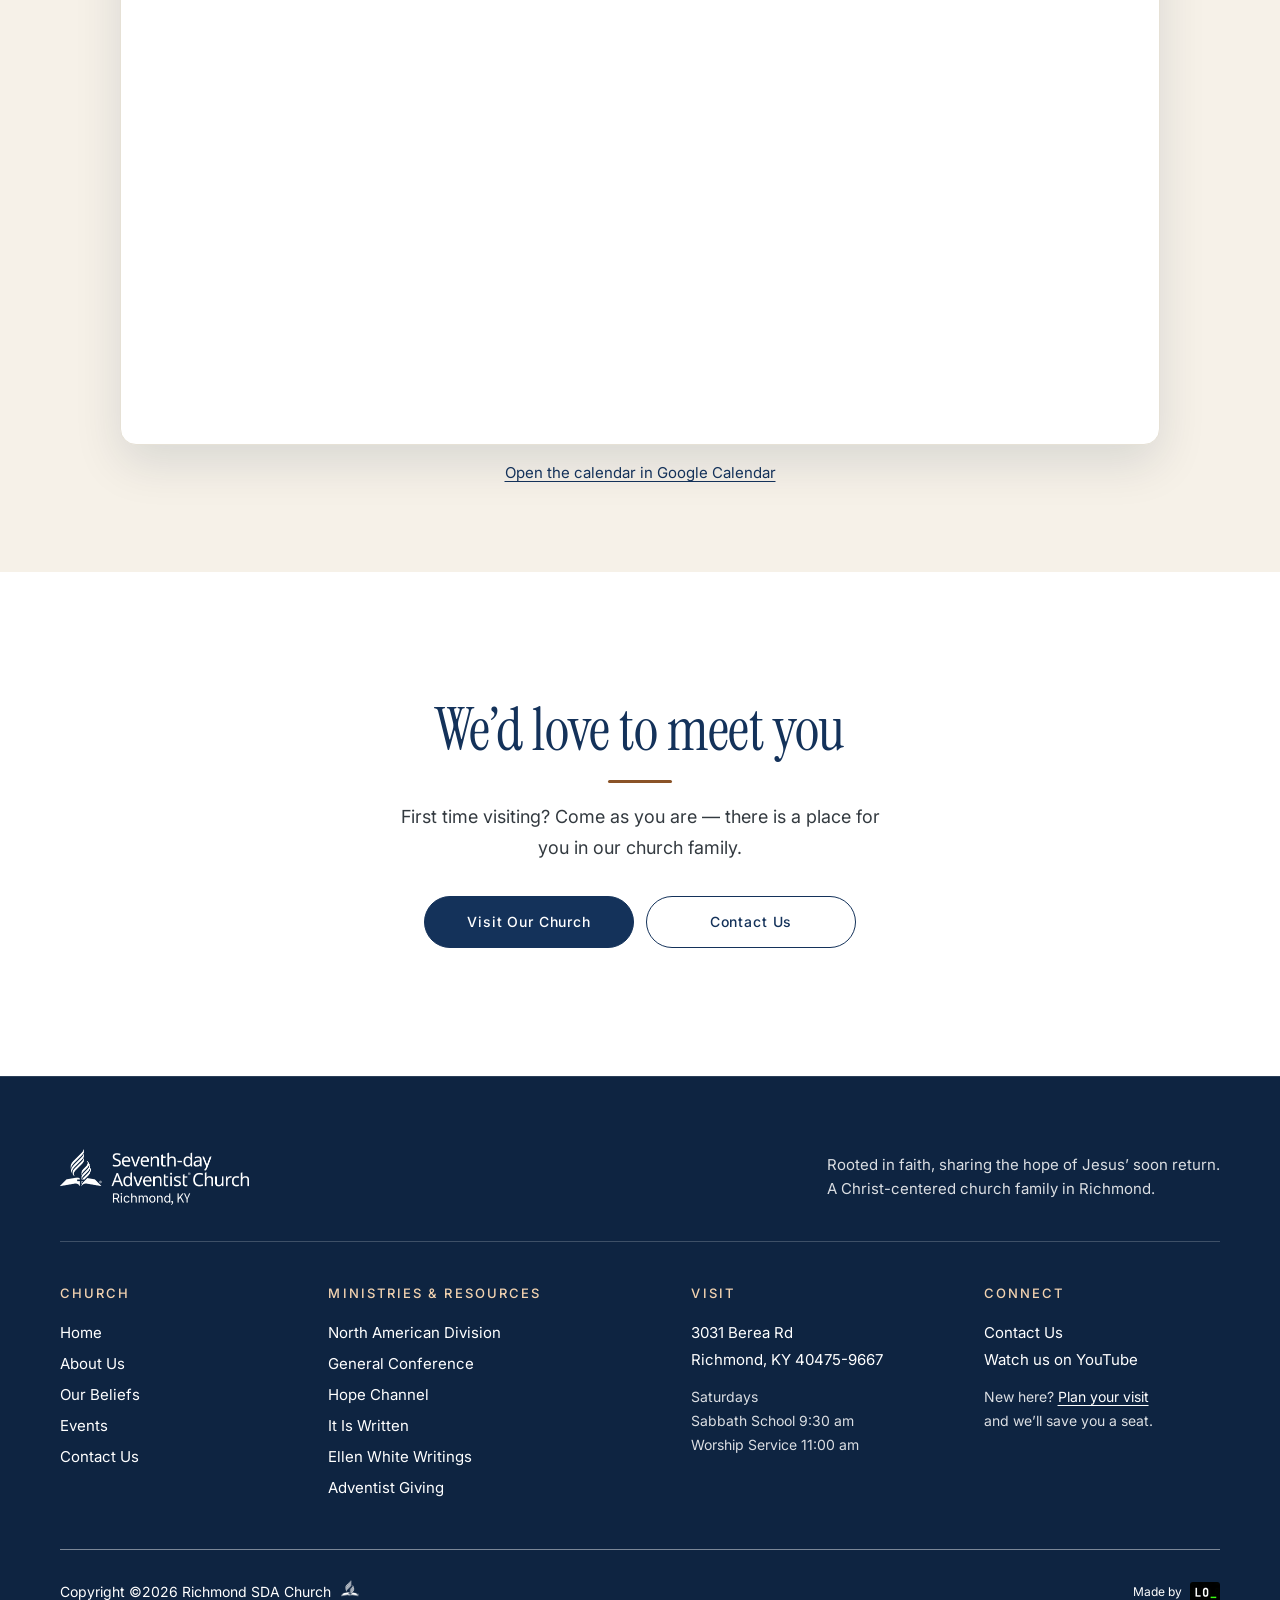
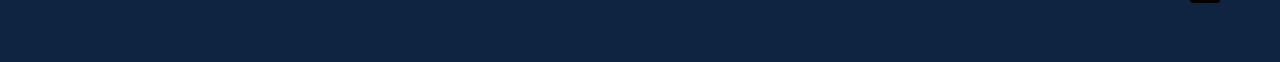
<file: events.html>
<!DOCTYPE html>
<html lang="en">
<head>
  <meta charset="UTF-8">
  <meta name="viewport" content="width=device-width, initial-scale=1">
  <link rel="icon" href="favicon.ico" sizes="48x48">
  <link rel="icon" href="img/icons/favicon-32.png" type="image/png" sizes="32x32">
  <link rel="icon" href="img/icons/icon-192.png" type="image/png" sizes="192x192">
  <link rel="apple-touch-icon" href="img/icons/apple-touch-icon.png">
  <link rel="manifest" href="site.webmanifest">
  <meta name="theme-color" content="#14325a">
  <!-- Link previews (Facebook, WhatsApp, iMessage, X, LinkedIn…) -->
  <link rel="canonical" href="https://oliver46.github.io/Richmond-ky-sda-church/events.html">
  <meta property="og:type" content="website">
  <meta property="og:url" content="https://oliver46.github.io/Richmond-ky-sda-church/events.html">
  <meta property="og:site_name" content="Richmond Seventh-day Adventist Church">
  <meta property="og:locale" content="en_US">
  <meta property="og:title" content="Events Calendar | Richmond Seventh-day Adventist Church">
  <meta property="og:description" content="Upcoming services, events and activities at the Richmond Seventh-day Adventist Church in Richmond, KY. Join us every Sabbath at 9:30 am and 11:00 am.">
  <meta property="og:image" content="https://oliver46.github.io/Richmond-ky-sda-church/img/og/og-events.jpg">
  <meta property="og:image:type" content="image/jpeg">
  <meta property="og:image:width" content="1200">
  <meta property="og:image:height" content="630">
  <meta property="og:image:alt" content="Church members gathered at a fellowship event, with the words Join us every Sabbath">
  <meta name="twitter:card" content="summary_large_image">
  <meta name="twitter:title" content="Events Calendar | Richmond Seventh-day Adventist Church">
  <meta name="twitter:description" content="Upcoming services, events and activities at the Richmond Seventh-day Adventist Church in Richmond, KY. Join us every Sabbath at 9:30 am and 11:00 am.">
  <meta name="twitter:image" content="https://oliver46.github.io/Richmond-ky-sda-church/img/og/og-events.jpg">
  <meta name="twitter:image:alt" content="Church members gathered at a fellowship event, with the words Join us every Sabbath">
  <title>Events Calendar | Richmond Seventh-day Adventist Church</title>
  <meta name="description" content="Upcoming services, events and activities at the Richmond Seventh-day Adventist Church in Richmond, KY. Join us every Sabbath at 9:30 am and 11:00 am.">

  <link rel="preconnect" href="https://fonts.googleapis.com">
  <link rel="preconnect" href="https://fonts.gstatic.com" crossorigin>
  <link rel="stylesheet" href="https://fonts.googleapis.com/css2?family=Instrument+Serif:ital@0;1&amp;family=Inter:wght@400;500&amp;display=swap">

  <!-- Background photo: preload so it paints with the headline -->
  <link rel="preload" as="image" href="img/events-hero.webp" imagesrcset="img/events-hero-960.webp 960w, img/events-hero.webp 1920w" imagesizes="100vw" type="image/webp">

  <link rel="stylesheet" href="css/style.css?v=20261020">
</head>
<body>
<a class="skip-link" href="#main">Skip to main content</a>

<section class="page-hero page-hero--events" aria-labelledby="page-title">
  <div class="hero__media" aria-hidden="true">
    <img src="img/events-hero.webp" srcset="img/events-hero-960.webp 960w, img/events-hero.webp 1920w" sizes="100vw" alt="" width="1920" height="1440" fetchpriority="high" decoding="async">
  </div>

  <header>
    <nav class="nav" aria-label="Main">
      <a class="nav__brand" href="index.html"><img src="img/richmond-sda-logo-300.webp" srcset="img/richmond-sda-logo-300.webp 300w, img/richmond-sda-logo-600.webp 600w" sizes="160px" width="300" height="89" alt="Richmond Seventh-day Adventist Church — Home"></a>

      <ul class="nav__links">
        <li><a href="index.html">Home</a></li>
        <li><a href="about.html">About</a></li>
        <li><a href="index.html#services">Services</a></li>
        <li><a href="beliefs.html">Our Beliefs</a></li>
        <li><a href="events.html" aria-current="page">Events</a></li>
        <li><a href="https://adventistgiving.org/donate" target="_blank" rel="noopener noreferrer">Adventist Giving<span class="visually-hidden"> (opens in a new tab)</span></a></li>
      </ul>

      <a class="btn btn--white nav__cta" href="contact.html">Contact Us</a>

      <button class="nav__toggle" type="button" aria-expanded="false" aria-controls="mobile-menu" aria-label="Open menu">
        <svg viewBox="0 0 24 24" fill="none" stroke="currentColor" stroke-width="1.6" stroke-linecap="round" aria-hidden="true"><path d="M4 7h16M4 12h16M4 17h16"/></svg>
      </button>
    </nav>
  </header>

  <div class="page-hero__content">
    <h1 class="reveal" id="page-title">Events</h1>
    <p class="page-hero__sub reveal reveal--2">Join us every Sabbath.</p>
  </div>

  <a class="scroll-cue" href="#join-us">
    <span>Scroll to explore</span>
    <svg width="18" height="18" viewBox="0 0 24 24" fill="none" stroke="currentColor" stroke-width="1.8" stroke-linecap="round" stroke-linejoin="round" aria-hidden="true"><path d="M6 9l6 6 6-6"/></svg>
  </a>
</section>

<main class="site" id="main" tabindex="-1">

  <!-- Introduction + every Sabbath -->
  <section class="cal-intro" id="join-us" aria-labelledby="cal-title">
    <div class="cal-intro__head">
      <span class="kicker">Join us every Sabbath</span>
      <h2 id="cal-title">What’s happening at Richmond SDA</h2>
      <p>Worship with us every Saturday and find upcoming services, events and activities in the calendar below. All times are Eastern Time.</p>
    </div>
    <ul class="sabbath">
      <li class="sabbath__card">
        <span class="sabbath__icon"><svg width="22" height="22" viewBox="0 0 24 24" fill="none" stroke="currentColor" stroke-width="1.8" stroke-linecap="round" stroke-linejoin="round" aria-hidden="true"><path d="M12 7c-2-1.6-5-2-8-1.6v12c3-.4 6 0 8 1.6 2-1.6 5-2 8-1.6v-12c-3-.4-6 0-8 1.6z"/><path d="M12 7v12"/></svg></span>
        <h3>Sabbath School</h3>
        <p class="sabbath__time">9:30 am</p>
        <p>Bible study and discussion.</p>
      </li>
      <li class="sabbath__card">
        <span class="sabbath__icon"><svg width="22" height="22" viewBox="0 0 24 24" fill="none" stroke="currentColor" stroke-width="1.8" stroke-linecap="round" stroke-linejoin="round" aria-hidden="true"><path d="M12 3v6M9 5.5h6"/><path d="M5 21V12l7-4 7 4v9"/><path d="M10 21v-4a2 2 0 0 1 4 0v4"/></svg></span>
        <h3>Worship Service</h3>
        <p class="sabbath__time">11:00 am</p>
        <p>Praise, prayer and the preaching of God’s Word.</p>
      </li>
      <li class="sabbath__card">
        <span class="sabbath__icon"><svg width="22" height="22" viewBox="0 0 24 24" fill="none" stroke="currentColor" stroke-width="1.8" stroke-linecap="round" stroke-linejoin="round" aria-hidden="true"><path d="M12 21s-7-6.2-7-11.5A7 7 0 0 1 19 9.5C19 14.8 12 21 12 21z"/><circle cx="12" cy="9.5" r="2.5"/></svg></span>
        <h3>Where We Meet</h3>
        <p class="sabbath__place"><a href="https://www.google.com/maps/dir/?api=1&amp;destination=3031+Berea+Rd%2C+Richmond%2C+KY+40475" target="_blank" rel="noopener">3031 Berea Rd<br>Richmond, KY 40475<span class="visually-hidden"> (directions open in a new tab)</span></a></p>
      </li>
    </ul>
  </section>

  <!-- Google Calendar (Eastern Time). The script picks the view: month on large screens, agenda on phones. -->
  <section class="calendar" id="calendar" aria-label="Calendar of services and events">
    <div class="calendar__frame">
      <iframe class="calendar__embed"
              title="Richmond SDA Church calendar of services and events"
              data-src="https://calendar.google.com/calendar/embed?src=ca2c67269866b9614dd8dee7cb0749a64f6071c8e8fce1a24c530f19ffec6d1c%40group.calendar.google.com&amp;ctz=America%2FNew_York&amp;showTitle=0&amp;showPrint=0&amp;showCalendars=0&amp;showTz=0&amp;mode=MONTH"
              data-mobile-src="https://calendar.google.com/calendar/embed?src=ca2c67269866b9614dd8dee7cb0749a64f6071c8e8fce1a24c530f19ffec6d1c%40group.calendar.google.com&amp;ctz=America%2FNew_York&amp;showTitle=0&amp;showPrint=0&amp;showCalendars=0&amp;showTz=0&amp;mode=AGENDA"
              loading="lazy"></iframe>
      <noscript><p><a href="https://calendar.google.com/calendar/embed?src=ca2c67269866b9614dd8dee7cb0749a64f6071c8e8fce1a24c530f19ffec6d1c%40group.calendar.google.com&amp;ctz=America%2FNew_York&amp;showTitle=0&amp;showPrint=0&amp;showCalendars=0&amp;showTz=0&amp;mode=MONTH" target="_blank" rel="noopener">Open the church calendar in Google Calendar<span class="visually-hidden"> (opens in a new tab)</span></a></p></noscript>
    </div>
    <p class="calendar__link"><a href="https://calendar.google.com/calendar/embed?src=ca2c67269866b9614dd8dee7cb0749a64f6071c8e8fce1a24c530f19ffec6d1c%40group.calendar.google.com&amp;ctz=America%2FNew_York&amp;showTitle=0&amp;showPrint=0&amp;showCalendars=0&amp;showTz=0&amp;mode=MONTH" target="_blank" rel="noopener">Open the calendar in Google Calendar<span class="visually-hidden"> (opens in a new tab)</span></a></p>
  </section>

  <!-- Final invitation -->
  <section class="bl-cta" aria-labelledby="cta-title">
    <h2 id="cta-title">We’d love to meet you</h2>
    <p>First time visiting? Come as you are — there is a place for you in our church family.</p>
    <div class="bl-cta__actions">
      <a class="btn btn--navy btn--lg" href="https://www.google.com/maps/dir/?api=1&amp;destination=3031+Berea+Rd%2C+Richmond%2C+KY+40475" target="_blank" rel="noopener">Visit Our Church<span class="visually-hidden"> (directions open in Google Maps)</span></a>
      <a class="btn btn--navy-outline btn--lg" href="contact.html">Contact Us</a>
    </div>
  </section>

</main>

<footer class="footer">
  <div class="footer__inner">
    <div class="footer__brand">
      <a href="index.html" class="footer__logo"><img src="img/richmond-sda-logo.webp" alt="Richmond Seventh-day Adventist Church — Home" width="1500" height="445" loading="lazy"></a>
      <p>Rooted in faith, sharing the hope of Jesus’ soon return.<br>A Christ-centered church family in Richmond.</p>
    </div>

    <div class="footer__grid">
      <nav aria-labelledby="f-church">
        <h2 class="footer__heading" id="f-church">Church</h2>
        <ul>
          <li><a href="index.html">Home</a></li>
          <li><a href="about.html">About Us</a></li>
          <li><a href="beliefs.html">Our Beliefs</a></li>
          <li><a href="events.html" aria-current="page">Events</a></li>
          <li><a href="contact.html">Contact Us</a></li>
        </ul>
      </nav>
      <nav aria-labelledby="f-resources">
        <h2 class="footer__heading" id="f-resources">Ministries &amp; Resources</h2>
        <ul>
          <li><a href="https://www.nadadventist.org/" target="_blank" rel="noopener">North American Division<span class="visually-hidden"> (opens in a new tab)</span></a></li>
          <li><a href="https://www.adventist.org/" target="_blank" rel="noopener">General Conference<span class="visually-hidden"> (opens in a new tab)</span></a></li>
          <li><a href="https://www.hopetv.org/" target="_blank" rel="noopener">Hope Channel<span class="visually-hidden"> (opens in a new tab)</span></a></li>
          <li><a href="https://www.itiswritten.com/" target="_blank" rel="noopener">It Is Written<span class="visually-hidden"> (opens in a new tab)</span></a></li>
          <li><a href="https://egwwritings.org/" target="_blank" rel="noopener">Ellen White Writings<span class="visually-hidden"> (opens in a new tab)</span></a></li>
          <li><a href="https://adventistgiving.org/donate" target="_blank" rel="noopener">Adventist Giving<span class="visually-hidden"> (opens in a new tab)</span></a></li>
        </ul>
      </nav>
      <div>
        <h2 class="footer__heading">Visit</h2>
        <address>
          <a href="https://www.google.com/maps/dir/?api=1&amp;destination=3031+Berea+Rd%2C+Richmond%2C+KY+40475" target="_blank" rel="noopener">3031 Berea Rd<br>Richmond, KY 40475-9667<span class="visually-hidden"> (directions open in a new tab)</span></a>
        </address>
        <p class="footer__note">Saturdays<br>Sabbath School 9:30 am<br>Worship Service 11:00 am</p>
      </div>
      <div>
        <h2 class="footer__heading">Connect</h2>
        <!-- Add the church phone number here, e.g. <p><a href="tel:+1XXXXXXXXXX">(XXX) XXX-XXXX</a></p> -->
        <p><a href="contact.html">Contact Us</a></p>
        <p><a href="#">Watch us on YouTube</a></p>
        <p class="footer__note">New here? <a href="contact.html">Plan your visit</a><br>and we’ll save you a seat.</p>
      </div>
    </div>

    <div class="footer__bottom">
      <p class="footer__copy">Copyright ©2026 Richmond SDA Church
        <span class="footer__mark"><img src="img/richmond-sda-logo.webp" alt="" width="1500" height="445" loading="lazy"></span></p>
      <p class="footer__made"><a class="footer__credit remove-decoration" href="https://www.leonoliver.com/" target="_blank" rel="noopener"><span class="footer__credit-text">Made by</span><picture><source srcset="img/leonoliver-logo-30.webp 30w, img/leonoliver-logo-48.webp 48w" sizes="30px" type="image/webp"><img src="img/leonoliver-logo-30.png" srcset="img/leonoliver-logo-30.png 30w, img/leonoliver-logo-48.png 48w" sizes="30px" width="30" height="21" alt="Leon Oliver" loading="lazy" decoding="async"></picture><span class="visually-hidden"> (opens in a new tab)</span></a></p>
    </div>
  </div>
</footer>

<!-- Mobile menu -->
<div class="menu" id="mobile-menu" role="dialog" aria-modal="true" aria-label="Menu" hidden>
  <div class="menu__top">
    <a class="nav__brand" href="index.html"><img src="img/richmond-sda-logo-300.webp" srcset="img/richmond-sda-logo-300.webp 300w, img/richmond-sda-logo-600.webp 600w" sizes="160px" width="300" height="89" alt="Richmond Seventh-day Adventist Church — Home"></a>
    <button class="nav__toggle" type="button" data-menu-close aria-label="Close menu">
      <svg viewBox="0 0 24 24" fill="none" stroke="currentColor" stroke-width="1.6" stroke-linecap="round" aria-hidden="true"><path d="M6 6l12 12M18 6L6 18"/></svg>
    </button>
  </div>
  <ul class="menu__links">
    <li><a href="index.html">Home</a></li>
    <li><a href="about.html">About</a></li>
    <li><a href="index.html#services">Services</a></li>
    <li><a href="beliefs.html">Our Beliefs</a></li>
    <li><a href="events.html" aria-current="page">Events</a></li>
    <li><a href="https://adventistgiving.org/donate" target="_blank" rel="noopener noreferrer">Adventist Giving<span class="visually-hidden"> (opens in a new tab)</span></a></li>
  </ul>
  <a class="btn btn--white" href="contact.html">Contact Us</a>
</div>

<script src="js/main.js?v=20261020" defer></script>
</body>
</html>
</file>
<file: css/style.css>
/* =====================================================================
   Richmond Seventh-day Adventist Church — site styles
   Shared by index, about, beliefs, events and contact.

   Contents
     1. Design tokens: colors, fonts, spacing
     2. Base & accessibility
     3. Shared pieces: small labels, accent bar under titles
     4. Buttons
     5. Header navigation & mobile menu
     6. Home hero
     7. Inner-page banner (About, Beliefs, Events, Contact)
     8. Home: text blocks (About Us, Our Beliefs)
     9. Home: Church Services (parallax photo)
     10. Home: events carousel
     11. Inner pages: shared section layout
     12. About page
     13. Our Beliefs page
     14. Events page
     15. Contact page
     16. Closing invitation (end of inner pages)
     17. Footer
     18. Entrance animation
     19. Page-specific photo tweaks
     20. Reduced motion (kept last so these always win)
   ===================================================================== */

/* =====================================================================
   1. Design tokens: colors, fonts, spacing
   ===================================================================== */
:root {
  /* Brand colors */
  --navy: #14325a;   /* blue of the church sign: headings and buttons */
  --navy-hover: #1d4475;
  --wood: #8a5328;   /* warm wood accent: labels, bars (AA on white) */
  --cream: #f6f1e8;   /* soft warm section background */
  --charcoal: #333a40;   /* body text */
  --deep-glass: rgba(14, 30, 52, .84);   /* dark glass box on photos */
  --paper: #fdfbf7;   /* warm off-white text on navy */
  --gold: #e2bd78;   /* accent on navy (bars, badges) */
  --gold-light: #f3d3b0;   /* small labels on dark backgrounds */
  --gold-hover: #f7ddc0;   /* gold button hover */
  --line: #e6e1d6;   /* card borders */
  --blue-tint: #e8eef6;   /* icon circles, photo backing */
  --navy-deep: #0e2441;   /* footer */
  --muted: #6b6f73;   /* secondary text on light backgrounds */
  --ink: #1a1a17;   /* text on gold */
  --white: #fff;
  --white-75: rgba(255, 255, 255, .75);

  /* Type */
  --font-display: "Instrument Serif", Georgia, serif;
  --font-ui: "Inter", system-ui, -apple-system, "Segoe UI", sans-serif;

  /* Layout & motion */
  --gutter: clamp(24px, 4vw, 48px);
  --measure: 60ch;
  --ease: cubic-bezier(.2, .7, .2, 1);
}

/* =====================================================================
   2. Base & accessibility
   ===================================================================== */

*, *::before, *::after { box-sizing: border-box; margin: 0; padding: 0; }

body {
  background: #000;
  color: var(--white);
  font-family: var(--font-ui);
  -webkit-font-smoothing: antialiased;
}

.visually-hidden {
  position: absolute; width: 1px; height: 1px; overflow: hidden;
  clip-path: inset(50%); white-space: nowrap;
}

/* Visible keyboard focus everywhere */
:focus-visible { outline: 2px solid var(--white); outline-offset: 4px; border-radius: 999px; }

.site { background: #fff; color: var(--charcoal); }

.site :focus-visible { outline: 2px solid currentColor; outline-offset: 3px; border-radius: 4px; }

/* Accessibility: "Skip to main content" link, visible only when focused with the keyboard */
.skip-link {
  position: absolute; left: 16px; top: -100px; z-index: 10000;
  padding: 12px 18px; border-radius: 10px;
  background: #fff; color: var(--navy); font: 500 15px/1 var(--font-ui); text-decoration: none;
  box-shadow: 0 6px 24px rgba(0, 0, 0, .25);
}

.skip-link:focus { top: 16px; outline: 2px solid var(--navy); outline-offset: 2px; }

main:focus { outline: none; }

/* =====================================================================
   3. Shared pieces: small labels, accent bar under titles
   ===================================================================== */

/* Short warm-wood bar centered under section titles */
.bl-cta h2::after,
.contact-intro__text h2::after,
.ab-title::after,
.block h2::after {
  content: ""; display: block; width: 64px; height: 3px; border-radius: 999px; background: var(--wood);
}

.kicker.kicker--wood { color: var(--wood); }

.kicker {
  display: inline-block; margin: 0 0 14px;
  font-size: 12px; font-weight: 500; letter-spacing: .18em; text-transform: uppercase;
  color: var(--gold-light);
}

/* =====================================================================
   4. Buttons
   ===================================================================== */

.btn--navy { background: var(--navy); color: #fff; border: 1.5px solid var(--navy); }

.btn--navy:hover { background: var(--navy-hover); border-color: var(--navy-hover); box-shadow: 0 8px 24px rgba(20, 50, 90, .25); }

.btn {
  display: inline-flex;
  align-items: center;
  justify-content: center;
  min-height: 48px;
  padding: 0 28px;
  border-radius: 999px;
  font-family: var(--font-ui);
  font-size: 14px;
  font-weight: 500;
  letter-spacing: .06em;
  text-decoration: none;
  white-space: nowrap;
  cursor: pointer;
  transition: transform .2s ease, background-color .2s ease, box-shadow .2s ease;
}

.btn:active { transform: scale(.97); }

.btn--white { background: var(--white); color: #111; border: 1px solid var(--white); }

.btn--white:hover { box-shadow: 0 8px 28px rgba(255, 255, 255, .28); }

.btn--glass {
  background: rgba(255, 255, 255, .12);
  color: var(--white);
  border: 1px solid rgba(255, 255, 255, .35);
  -webkit-backdrop-filter: blur(14px) saturate(140%);
  backdrop-filter: blur(14px) saturate(140%);
}

.btn--glass:hover { background: rgba(255, 255, 255, .2); }

.btn--navy-outline { background: transparent; color: var(--navy); border: 1.5px solid var(--navy); }

.btn--navy-outline:hover { background: var(--navy); color: #fff; }

.btn--lg { min-height: 52px; padding: 0 28px; font-weight: 500; }

@media (max-width: 560px) {
  .btn--lg { white-space: normal; text-align: center; height: auto; padding: 12px 20px; }
}

.btn--outline-light { background: transparent; color: var(--paper); border: 1.5px solid rgba(253, 251, 247, .55); }

.btn--outline-light:hover { background: var(--paper); color: var(--navy); border-color: var(--paper); }

/* =====================================================================
   5. Header navigation & mobile menu
   ===================================================================== */

/* ---------- Navigation ---------- */
.nav {
  display: flex;
  align-items: center;
  justify-content: space-between;
  gap: 24px;
  padding: 20px var(--gutter);
}

.nav__brand {
  font-weight: 400;
  font-size: 32px;
  line-height: 1;
  color: var(--white);
  text-decoration: none;
  text-shadow: 0 1px 12px rgba(0, 0, 0, .35);
  display: inline-flex;
  align-items: center;
}

.nav__brand img {
  display: block;
  height: clamp(36px, 4.2vw, 48px);
  width: auto;
  filter: drop-shadow(0 1px 8px rgba(0, 0, 0, .35));
}

.nav__links {
  display: flex;
  gap: clamp(20px, 2.6vw, 36px);
  list-style: none;
}

.nav__links a {
  font-size: 16px;
  font-weight: 400;
  color: var(--white);
  text-decoration: none;
  opacity: .9;
  text-shadow: 0 1px 10px rgba(0, 0, 0, .4);
  transition: opacity .2s ease;
}

.nav__links a:hover { opacity: 1; text-decoration: underline; text-underline-offset: 6px; }

.nav__links a[aria-current="page"] { opacity: 1; text-decoration: underline; text-underline-offset: 6px; }

.menu__links a[aria-current="page"] { text-decoration: underline; text-decoration-thickness: 2px; text-underline-offset: 8px; }

.nav__cta { min-height: 42px; padding: 0 22px; font-size: 13px; letter-spacing: .02em; }

.nav__toggle {
  display: none;
  width: 44px; height: 44px;
  align-items: center; justify-content: center;
  border: 1px solid rgba(255, 255, 255, .35);
  border-radius: 999px;
  background: rgba(255, 255, 255, .12);
  -webkit-backdrop-filter: blur(14px);
  backdrop-filter: blur(14px);
  color: var(--white);
  cursor: pointer;
}

.nav__toggle svg { width: 20px; height: 20px; }

/* ---------- Mobile menu ---------- */
.menu {
  position: fixed;
  inset: 0;
  z-index: 50;
  display: flex;
  flex-direction: column;
  padding: 20px var(--gutter) 40px;
  background: rgba(0, 0, 0, .82);
  -webkit-backdrop-filter: blur(18px);
  backdrop-filter: blur(18px);
  opacity: 0;
  visibility: hidden;
  transition: opacity .3s ease, visibility 0s linear .3s;
}

.menu .nav__toggle { display: inline-flex; }   /* close button inside the open menu */
.menu.is-open { opacity: 1; visibility: visible; transition: opacity .3s ease; }

.menu__top { display: flex; align-items: center; justify-content: space-between; }

.menu__links {
  flex: 1;
  display: flex;
  flex-direction: column;
  justify-content: center;
  gap: 22px;
  list-style: none;
}

.menu__links a {
  font-family: var(--font-display);
  font-size: 40px;
  line-height: 1;
  color: var(--white);
  text-decoration: none;
}

.menu .btn { align-self: flex-start; }

/* ---------- Responsive ---------- */
@media (max-width: 980px) {
  .nav__links, .nav__cta { display: none; }
  .nav__toggle { display: inline-flex; }
}

/* =====================================================================
   6. Home hero
   ===================================================================== */

.hero {
  position: relative;
  isolation: isolate;
  min-height: 100vh;
  min-height: 100svh;               /* grows on short screens instead of clipping text */
  display: flex;
  flex-direction: column;
  overflow: hidden;
}

/* Background photo + 20% black layer */
.hero__media { position: absolute; inset: 0; z-index: -1; }

.hero__media picture,
.hero__media img {
  display: block;
  width: 100%;
  height: 100%;
  object-fit: cover;
  object-position: center;
}

.hero__media::after {
  content: "";
  position: absolute;
  inset: 0;
  /* Transparent blue overlay: a little deeper at the top (nav) and
     bottom, lighter in the middle so the sanctuary still shows */
  background:
    linear-gradient(180deg,
      rgba(10, 35, 85, .62) 0%,
      rgba(16, 55, 120, .42) 45%,
      rgba(10, 30, 75, .66) 100%);
}

/* ---------- Centre content ---------- */
.hero__content {
  flex: 1;
  display: flex;
  flex-direction: column;
  align-items: center;
  justify-content: center;
  text-align: center;
  padding: 40px var(--gutter) 96px;
}

.hero__pill {
  display: inline-flex;
  align-items: center;
  gap: 10px;
  margin-bottom: 28px;
  padding: 8px 18px;
  border-radius: 999px;
  border: 1px solid rgba(255, 255, 255, .35);
  background: rgba(255, 255, 255, .12);
  -webkit-backdrop-filter: blur(14px);
  backdrop-filter: blur(14px);
  font-size: 13px;
  font-weight: 400;
  letter-spacing: .02em;
}

.hero__pill-dot { width: 6px; height: 6px; border-radius: 50%; background: var(--white); box-shadow: 0 0 10px var(--white); }

.hero__title {
  max-width: 1024px;
  font-family: var(--font-display);
  font-weight: 400;
  font-size: 48px;                                       /* mobile */
  line-height: .95;
  letter-spacing: -.01em;
  color: var(--white);
  /* soft white glow + a faint shadow so it reads over the bright wood */
  text-shadow: 0 2px 4px rgba(0, 0, 0, .45), 0 4px 24px rgba(0, 0, 0, .55), 0 0 60px rgba(0, 0, 0, .3);
}

.hero__title em { display: block; font-style: italic; }

@media (min-width: 640px)  { .hero__title { font-size: clamp(72px, 10vw, 96px); } }

/* tablet */
@media (min-width: 1024px) { .hero__title { font-size: 120px; } }

/* desktop */
.hero__text {
  max-width: 576px;
  margin-top: 28px;
  font-size: 16px;
  font-weight: 400;
  line-height: 1.65;
  color: var(--white-75);
  /* layered shadow keeps 75% white readable over the busy sanctuary photo */
  text-shadow: 0 1px 2px rgba(0, 0, 0, .55), 0 2px 18px rgba(0, 0, 0, .65);
}

@media (min-width: 640px) { .hero__text { font-size: 18px; } }

.hero__actions {
  display: flex;
  flex-wrap: wrap;
  justify-content: center;
  gap: 14px;
  margin-top: 36px;
}

.hero__scroll {
  position: absolute;
  left: 50%;
  bottom: 28px;
  translate: -50% 0;
  font-size: 12px;
  letter-spacing: .24em;
  text-transform: uppercase;
  color: var(--white-75);
  text-shadow: 0 1px 10px rgba(0, 0, 0, .5);
}

@media (max-width: 560px) {
  .hero__actions { flex-direction: column; align-items: stretch; width: 100%; max-width: 360px; }
  .hero__actions .btn { width: 100%; white-space: normal; text-align: center; }
  .hero__content { padding-bottom: 88px; }
}

@media (max-height: 640px) {
  .hero__content { justify-content: flex-start; padding-top: 24px; }
}

/* =====================================================================
   7. Inner-page banner (About, Beliefs, Events, Contact)
   ===================================================================== */

.page-hero {
  position: relative; isolation: isolate; overflow: hidden;
  min-height: clamp(420px, 62vh, 600px);
  display: flex; flex-direction: column;
}

.page-hero .hero__media img { object-position: center 55%; }

.page-hero__content {
  flex: 1; display: flex; flex-direction: column; align-items: center; justify-content: center;
  text-align: center; padding: 24px var(--gutter) 104px;
}

.page-hero h1 {
  font-family: var(--font-display); font-weight: 400;
  font-size: clamp(56px, 9vw, 112px); line-height: 1; letter-spacing: -.01em; color: #fff;
  text-shadow: 0 2px 4px rgba(0, 0, 0, .45), 0 4px 24px rgba(0, 0, 0, .55), 0 0 60px rgba(0, 0, 0, .3);
}

.page-hero__sub { margin-top: 14px; font-size: clamp(16px, 1.6vw, 18px); color: var(--white-75); text-shadow: 0 1px 10px rgba(0, 0, 0, .5); }

.scroll-cue {
  position: absolute; left: 50%; bottom: 24px; translate: -50% 0;
  display: inline-flex; flex-direction: column; align-items: center; gap: 6px;
  padding: 8px 12px; border-radius: 8px;
  font-size: 12px; letter-spacing: .24em; text-transform: uppercase; white-space: nowrap;
  color: var(--white-75); text-decoration: none; text-shadow: 0 1px 10px rgba(0, 0, 0, .5);
}

.scroll-cue:hover { color: #fff; }

.scroll-cue svg { animation: cue-float 2.4s ease-in-out 2; }

@keyframes cue-float { 0%, 100% { transform: translateY(0); } 50% { transform: translateY(5px); } }

/* =====================================================================
   8. Home: text blocks (About Us, Our Beliefs)
   ===================================================================== */

/* Centered text blocks */
.block { padding: clamp(64px, 8vw, 112px) 24px; text-align: center; }

.block--cream { background: var(--cream); }

.block__inner { max-width: 720px; margin: 0 auto; }

.block h2 {
  display: inline-flex; flex-direction: column; align-items: center; gap: 18px;
  font-family: var(--font-display); font-weight: 400;
  font-size: clamp(40px, 4.6vw, 60px); line-height: 1.05; letter-spacing: -.01em;
  color: var(--navy);
}

.block__inner > p { max-width: var(--measure); margin: 24px auto 0; font-size: 18px; line-height: 1.75; }

.block .btn { margin-top: 32px; }

/* =====================================================================
   9. Home: Church Services (parallax photo)
   ===================================================================== */

/* Parallax */
.parallax {
  position: relative; overflow: hidden; isolation: isolate;
  min-height: clamp(460px, 62vh, 620px);
  display: flex; align-items: center;
  padding: 48px clamp(16px, 5vw, 64px);
}

.parallax__img {
  position: absolute; left: 0; right: 0; top: -15%; height: 130%; z-index: -1;
  width: 100%; object-fit: cover; object-position: center 62%;
  will-change: transform;
}

/* Transparent blue overlay (same as the hero) */
.parallax::after {
  content: "";
  position: absolute; inset: 0; z-index: -1;
  background:
    linear-gradient(180deg,
      rgba(10, 35, 85, .62) 0%,
      rgba(16, 55, 120, .42) 45%,
      rgba(10, 30, 75, .66) 100%);
  pointer-events: none;
}

/* phones: keep the sign in view */
.parallax__box {
  max-width: 540px; width: 100%;
  background: var(--deep-glass);
  -webkit-backdrop-filter: blur(2px); backdrop-filter: blur(2px);
  border: 2px solid #fff;
  border-radius: 14px;
  color: #fff; padding: clamp(28px, 3.4vw, 44px);
  text-align: center;
}

.parallax--left  .parallax__box { margin-left:  clamp(0px, 8vw, 140px); }

.parallax__box h2 {
  font-family: var(--font-display); font-weight: 400;
  font-size: clamp(32px, 3.4vw, 44px); line-height: 1.1; color: #fff;
}

.schedule { margin-top: 22px; font-size: 18px; line-height: 1.75; }

.schedule dt { margin-bottom: 4px; font-size: 13px; font-weight: 500; letter-spacing: .18em; text-transform: uppercase; color: var(--gold-light); }

.schedule dd { margin: 0; }

@media (max-width: 767px) {
  .parallax { justify-content: center; }
  .parallax .parallax__box { margin: 0; }
}

/* =====================================================================
   10. Home: events carousel
   ===================================================================== */

/* ---------- Events (carousel of cards on the sign's blue) ---------- */
.events { background: var(--navy); color: var(--paper); padding: clamp(80px, 9vw, 110px) 0; }

.events__inner { max-width: 1280px; margin: 0 auto; padding: 0 40px; }

.events__head { display: flex; align-items: flex-end; justify-content: space-between; gap: 32px; margin-bottom: 48px; }

.events__heading {
  font-family: var(--font-display); font-weight: 400;
  font-size: clamp(40px, 4.6vw, 60px); line-height: 1.05; letter-spacing: -.01em; color: var(--paper);
}

.events__copy { margin-top: 16px; max-width: 520px; font-size: 16px; line-height: 1.65; color: rgba(253, 251, 247, .78); }

.events__controls { display: flex; gap: 10px; flex: 0 0 auto; }

.round-btn {
  display: grid; place-items: center;
  width: 44px; height: 44px; border-radius: 50%;
  background: transparent; color: var(--paper); border: 1.5px solid rgba(253, 251, 247, .45);
  cursor: pointer; transition: background .25s ease, color .25s ease, border-color .25s ease, opacity .25s ease;
}

.round-btn svg { width: 18px; height: 18px; }

.round-btn:hover { background: var(--paper); color: var(--navy); border-color: var(--paper); }

.round-btn:disabled { opacity: .35; cursor: default; background: transparent; color: var(--paper); border-color: rgba(253, 251, 247, .45); }

.events :focus-visible { outline: 2px solid #fff; outline-offset: 3px; }

.events-track {
  display: flex; gap: 24px; list-style: none;
  overflow-x: auto; scroll-snap-type: x mandatory; scroll-behavior: smooth;
  padding-bottom: 8px; scrollbar-width: none;
}

.events-track::-webkit-scrollbar { display: none; }

.event-card {
  flex: 0 0 auto; width: calc((100% - 72px) / 4);
  scroll-snap-align: start;
  background: rgba(253, 251, 247, .06);
  border: 1px solid rgba(253, 251, 247, .14);
  border-radius: 18px; overflow: hidden;
  transition: transform .3s ease, border-color .3s ease;
}

.event-card:hover { transform: translateY(-4px); border-color: rgba(253, 251, 247, .3); }

.event-card__media { position: relative; height: 190px; }

.event-card__media img { display: block; width: 100%; height: 100%; object-fit: cover; }

.event-card__badge {
  position: absolute; top: 14px; left: 14px;
  padding: 5px 13px; border-radius: 999px;
  background: var(--gold); color: var(--ink);
  font-size: 11px; font-weight: 500; letter-spacing: .06em; text-transform: uppercase;
}

.event-card__body { padding: 22px 22px 26px; }

.event-card__when { display: block; margin-bottom: 8px; font-size: 11.5px; font-weight: 500; letter-spacing: .1em; text-transform: uppercase; color: var(--gold-light); }

.event-card__title { margin-bottom: 10px; font-family: var(--font-display); font-weight: 400; font-size: 26px; line-height: 1.15; color: var(--paper); }

.event-card__copy { font-size: 14px; line-height: 1.6; color: rgba(253, 251, 247, .74); }

.events__cta { margin-top: 48px; text-align: center; }

@media (max-width: 1100px) { .event-card { width: calc((100% - 48px) / 3); } }

@media (max-width: 860px)  { .event-card { width: calc((100% - 24px) / 2); } }

@media (max-width: 720px) {
  .events__inner { padding: 0 24px; }
  .events__head { flex-direction: column; align-items: flex-start; gap: 20px; }
  .events__controls { align-self: flex-end; }
}

@media (max-width: 560px)  { .event-card { width: 84%; } }

/* =====================================================================
   11. Inner pages: shared section layout
   ===================================================================== */

.ab-section { padding: clamp(72px, 9vw, 120px) 24px; }

.ab-section--cream { background: var(--cream); }

.ab-wrap { max-width: 1120px; margin: 0 auto; }

.ab-head { max-width: 720px; margin: 0 auto; text-align: center; }

.ab-head .kicker, .ab-life__text .kicker, .ab-intro__text .kicker { display: block; }

.ab-title {
  display: inline-flex; flex-direction: column; align-items: center; gap: 18px;
  font-family: var(--font-display); font-weight: 400;
  font-size: clamp(40px, 4.6vw, 60px); line-height: 1.05; letter-spacing: -.01em; color: var(--navy);
}

.ab-head > p:not(.kicker) { max-width: var(--measure); margin: 22px auto 0; font-size: 18px; line-height: 1.75; }

/* 1. Intro: photo + statement */
.ab-intro__grid { display: grid; gap: clamp(40px, 6vw, 88px); align-items: center; }

@media (min-width: 900px) { .ab-intro__grid { grid-template-columns: minmax(0, 1fr) minmax(0, 1.05fr); } }

.ab-intro__media { position: relative; isolation: isolate; margin: 0; max-width: 560px; width: 100%; justify-self: center; }

.ab-intro__media img {
  display: block; width: 100%; height: auto; aspect-ratio: 16 / 10; object-fit: cover; object-position: 50% 90%;   /* crops the white tent roof */
  border-radius: 120px 18px 120px 18px;
  /* thin ring + soft shadow so the leaf shape reads even where the photo is white (the tent) */
  box-shadow: 0 0 0 1px rgba(20, 50, 90, .10), 0 18px 40px rgba(20, 50, 90, .16);
}

.ab-intro__media::before {
  content: ""; position: absolute; inset: 18px -18px -18px 18px; z-index: -1;
  background: #dbe5f1; border-radius: 120px 18px 120px 18px;
}

.ab-intro__text { max-width: var(--measure); }

.ab-statement {
  font-family: var(--font-display); font-weight: 400;
  font-size: clamp(30px, 3.2vw, 42px); line-height: 1.2; color: var(--navy);
}

.ab-statement em { color: var(--wood); }

.ab-intro__text > p:not(.kicker) { margin-top: 22px; font-size: 18px; line-height: 1.75; }

.ab-intro__text .btn { margin-top: 30px; }

@media (max-width: 899px) { .ab-intro__text { justify-self: center; text-align: center; } }

/* =====================================================================
   12. About page
   ===================================================================== */

/* 2. Who we are + numbers */
.ab-who__body { max-width: var(--measure); margin: 28px auto 0; }

.ab-who__body p { font-size: 18px; line-height: 1.75; }

.ab-who__body p + p { margin-top: 18px; }

.ab-stats {
  list-style: none; max-width: 960px; margin: clamp(40px, 5vw, 56px) auto 0;
  display: grid; gap: 16px; grid-template-columns: 1fr;
}

@media (min-width: 700px) { .ab-stats { grid-template-columns: repeat(3, minmax(0, 1fr)); } }

.ab-stats li {
  padding: 28px 20px; text-align: center; background: #fff;
  border: 1px solid var(--line); border-radius: 16px;
}

.ab-stats strong { display: block; font-family: var(--font-display); font-weight: 400; font-size: clamp(40px, 4vw, 52px); line-height: 1; color: var(--navy); }

.ab-stats span { display: block; margin-top: 10px; font-size: 15px; line-height: 1.5; color: var(--charcoal); }

.ab-source { margin-top: 18px; text-align: center; font-size: 13px; color: var(--muted); }

.ab-source a { color: inherit; text-underline-offset: 3px; }

/* 3. How we live it out: four value cards */
.ab-values {
  list-style: none; margin-top: clamp(40px, 5vw, 56px);
  display: grid; gap: 20px; grid-template-columns: 1fr;
}

@media (min-width: 640px)  { .ab-values { grid-template-columns: repeat(2, minmax(0, 1fr)); } }

@media (min-width: 1040px) { .ab-values { grid-template-columns: repeat(4, minmax(0, 1fr)); } }

.ab-value {
  padding: 30px 26px 32px; background: #fff;
  border: 1px solid var(--line); border-radius: 16px;
  box-shadow: 0 10px 30px rgba(20, 50, 90, .07);
  transition: transform .3s ease, box-shadow .3s ease;
}

.ab-value:hover { transform: translateY(-4px); box-shadow: 0 16px 40px rgba(20, 50, 90, .12); }

.ab-value__icon {
  display: grid; place-items: center; width: 52px; height: 52px; margin-bottom: 20px;
  border-radius: 50%; background: var(--blue-tint); color: var(--navy);
}

.ab-value h3 { font-family: var(--font-display); font-weight: 400; font-size: 28px; line-height: 1.2; color: var(--navy); }

.ab-value p { margin-top: 10px; font-size: 16px; line-height: 1.65; }

/* 4. Life together: text + photo mosaic */
.ab-life__grid { display: grid; gap: clamp(36px, 5vw, 72px); align-items: center; }

@media (min-width: 960px) { .ab-life__grid { grid-template-columns: minmax(0, .9fr) minmax(0, 1.1fr); } }

.ab-life__text .ab-title { align-items: flex-start; }

.ab-life__text p:not(.kicker) { margin-top: 22px; font-size: 18px; line-height: 1.75; }

@media (max-width: 959px) { .ab-life__text { text-align: center; } .ab-life__text .ab-title { align-items: center; } }

.ab-mosaic {
  display: grid; gap: 12px; grid-template-columns: repeat(3, minmax(0, 1fr)); grid-auto-rows: clamp(110px, 13vw, 170px);
}

.ab-mosaic figure { margin: 0; overflow: hidden; border-radius: 14px; }

.ab-mosaic figure:first-child { grid-column: span 2; grid-row: span 2; }

.ab-mosaic img { display: block; width: 100%; height: 100%; object-fit: cover; transition: transform .6s var(--ease); }

.ab-mosaic figure:hover img { transform: scale(1.05); }

/* 5. Your first visit (navy band) */
.ab-visit { background: var(--navy); color: var(--paper); }

.ab-visit .ab-title { color: var(--paper); }

.ab-visit .ab-head > p:not(.kicker) { color: rgba(253, 251, 247, .8); }

.ab-visit .kicker { color: var(--gold-light); }

.ab-visit .ab-title::after { background: var(--gold); }

.ab-steps {
  list-style: none; counter-reset: step; max-width: 1040px; margin: clamp(40px, 5vw, 56px) auto 0;
  display: grid; gap: 20px; grid-template-columns: 1fr;
}

@media (min-width: 820px) { .ab-steps { grid-template-columns: repeat(3, minmax(0, 1fr)); } }

.ab-step {
  position: relative; padding: 30px 26px;
  background: rgba(253, 251, 247, .06); border: 1px solid rgba(253, 251, 247, .16); border-radius: 16px;
}

.ab-step__time { display: block; font-size: 12px; font-weight: 500; letter-spacing: .16em; text-transform: uppercase; color: var(--gold-light); }

.ab-step h3 { margin-top: 10px; font-family: var(--font-display); font-weight: 400; font-size: 30px; line-height: 1.15; color: var(--paper); }

.ab-step p { margin-top: 10px; font-size: 16px; line-height: 1.65; color: rgba(253, 251, 247, .8); }

.ab-visit__note { margin-top: 32px; text-align: center; font-size: 16px; color: rgba(253, 251, 247, .8); }

.ab-visit__note a { color: #fff; text-underline-offset: 3px; }

/* 6. Verse */
.ab-verse { max-width: 820px; margin: 0 auto; text-align: center; }

.ab-verse blockquote p {
  font-family: var(--font-display); font-style: italic; font-weight: 400;
  font-size: clamp(30px, 3.6vw, 46px); line-height: 1.25; color: var(--navy);
}

.ab-verse cite { display: block; margin-top: 20px; font-style: normal; font-size: 13px; font-weight: 500; letter-spacing: .16em; text-transform: uppercase; color: var(--wood); }

/* =====================================================================
   13. Our Beliefs page
   ===================================================================== */

/* Chips that jump to each belief */
.bf-toc ol { list-style: none; margin-top: 30px; display: flex; flex-wrap: wrap; justify-content: center; gap: 8px 10px; }

.bf-toc a {
  display: inline-flex; align-items: center; gap: 8px; padding: 9px 16px; border-radius: 999px;
  border: 1px solid rgba(20, 50, 90, .2); background: #fff; color: var(--navy);
  font-size: 14px; text-decoration: none; transition: background .2s ease, color .2s ease, border-color .2s ease;
}

.bf-toc a span { font-size: 12px; font-weight: 500; letter-spacing: .08em; color: var(--wood); }

.bf-toc a:hover { background: var(--navy); color: #fff; border-color: var(--navy); }

.bf-toc a:hover span { color: var(--gold-light); }

/* One belief: number + icon panel beside the text, alternating sides */
.bf-list { display: grid; gap: clamp(28px, 4vw, 40px); margin-top: clamp(48px, 6vw, 72px); }

.bf-item {
  display: grid; gap: clamp(24px, 4vw, 56px); align-items: center;
  padding: clamp(28px, 4vw, 48px); background: #fff;
  border: 1px solid var(--line); border-radius: 22px; box-shadow: 0 14px 40px rgba(20, 50, 90, .07);
  scroll-margin-top: 24px;
}

@media (min-width: 900px) {
  .bf-item { grid-template-columns: 300px minmax(0, 1fr); }
  .bf-item:nth-child(even) { grid-template-columns: minmax(0, 1fr) 300px; }
  .bf-item:nth-child(even) .bf-art { order: 2; }
}

.bf-art {
  position: relative; display: grid; place-items: center; aspect-ratio: 1 / 1; max-width: 300px; width: 100%; justify-self: center;
  border-radius: 120px 18px 120px 18px; background: linear-gradient(160deg, var(--blue-tint), var(--cream)); color: var(--navy);
}

.bf-art svg { width: 46%; height: auto; }

.bf-art__num {
  position: absolute; left: 22px; top: 14px;
  font-family: var(--font-display); font-size: 64px; line-height: 1; color: var(--wood);   /* 3:1+ contrast (WCAG large text) */
}

.bf-body h3 { font-family: var(--font-display); font-weight: 400; font-size: clamp(32px, 3.2vw, 42px); line-height: 1.1; color: var(--navy); }

.bf-body > p { margin-top: 16px; font-size: 18px; line-height: 1.75; }

.bf-verse { margin: 24px 0 0; padding: 4px 0 4px 22px; border-left: 3px solid var(--wood); }

.bf-verse p { font-family: var(--font-display); font-style: italic; font-size: clamp(22px, 2vw, 26px); line-height: 1.35; color: var(--navy); }

.bf-verse cite, .bf-refs dt { display: block; margin-top: 10px; font-style: normal; font-size: 12px; font-weight: 500; letter-spacing: .16em; text-transform: uppercase; color: var(--wood); }

.bf-meaning { margin-top: 22px; padding: 16px 18px; border-radius: 12px; background: var(--cream); font-size: 16px; line-height: 1.65; }

.bf-meaning strong { color: var(--navy); font-weight: 500; }

.bf-refs { margin-top: 18px; font-size: 14px; color: #5d6166; }

.bf-refs dt { display: inline; margin: 0 8px 0 0; }

.bf-refs dd { display: inline; margin: 0; }

/* The center: Jesus (navy, featured) */
.bf-item--center { background: var(--navy); border-color: var(--navy); color: rgba(253, 251, 247, .85); }

.bf-item--center .bf-art { background: rgba(253, 251, 247, .08); color: var(--gold-light); }

.bf-item--center .bf-art__num { color: var(--gold-light); }

.bf-item--center h3, .bf-item--center .bf-verse p { color: var(--paper); }

.bf-item--center .bf-verse { border-color: var(--gold); }

.bf-item--center .bf-verse cite { color: var(--gold-light); }

.bf-item--center .bf-meaning { background: rgba(253, 251, 247, .08); }

.bf-item--center .bf-meaning strong { color: #fff; }

.bf-item--center .bf-refs { color: rgba(253, 251, 247, .7); }

.bf-item--center .bf-refs dt { color: var(--gold-light); }

.bf-tag { display: inline-block; margin-bottom: 14px; padding: 5px 13px; border-radius: 999px; background: var(--gold); color: var(--ink); font-size: 11px; font-weight: 500; letter-spacing: .08em; text-transform: uppercase; }

/* Church & living: photo strip inside the card */
.bf-photos { display: grid; grid-template-columns: repeat(3, minmax(0, 1fr)); gap: 10px; margin-top: 22px; }

.bf-photos img { display: block; width: 100%; height: auto; aspect-ratio: 4 / 3; object-fit: cover; border-radius: 12px; }

/* The Sabbath feature */
.bf-sabbath { position: relative; isolation: isolate; overflow: hidden; color: #fff; }

.bf-sabbath__bg { position: absolute; inset: 0; z-index: -2; width: 100%; height: 100%; object-fit: cover; object-position: center 55%; }

.bf-sabbath::after {
  content: ""; position: absolute; inset: 0; z-index: -1;
  background: linear-gradient(180deg, rgba(10, 35, 85, .78) 0%, rgba(16, 45, 100, .70) 50%, rgba(10, 30, 75, .82) 100%);
}

.bf-sabbath .kicker { color: var(--gold-light); }

.bf-sabbath .ab-title { color: #fff; }

.bf-sabbath .ab-title::after { background: var(--gold); }

.bf-sabbath .ab-head > p:not(.kicker) { color: rgba(255, 255, 255, .85); }

.bf-sabbath__verse { margin-top: 26px; font-family: var(--font-display); font-style: italic; font-size: clamp(26px, 2.6vw, 34px); line-height: 1.3; }

.bf-sabbath__verse cite { display: block; margin-top: 10px; font-family: var(--font-ui); font-style: normal; font-size: 12px; font-weight: 500; letter-spacing: .16em; text-transform: uppercase; color: var(--gold-light); }

.bf-sabbath__grid { list-style: none; max-width: 1040px; margin: clamp(36px, 5vw, 52px) auto 0; display: grid; gap: 16px; grid-template-columns: 1fr; }

@media (min-width: 640px) { .bf-sabbath__grid { grid-template-columns: repeat(2, minmax(0, 1fr)); } }

@media (min-width: 1000px) { .bf-sabbath__grid { grid-template-columns: repeat(4, minmax(0, 1fr)); } }

.bf-sabbath__grid li {
  padding: 24px 22px; border-radius: 16px; text-align: left;
  background: rgba(255, 255, 255, .1); border: 1px solid rgba(255, 255, 255, .22);
  -webkit-backdrop-filter: blur(6px); backdrop-filter: blur(6px);
}

.bf-sabbath__grid h3 { font-family: var(--font-display); font-weight: 400; font-size: 26px; line-height: 1.15; }

.bf-sabbath__grid p { margin-top: 8px; font-size: 15px; line-height: 1.6; color: rgba(255, 255, 255, .85); }

.bf-sabbath__note { margin-top: 28px; text-align: center; font-size: 15px; color: rgba(255, 255, 255, .85); }

/* 28 Fundamental Beliefs */
.bf-28 { display: grid; gap: clamp(20px, 4vw, 56px); align-items: center; max-width: 960px; margin: 0 auto; }

@media (min-width: 760px) { .bf-28 { grid-template-columns: auto minmax(0, 1fr); } }

.bf-28__num { font-family: var(--font-display); font-size: clamp(140px, 18vw, 220px); line-height: .85; color: var(--navy); text-align: center; }

.bf-28__num span { display: block; margin-top: 10px; font-family: var(--font-ui); font-size: 12px; font-weight: 500; letter-spacing: .2em; text-transform: uppercase; color: var(--wood); }

.bf-28__text h2 { font-family: var(--font-display); font-weight: 400; font-size: clamp(36px, 3.8vw, 50px); line-height: 1.1; color: var(--navy); }

.bf-28__text p:not(.kicker) { margin-top: 16px; font-size: 18px; line-height: 1.75; }

.bf-28__text .btn { margin-top: 26px; gap: 10px; }

.bf-28__text .btn svg { width: 16px; height: 16px; }

@media (max-width: 759px) { .bf-28__text { text-align: center; } }

/* 28 beliefs on the church blue, with an open Bible drawn faintly on the right */
.bf-28-band { position: relative; isolation: isolate; overflow: hidden; background: var(--navy); color: rgba(253, 251, 247, .85); }

.bf-28-band .bf-28 { position: relative; z-index: 1; }

.bf-28-band .bf-28__num { color: var(--paper); }

.bf-28-band .bf-28__num span, .bf-28-band .kicker { color: var(--gold-light); }

.bf-28-band .bf-28__text h2 { color: var(--paper); }

.bf-28-band .btn--white { background: var(--gold-light); border-color: var(--gold-light); color: var(--navy); }

.bf-28-band .btn--white:hover { background: var(--gold-hover); border-color: var(--gold-hover); box-shadow: 0 8px 28px rgba(243, 211, 176, .3); }

/* Open Bible photo on the right, fading into the blue toward the text */
.bf-28__bible {
  position: absolute; z-index: 0; top: 0; right: 0; height: 100%; width: 58%;
  object-fit: cover; object-position: 60% 60%; opacity: .55; pointer-events: none;
  -webkit-mask-image: linear-gradient(90deg, transparent 0%, #000 55%);
          mask-image: linear-gradient(90deg, transparent 0%, #000 55%);
}

@media (min-width: 760px) { .bf-28-band .bf-28 { max-width: 1120px; } .bf-28-band .bf-28__text { max-width: 500px; } }

@media (max-width: 759px) {
  .bf-28__bible { width: 100%; opacity: .22; -webkit-mask-image: none; mask-image: none; }
}

/* Questions (accordion) */
.bf-faq { max-width: 820px; margin: clamp(36px, 5vw, 52px) auto 0; display: grid; gap: 12px; }

.bf-faq details { background: #fff; border: 1px solid var(--line); border-radius: 14px; }

.bf-faq summary {
  display: flex; align-items: center; justify-content: space-between; gap: 16px;
  padding: 20px 22px; cursor: pointer; list-style: none;
  font-family: var(--font-display); font-size: clamp(22px, 2vw, 26px); line-height: 1.25; color: var(--navy);
}

.bf-faq summary::-webkit-details-marker { display: none; }

.bf-faq summary::after {
  content: ""; flex: none; width: 12px; height: 12px; margin-right: 4px;
  border-right: 2px solid var(--wood); border-bottom: 2px solid var(--wood);
  transform: rotate(45deg) translateY(-3px); transition: transform .25s ease;
}

.bf-faq details[open] summary::after { transform: rotate(-135deg) translateY(-3px); }

.bf-faq details > div { padding: 0 22px 22px; font-size: 17px; line-height: 1.7; }

.bf-faq details > div p + p { margin-top: 12px; }

.bf-faq a { color: var(--navy); text-underline-offset: 3px; }

/* =====================================================================
   14. Events page
   ===================================================================== */

.cal-intro { padding: clamp(72px, 9vw, 120px) 24px clamp(56px, 7vw, 96px); text-align: center; }

.cal-intro__head { max-width: 720px; margin: 0 auto; }

.cal-intro__head .kicker { color: var(--wood); }

.cal-intro__head h2 {
  font-family: var(--font-display); font-weight: 400;
  font-size: clamp(40px, 4.6vw, 60px); line-height: 1.05; letter-spacing: -.01em; color: var(--navy);
}

.cal-intro__head p:not(.kicker) { max-width: var(--measure); margin: 20px auto 0; font-size: 18px; line-height: 1.75; }

.sabbath {
  list-style: none; max-width: 1040px; margin: clamp(40px, 5vw, 56px) auto 0;
  display: grid; gap: 20px; grid-template-columns: 1fr;
}

@media (min-width: 760px) { .sabbath { grid-template-columns: repeat(3, minmax(0, 1fr)); } }

.sabbath__card {
  padding: 32px 24px; text-align: center;
  background: #fff; border: 1px solid var(--line); border-radius: 16px;
  box-shadow: 0 10px 30px rgba(20, 50, 90, .07);
}

.sabbath__icon {
  display: grid; place-items: center; width: 52px; height: 52px; margin: 0 auto 18px;
  border-radius: 50%; background: var(--blue-tint); color: var(--navy);
}

.sabbath__card h3 { font-family: var(--font-display); font-weight: 400; font-size: 28px; line-height: 1.2; color: var(--navy); }

.sabbath__time { margin-top: 4px; font-family: var(--font-display); font-size: clamp(34px, 3.4vw, 42px); line-height: 1.15; color: var(--wood); }

.sabbath__card p:not(.sabbath__time) { margin-top: 8px; font-size: 16px; line-height: 1.6; }

.sabbath__card .sabbath__place { margin-top: 12px; font-size: 17px; }

.sabbath__place a { color: inherit; text-decoration: underline; text-decoration-color: rgba(20, 50, 90, .35); text-underline-offset: 3px; }

.sabbath__place a:hover { color: var(--navy); text-decoration-color: currentColor; }

.calendar { background: var(--cream); padding: clamp(48px, 7vw, 96px) clamp(12px, 3vw, 24px); }

.calendar__frame {
  max-width: 1040px; margin: 0 auto; padding: clamp(6px, 1.2vw, 14px);
  background: #fff; border: 1px solid var(--line); border-radius: 16px;
  box-shadow: 0 18px 48px rgba(10, 30, 60, .12);
}

.calendar__embed { display: block; width: 100%; height: clamp(520px, 72vh, 760px); border: 0; border-radius: 8px; }

.calendar__link { margin-top: 18px; text-align: center; font-size: 15px; }

.calendar__link a { color: var(--navy); text-underline-offset: 3px; }

/* =====================================================================
   15. Contact page
   ===================================================================== */

.contact-intro { padding: clamp(72px, 9vw, 128px) 24px clamp(64px, 8vw, 112px); }

.contact-intro__grid {
  max-width: 1120px; margin: 0 auto;
  display: grid; gap: clamp(40px, 6vw, 88px); align-items: center;
}

@media (min-width: 900px) { .contact-intro__grid { grid-template-columns: minmax(0, 1fr) minmax(0, 1.05fr); } }

.contact-intro__media { position: relative; isolation: isolate; margin: 0; max-width: 500px; width: 100%; justify-self: center; }

.contact-intro__media img {
  display: block; width: 100%; height: auto; aspect-ratio: 1 / 1; object-fit: cover; object-position: 50% 40%;
  border-radius: 120px 18px 120px 18px;
}

.contact-intro__media::before {          /* same shape in cream, offset behind the photo */
  content: ""; position: absolute; inset: 18px -18px -18px 18px; z-index: -1;
  background: var(--blue-tint); border-radius: 120px 18px 120px 18px;
}

.contact-intro__text { max-width: var(--measure); }

.contact-intro__text .kicker { color: var(--wood); }

.contact-intro__text h2 {
  display: flex; flex-direction: column; align-items: flex-start; gap: 18px;
  font-family: var(--font-display); font-weight: 400;
  font-size: clamp(40px, 4.6vw, 60px); line-height: 1.05; letter-spacing: -.01em; color: var(--navy);
}

.contact-intro__lead { margin-top: 22px; font-size: 18px; line-height: 1.75; }

.contact-list { list-style: none; margin-top: 32px; display: grid; gap: 24px; }

.contact-list li { display: flex; gap: 18px; align-items: flex-start; }

.contact-list__icon {
  flex: none; display: grid; place-items: center; width: 48px; height: 48px;
  border-radius: 50%; background: var(--blue-tint); color: var(--navy);
}

.contact-list h3 { padding-top: 2px; font-size: 13px; font-weight: 500; letter-spacing: .16em; text-transform: uppercase; color: var(--wood); }

.contact-list p { margin-top: 6px; font-size: 18px; line-height: 1.6; color: var(--charcoal); }

.contact-list a { color: inherit; text-decoration: underline; text-decoration-color: rgba(20, 50, 90, .35); text-underline-offset: 3px; }

.contact-list a:hover { color: var(--navy); text-decoration-color: currentColor; }

@media (max-width: 899px) {
  .contact-intro__text { justify-self: center; text-align: center; }
  .contact-intro__text h2 { align-items: center; }
  .contact-list { width: fit-content; max-width: 100%; margin-inline: auto; text-align: left; }
}

.contact-map { line-height: 0; background: var(--cream); }

.contact-map iframe { display: block; width: 100%; height: clamp(320px, 45vh, 460px); border: 0; filter: saturate(.9); }

/* =====================================================================
   16. Closing invitation (end of inner pages)
   ===================================================================== */

.bl-cta { padding: clamp(80px, 10vw, 136px) 24px; text-align: center; }

.bl-cta h2 {
  display: inline-flex; flex-direction: column; align-items: center; gap: 18px;
  font-family: var(--font-display); font-weight: 400;
  font-size: clamp(40px, 4.6vw, 60px); line-height: 1.05; letter-spacing: -.01em; color: var(--navy);
}

.bl-cta > p { max-width: 46ch; margin: 18px auto 0; font-size: 18px; line-height: 1.75; }

.bl-cta__actions { margin-top: 32px; display: flex; flex-wrap: wrap; justify-content: center; gap: 12px; }

.bl-cta__actions .btn { min-width: 210px; }

@media (max-width: 560px) { .bl-cta__actions .btn { width: 100%; } }

.bl-cta__times { margin-top: 10px; font-size: 15px; color: var(--muted); }

/* =====================================================================
   17. Footer
   ===================================================================== */

/* ---------- Footer: brand row + 4 columns + bottom line ---------- */
.footer {
  background: var(--navy-deep); color: #fff;          /* a shade darker than the Events section above */
  font-size: 15px; line-height: 1.8;
  padding: 72px 24px 48px;
  border-top: 1px solid rgba(255, 255, 255, .12);
}

.footer__inner { max-width: 1160px; margin: 0 auto; }

.footer__brand, .footer__bottom { display: flex; flex-wrap: wrap; align-items: center; justify-content: space-between; }

.footer__brand { gap: 16px 32px; padding-bottom: 36px; border-bottom: 1px solid rgba(255, 255, 255, .2); }

.footer__logo { display: inline-block; border-radius: 6px; }

.footer__logo img { display: block; height: 56px; width: auto; }

.footer__brand p { font-size: 15px; line-height: 1.6; color: rgba(255, 255, 255, .85); }

.footer__grid { display: grid; gap: 36px 32px; grid-template-columns: 1fr; padding-top: 40px; }

@media (min-width: 600px) { .footer__grid { grid-template-columns: repeat(2, minmax(0, 1fr)); } }

@media (min-width: 960px) { .footer__grid { grid-template-columns: 1fr 1.4fr 1.1fr 1fr; } }

.footer__heading { margin-bottom: 14px; font-size: 13px; font-weight: 500; letter-spacing: .16em; text-transform: uppercase; color: var(--gold-light); }

.footer ul { list-style: none; }

.footer li + li { margin-top: 4px; }

.footer a { color: #fff; text-decoration: none; }

.footer a:hover { text-decoration: underline; text-underline-offset: 3px; }

.footer a.remove-decoration, .footer a.remove-decoration:hover { text-decoration: none; }

.footer address { font-style: normal; }

.footer__note { margin-top: 12px; font-size: 14px; line-height: 1.7; color: rgba(255, 255, 255, .85); }

.footer__note a { text-decoration: underline; text-underline-offset: 3px; }

.footer__bottom { gap: 8px 24px; margin-top: 48px; padding-top: 20px; border-top: 1px solid rgba(255, 255, 255, .45); }

.footer__copy { display: flex; align-items: center; gap: 10px; font-size: 14px; }

.footer__mark { width: 21px; height: 24px; overflow: hidden; flex: none; }

.footer__mark img { display: block; height: 24px; width: auto; max-width: none; }

.footer__made { font-size: 12px; margin-left: auto; }

.footer__credit { display: inline-flex; align-items: center; gap: 8px; min-height: 44px; line-height: 1; color: rgba(255, 255, 255, .85); transition: opacity .2s ease; }

.footer__credit-text, .footer__credit picture { display: block; }

.footer__credit img { display: block; width: 30px; height: auto; border-radius: 3px; }

.footer__credit:hover { opacity: .8; }

.footer :focus-visible { outline: 2px solid #fff; outline-offset: 3px; border-radius: 4px; }

@media (max-width: 599px) { .footer__made { flex-basis: 100%; margin-left: 0; text-align: center; } }

/* =====================================================================
   18. Entrance animation
   ===================================================================== */

/* ---------- Single entrance: fade + rise ---------- */
.reveal {
  opacity: 0;
  transform: translateY(18px);
  animation: hero-in .9s var(--ease) forwards;
}

.reveal--2 { animation-delay: .08s; }

.reveal--3 { animation-delay: .16s; }

.reveal--4 { animation-delay: .24s; }

@keyframes hero-in { to { opacity: 1; transform: none; } }

/* =====================================================================
   19. Page-specific photo tweaks
   ===================================================================== */

/* Banner: the sign's own lettering competes with the title, so soften and deepen the photo */
.page-hero.page-hero--beliefs .hero__media img { filter: blur(3px); transform: scale(1.04); object-position: center 45%; }

/* Home "Church Services": photo extended on the left so the sign sits on the right, clear of the box */
.parallax--sign .parallax__img { object-position: center 60%; }

@media (max-width: 767px) { .parallax--sign .parallax__img { object-position: 82% 60%; } }

/* Inner-page banners (About, Our Beliefs, Events, Contact): no blue overlay, photos in their own colors.
   The home page hero (.hero) keeps its blue overlay. */
.page-hero .hero__media::after {
  /* neutral (not blue) shade, only enough to keep the white menu and text readable */
  background:
    radial-gradient(ellipse 60% 45% at 50% 50%, rgba(0, 0, 0, .32), transparent 75%),
    linear-gradient(180deg, rgba(0, 0, 0, .50) 0%, rgba(0, 0, 0, .08) 26%, rgba(0, 0, 0, .08) 68%, rgba(0, 0, 0, .45) 100%);
}

/* The Bible page is almost white, so it needs a bit more shade */
.page-hero.page-hero--beliefs .hero__media::after {
  background:
    radial-gradient(ellipse 60% 45% at 50% 50%, rgba(0, 0, 0, .45), transparent 80%),
    linear-gradient(180deg, rgba(0, 0, 0, .60) 0%, rgba(0, 0, 0, .25) 30%, rgba(0, 0, 0, .25) 65%, rgba(0, 0, 0, .55) 100%);
}

/* About page banner: crop position */
.page-hero.page-hero--about .hero__media img { object-position: center 48%; }

/* Events page banner: crop position */
.page-hero.page-hero--events .hero__media img { object-position: center 63%; }

/* Home "Church Services": no blue overlay, the sign photo in its own colors (the box keeps its dark glass) */
.parallax.parallax--sign::after { background: none; }

/* Home "Church Services" box: no white border */
.parallax--sign .parallax__box { border: none; }

/* =====================================================================
   20. Reduced motion (kept last so these always win)
   ===================================================================== */

/* Reduced motion: kept last so these always win */
@media (prefers-reduced-motion: reduce) { .scroll-cue svg { animation: none; } }

@media (prefers-reduced-motion: reduce) { .bf-toc a, .bf-faq summary::after { transition: none; } }

@media (prefers-reduced-motion: reduce) { .ab-value, .ab-mosaic img { transition: none; } }

@media (prefers-reduced-motion: reduce) { .events-track { scroll-behavior: auto; } .event-card { transition: none; } }

@media (prefers-reduced-motion: reduce) {
  .reveal { opacity: 1; transform: none; animation: none; }
  .menu, .btn, .nav__links a { transition: none; }
}
</file>
